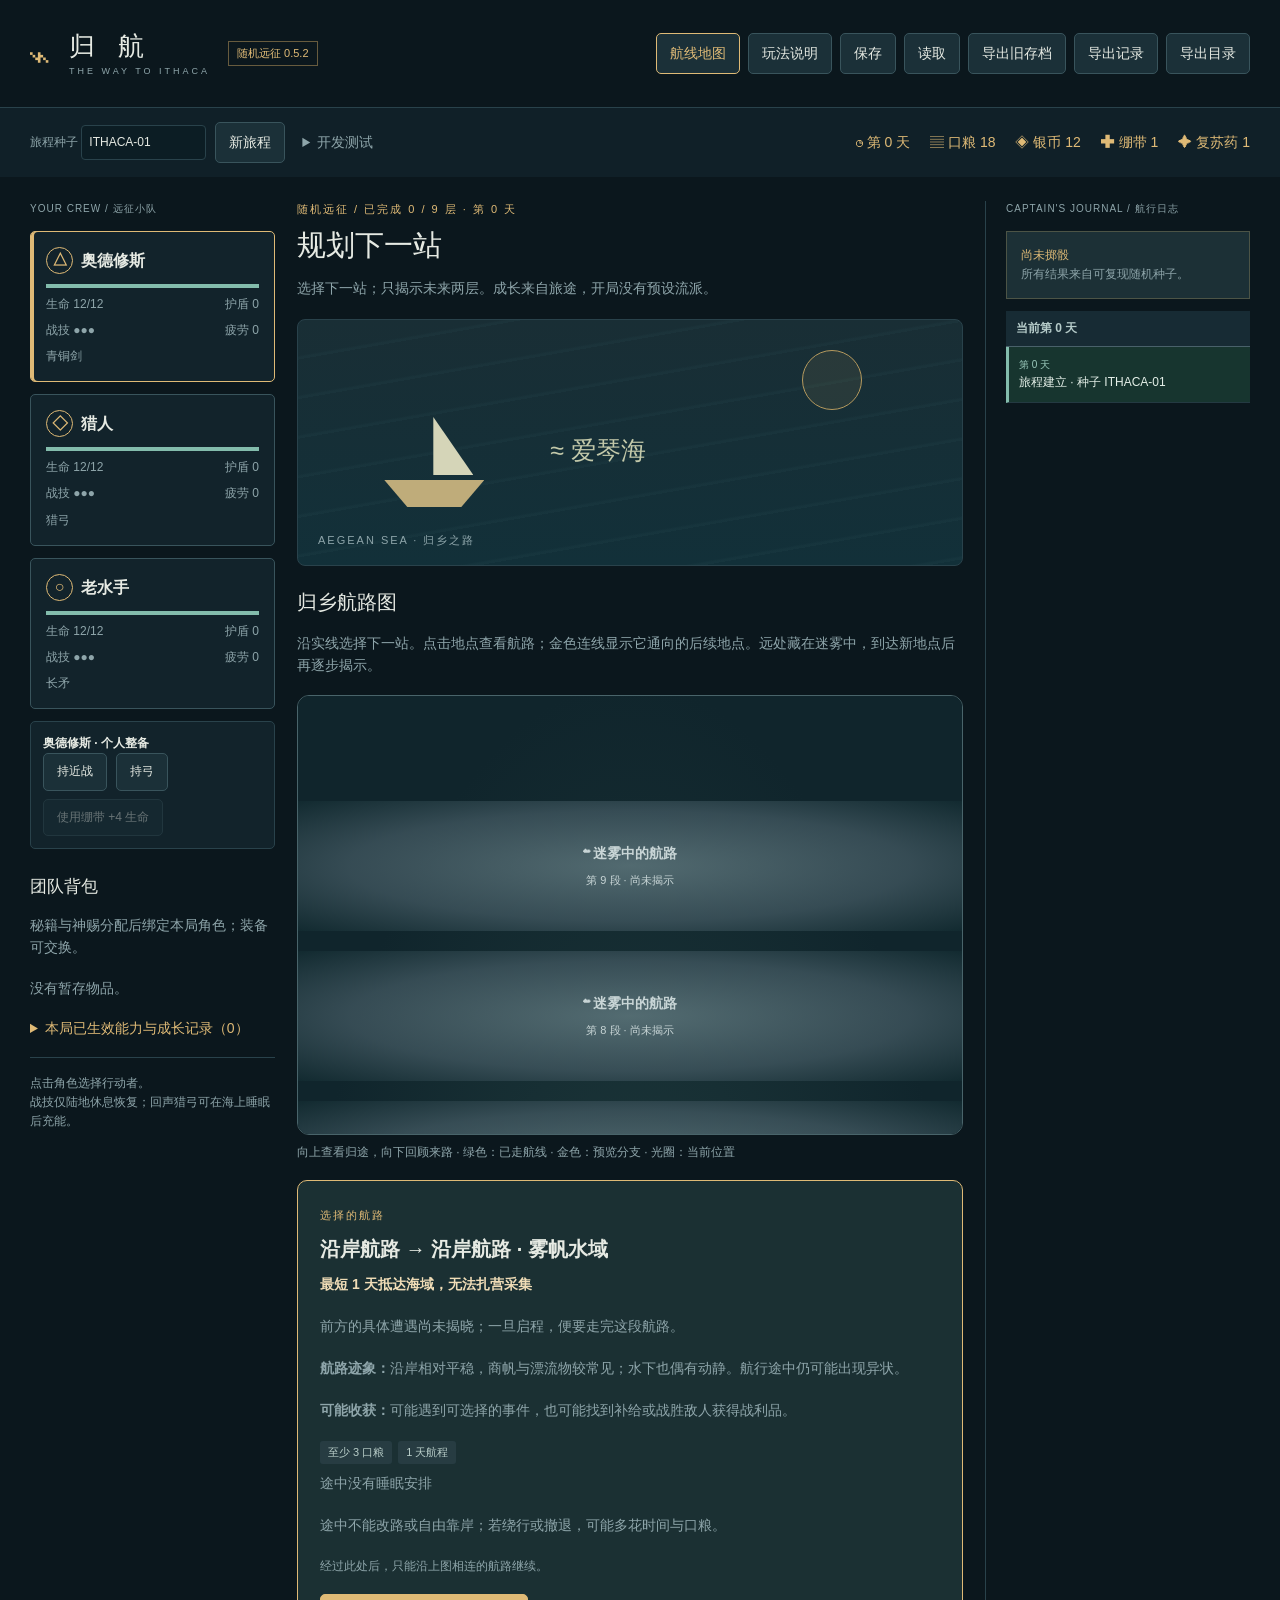
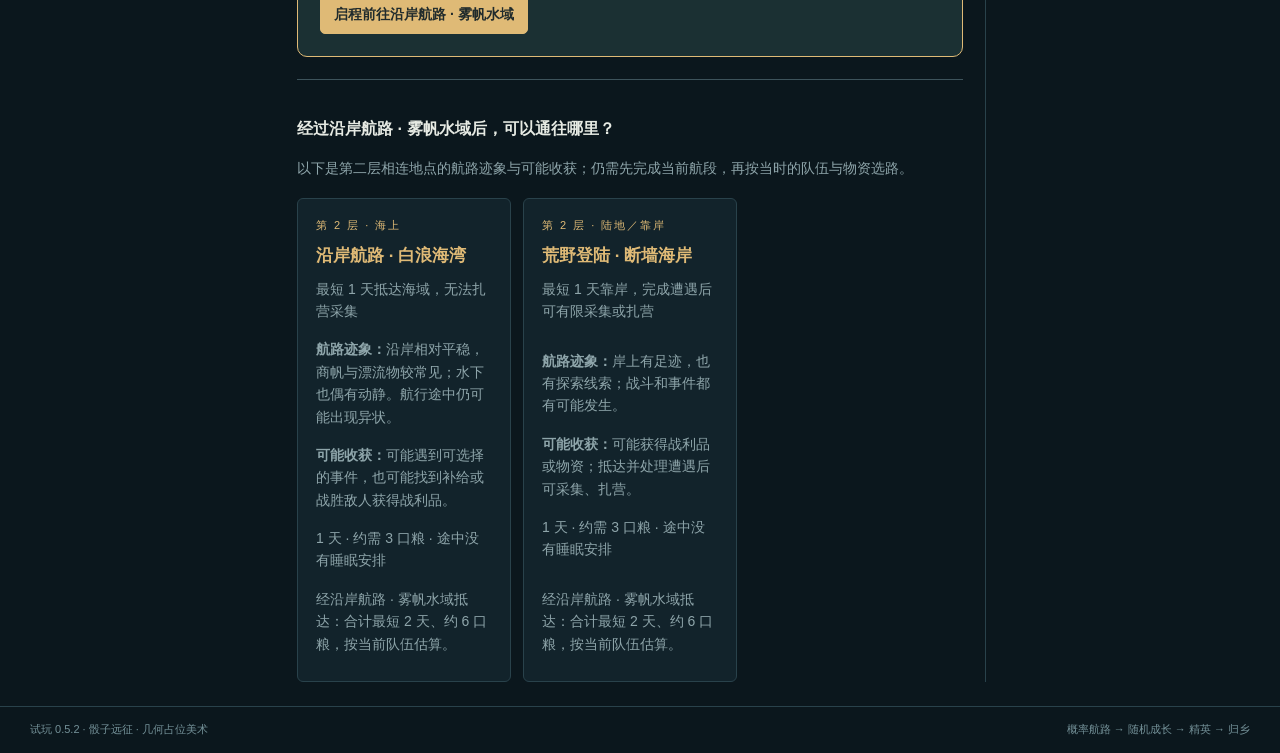
<file: index.html>
<!doctype html>
<html lang="zh-CN"><head><meta charset="utf-8"><meta name="viewport" content="width=device-width,initial-scale=1"><title>归航 · 骰子远征原型</title><style>

:root{color-scheme:dark;--bg:#0b171d;--panel:#12232b;--line:#29424b;--muted:#8ea5aa;--gold:#dfba76;--text:#e6eae3;--red:#d47c69;--teal:#83bcac}*{box-sizing:border-box}body{margin:0;background:var(--bg);color:var(--text);font:14px/1.6 "Microsoft YaHei",sans-serif}header{padding:20px 30px;border-bottom:1px solid var(--line);display:flex;justify-content:space-between;align-items:center}.brand{display:flex;align-items:center;gap:18px}.brand strong{font:26px Georgia,serif;letter-spacing:8px}.brand small{display:block;color:var(--muted);font-size:9px;letter-spacing:3px}.sigil{color:var(--gold);font-size:42px}.version{font-size:11px;color:var(--gold);border:1px solid #675b3e;padding:3px 8px}button,select,input{font:inherit}button{background:#1b3038;color:var(--text);border:1px solid #39545c;border-radius:5px;padding:8px 13px;cursor:pointer;transition:.15s}button:hover:not(:disabled){border-color:var(--gold);background:#293b3d;transform:translateY(-1px)}button:disabled{opacity:.4;cursor:not-allowed}button.primary{background:var(--gold);border-color:var(--gold);color:#202b2c;font-weight:bold}button.danger{border-color:#925e50;color:#f0ad98}nav{display:flex;gap:8px}input,select{background:#0c1d24;border:1px solid var(--line);color:var(--text);padding:7px;border-radius:4px}input{width:125px}.toolbar{display:flex;align-items:center;gap:9px;padding:14px 30px;flex-wrap:wrap;background:#102028}.toolbar label{color:var(--muted);font-size:12px}#resources{margin-left:auto;display:flex;gap:20px;color:var(--gold)}main{display:grid;grid-template-columns:245px minmax(430px,1fr) 265px;gap:22px;padding:24px 30px;max-width:1700px;margin:auto}aside,.center{min-width:0}.section-label{color:var(--muted);font-size:10px;letter-spacing:1px;margin-bottom:14px}.crew-card{width:100%;text-align:left;margin-bottom:12px;padding:15px;background:var(--panel);position:relative}.crew-card.selected{border-color:var(--gold);box-shadow:inset 3px 0 var(--gold)}.crew-card .name{font-size:16px;font-weight:bold}.portrait{display:inline-flex;width:27px;height:27px;align-items:center;justify-content:center;border:1px solid currentColor;border-radius:50%;margin-right:8px;color:var(--gold)}.stats{display:flex;justify-content:space-between;color:var(--muted);font-size:12px;margin-top:7px}.bar{height:4px;background:#314147;margin:10px 0 5px}.bar i{display:block;height:100%;background:var(--teal)}.bad{color:var(--red)}.good{color:var(--teal)}.note{font-size:12px;color:var(--muted);padding:16px 0;border-top:1px solid var(--line);margin-top:16px}.equipment{padding:12px;background:var(--panel);border:1px solid var(--line);border-radius:5px;font-size:12px}.equipment select{max-width:100%;margin:5px 0}.eyebrow{font-size:11px;letter-spacing:2px;color:var(--gold)}h1{font-family:Georgia,"Microsoft YaHei",serif;font-weight:normal;font-size:29px;margin:4px 0 6px}h2{font-size:20px;font-weight:normal;margin:4px 0 14px}p{color:var(--muted);margin:8px 0 18px}#scene{position:relative;min-height:230px;border:1px solid var(--line);border-radius:8px;overflow:hidden;background:linear-gradient(180deg,#192e35,#123039);margin:20px 0}.sea-art{height:245px;position:relative;background:repeating-linear-gradient(170deg,transparent 0 35px,#284b522d 37px 39px)}.sun{position:absolute;right:15%;top:30px;width:60px;height:60px;border-radius:50%;border:1px solid #b69a5e;background:#b99b591a}.ship{position:absolute;left:13%;bottom:58px;width:100px;height:27px;background:#bfac7a;clip-path:polygon(0 0,100% 0,77% 100%,23% 100%)}.sail{position:absolute;left:calc(13% + 49px);bottom:90px;width:40px;height:58px;background:#d5d5b8;clip-path:polygon(0 0,100% 100%,0 100%)}.sea-caption{position:absolute;bottom:15px;left:20px;font-size:11px;color:var(--muted);letter-spacing:2px}.route-grid{display:grid;grid-template-columns:repeat(3,1fr);gap:12px}.route-card{border:1px solid var(--line);background:var(--panel);padding:18px;border-radius:6px;display:flex;flex-direction:column;gap:8px}.route-card h3{margin:0;color:var(--gold);font-size:17px}.route-card p{font-size:12px;flex:1;margin:0 0 8px}.route-card .route-icon{font-size:26px;color:var(--teal)}.route-card button{width:100%}.pills{display:flex;gap:6px;flex-wrap:wrap}.pill{font-size:11px;padding:3px 8px;border-radius:3px;background:#273c42;color:#b9cec9}.battlefield{padding:18px;min-height:225px}.lanes{display:grid;gap:6px;grid-template-columns:repeat(5,1fr)}.land-lanes{grid-template-columns:repeat(4,1fr)}.lane{min-height:146px;border:1px dashed #43606a;border-radius:5px;padding:8px 5px;text-align:center;background:#12252c55}.lane-label{color:var(--muted);font-size:10px;margin-bottom:15px}.unit{display:block;padding:7px 4px;margin:6px auto;border:1px solid #b48b6d;background:#553f3544;color:#f1baa0;border-radius:4px;max-width:130px;font-size:12px}.unit.active{outline:2px solid var(--gold)}.unit.ally{border-color:#6b9f99;color:#aadbd0;background:#2e686444}.shape{display:block;font-size:24px;line-height:1.2}.intent{margin:12px 0 0;background:#302e2a;padding:10px;color:#e3bf83;border-left:3px solid var(--gold);font-size:12px}.action-grid{display:grid;grid-template-columns:repeat(3,1fr);gap:8px}.action-grid button{text-align:left;min-height:70px}.action-grid button small{display:block;color:var(--muted);font-size:11px;margin-top:4px}.action-head{display:flex;justify-content:space-between;align-items:center;margin:22px 0 10px}.target-select{display:flex;gap:10px;margin:10px 0;align-items:center;flex-wrap:wrap}.target-select label{font-size:12px;color:var(--muted)}.target-select input{width:auto}.end-turn{display:flex;justify-content:space-between;align-items:center;margin-top:15px;border-top:1px solid var(--line);padding-top:15px}.end-turn span{font-size:12px;color:var(--muted)}.journal{border-left:1px solid var(--line);padding-left:20px}#logs{height:620px;overflow:auto;scrollbar-width:thin}.log{font-size:12px;padding:10px 0;border-bottom:1px solid #243a42;color:#a9bdbe}.log time{display:block;color:#637f86;font-size:10px}.log.roll{color:#dfc48e}#lastRoll{padding:14px;background:#1c3036;border:1px solid #4c5446;margin-bottom:12px;font-size:12px;color:var(--gold);min-height:60px}.notice{border-left:3px solid var(--teal);padding:12px 16px;background:#17302f;margin:14px 0}.notice p{margin:4px 0}.stack{display:flex;gap:9px;flex-wrap:wrap}.progress{display:flex;gap:8px;margin-bottom:12px}.progress i{height:5px;flex:1;background:#33464b}.progress i.done{background:var(--gold)}footer{border-top:1px solid var(--line);padding:14px 30px;color:#749198;font-size:11px;display:flex;justify-content:space-between}dialog{max-width:660px;width:90%;max-height:85vh;background:var(--panel);color:var(--text);border:1px solid var(--gold);border-radius:9px;padding:28px}dialog::backdrop{background:#020b10bb}dialog li{margin:10px 0;color:#b8c9c8}#toast{position:fixed;bottom:30px;left:50%;transform:translateX(-50%);background:var(--gold);color:#14252b;padding:12px 24px;border-radius:5px;display:none;z-index:20}.muted{color:var(--muted)}.subline{font-size:12px}.map-label{position:absolute;left:38%;top:45%;font-size:25px;color:#c3c9aa}.reward{border:1px solid var(--gold);padding:18px;border-radius:6px;background:#333729}.reward select{margin:10px 0}.inventory-line{padding:7px 0;border-bottom:1px solid var(--line)}@media(max-width:1100px){main{grid-template-columns:220px 1fr}.journal{grid-column:1/-1;border-left:0;border-top:1px solid var(--line);padding:18px 0}#logs{height:200px}}@media(max-width:720px){header{padding:14px;flex-wrap:wrap;gap:10px}.toolbar{padding:12px}main{display:block;padding:14px}#crew{display:grid;grid-template-columns:repeat(3,1fr);gap:6px}.crew-card{padding:8px}.crew-card .name{font-size:12px}.portrait{display:none}.stats{font-size:10px;gap:2px;flex-wrap:wrap}.route-grid{grid-template-columns:1fr}.action-grid{grid-template-columns:repeat(2,1fr)}.journal{margin-top:20px}.version{display:none}#resources{margin:5px 0}footer span{display:none}.note{display:none}}

/* Journal: distinguish the active round and the last resolved action. */
.log-divider{position:sticky;top:0;padding:8px 10px;background:#172b34;color:#b5cbc9;font-size:12px;font-weight:bold;border-bottom:1px solid #49616a;z-index:1}
.log.current-round{background:#17352f;border-left:3px solid var(--teal);padding:10px;color:#e5f0e9}
.log.past-round{padding:10px;color:#91a5ab}
.log.latest-action{background:#3b3322;border-left:3px solid var(--gold);color:#fff0ca;padding:10px}
.log.latest-action time{color:#dfba76}.log.current-round time{color:#9bc9bc}
.resolution{position:fixed;right:18px;bottom:18px;width:min(460px,calc(100vw - 28px));z-index:25;border:2px solid var(--gold);border-radius:10px;background:#11242d;box-shadow:0 12px 48px #000a}
.resolution[hidden]{display:none}.resolution-head{display:flex;gap:8px;align-items:center;padding:12px;background:#263b3e;border-radius:8px 8px 0 0}.resolution-head>div{flex:1}.resolution-head small,.resolution-head strong{display:block}.resolution-head small{color:var(--gold)}.resolution-head strong{font-size:15px}.resolution-head button{padding:5px 9px}.resolution-body{padding:12px;max-height:44vh;overflow:auto}.check-card{padding:12px;margin-bottom:10px;border:1px solid #56897b;background:#183c34;border-radius:6px}.check-card>div{display:flex;gap:10px;justify-content:space-between}.check-card p{margin:6px 0;font-size:12px}.check-card .check-math{font-size:16px;color:#fff}.check-outcome{font-weight:bold;white-space:nowrap}.check-bad{background:#422b28;border-color:#c38873}.resolution-event{font-size:13px;border-left:3px solid var(--gold);padding-left:10px}.resolution-body details{font-size:12px;color:var(--muted)}.resolution-body summary{cursor:pointer}#toast{z-index:40}
@media(max-width:720px){.resolution{right:14px;bottom:12px}.resolution-body{max-height:34vh}}
.map-layer{margin:22px 0;border-left:3px solid var(--teal);padding-left:14px}.future-layer{border-color:#697f89;background:#12242c;padding:12px}.future-layer button{display:none}.map-layer .route-grid{grid-template-columns:repeat(auto-fit,minmax(210px,1fr))}.bag-item{padding:12px;margin:10px 0;background:#173039;border:1px solid #385561;border-radius:7px}.bag-item p{font-size:12px;line-height:1.6}.bag-item .pill{display:inline-block;margin-top:7px}.bag-item button{font-size:11px;padding:7px}.bag-item small{color:var(--muted)}.event-options{display:grid;gap:12px}.event-options button{text-align:left;padding:18px;line-height:1.6}.event-options small{display:block;color:var(--gold)}.dev-tests{position:relative}.dev-tests[open]{display:flex;flex-wrap:wrap;gap:6px}.dev-tests summary{cursor:pointer;padding:8px;color:var(--muted)}#inventory h2{font-size:17px;margin-top:24px}#inventory summary{cursor:pointer;color:var(--gold);line-height:1.7}.danger{border-color:#b37c62}button small{white-space:normal}.toolbar{flex-wrap:wrap}.route-card p{overflow-wrap:anywhere}
.route-chart{position:relative;overflow:hidden;margin:20px 0;background:radial-gradient(ellipse at center,#203c3e 0,#10252c 72%);border:1px solid #49646a;border-radius:12px}.chart-lines{position:absolute;inset:0;width:100%;height:100%;pointer-events:none}.chart-lines line{stroke-width:2;stroke:#50686d}.chart-lines .reachable-edge{stroke:#9eb6ab;stroke-width:3}.chart-lines .chosen-edge{stroke:var(--gold);stroke-width:4}.chart-lines .future-edge{stroke-dasharray:5 6}.chart-origin{position:absolute;left:50%;top:15px;transform:translateX(-50%);text-align:center;background:#142e34;padding:4px 14px;border-radius:10px;min-width:140px}.chart-origin b,.chart-origin small{display:block}.chart-origin small{color:var(--muted);font-size:11px}.chart-node{position:absolute;transform:translate(-50%,-22px);width:145px;text-align:center;z-index:2}.chart-node button,.node-symbol{display:block;margin:auto;width:46px;height:46px;padding:0;border-radius:50%;border:2px solid #657b7b;background:#183039;color:#b0c5bb;font-size:24px;line-height:42px}.chart-node b,.chart-node small{display:block;background:#142c31;margin:5px auto 0;width:fit-content;padding:2px 5px;border-radius:3px;font-size:12px}.chart-node small{color:var(--muted);font-size:10px}.chart-node.reachable button{border-color:var(--teal);cursor:pointer}.chart-node.previewed button{border-color:var(--gold);box-shadow:0 0 20px #dfba763b;color:var(--gold)}.chart-node.unreachable{opacity:.5}.map-fog{position:absolute;left:0;right:0;bottom:0;height:95px;display:flex;flex-direction:column;align-items:center;justify-content:center;background:linear-gradient(0deg,#82989770,#41595ee6 55%,#41595e00);color:#c1d1d2}.map-fog small{margin-top:7px;font-size:11px}.route-detail{padding:22px;border:1px solid var(--gold);border-radius:10px;background:#1b3033}.route-detail h3{font-size:20px;margin:8px 0}.arrival-detail{color:#f0ddb7;font-weight:bold}.route-detail p{line-height:1.7}@media(max-width:600px){.chart-node{width:95px}.chart-node b{font-size:11px}.chart-node small{font-size:9px}.route-detail{padding:14px}}

.encounter-story,.phase-banner{padding:18px 20px;margin:14px 0;border:1px solid var(--gold);border-left:4px solid var(--gold);border-radius:8px;background:#203536}.encounter-story p{font-size:16px;line-height:1.9}.phase-banner b{color:var(--gold)}.phase-banner p{margin:8px 0 0;line-height:1.7}.healing-hint{padding:10px 12px;background:#173b35;border-radius:6px;font-size:12px;color:#b9d8cb}

header{position:sticky;top:0;z-index:30}#routeMap{border-color:var(--gold);color:var(--gold)}.long-map-scroll{height:440px;overflow-y:auto;overscroll-behavior:contain;border:1px solid #49646a;border-radius:12px;scrollbar-color:#698480 #10252c}.long-map-scroll .route-chart{margin:0;border:0;border-radius:0}.long-map-scroll .chart-lines .travelled-edge{stroke:#6dd3a4;stroke-width:5}.visited-node .node-symbol{border-color:#6dd3a4;color:#6dd3a4}.current-node .node-symbol,.current-node button{box-shadow:0 0 0 6px #ddba7640;border-color:var(--gold);color:var(--gold)}.fog-layer{position:absolute;left:0;right:0;height:130px;display:flex;flex-direction:column;align-items:center;justify-content:center;background:radial-gradient(ellipse,#718a90aa,#3f555ecc 60%,#122a30);color:#c8d5d6}.fog-layer small{font-size:11px;margin-top:8px}.map-legend{font-size:12px;color:var(--muted)}#routeMapDialog{width:min(920px,95vw);max-height:94vh;padding:20px}#routeMapDialog .long-map-scroll{height:65vh;min-height:280px}.map-dialog-tools{display:flex;justify-content:flex-end;gap:10px;position:sticky;top:0;background:#11242d;padding-bottom:10px}#routeMapDialog::backdrop{background:#000b}@media(max-width:600px){header nav{flex-wrap:wrap}.long-map-scroll{height:380px}#routeMapDialog{padding:12px}}

.quality-1{border-color:#83939a}.quality-2{border-color:#69bb85;color:#80d79c}.quality-3{border-color:#6aa9e9;color:#92c8ff}.quality-4{border-color:#cd9af2;color:#e0b8ff}

.victory-summary{border:1px solid #c4a660;border-radius:12px;padding:20px;margin:18px 0;background:linear-gradient(135deg,#233e39,#162b31)}.victory-summary h2{color:#e8d59b}.following-routes{border-top:1px solid #3d535b;padding-top:18px;margin-top:22px}.route-forecast p{font-size:14px;line-height:1.6}

.intent{font-size:14px;line-height:1.8;border:1px solid #b68c50;border-left:5px solid #f0bd66;background:#322b24;padding:14px}.intent strong{font-size:17px;color:#ffe2aa}.intent small{display:block;color:#d1c0a5}

.battlefield .lanes{margin-top:16px}.intent:first-child{margin-top:0}

</style></head>
<body><header><div class="brand"><span class="sigil">⌁</span><div><strong>归 航</strong><small>THE WAY TO ITHACA</small></div><span class="version">随机远征 0.5.2</span></div><nav><button id="routeMap">航线地图</button><button id="help">玩法说明</button><button id="save">保存</button><button id="load">读取</button><button id="legacyExport">导出旧存档</button><button id="export">导出记录</button><button id="exportFolder" title="选择保存试玩记录的文件夹">导出目录</button></nav></header>
<div class="toolbar"><label>旅程种子 <input id="seed" value="ITHACA-01" maxlength="40"></label><button id="new">新旅程</button><details class="dev-tests"><summary>开发测试</summary><button id="seaTest">海战测试</button><button id="landTest">倒地与陆战测试</button><button id="buildTest">蓄势流派测试</button><button id="chainTest">连战测试</button><button id="recruitTest">补员测试</button></details><span id="resources"></span></div>
<main><aside><div class="section-label">YOUR CREW / 远征小队</div><div id="crew"></div><div id="equipment"></div><div id="inventory"></div><div class="note">点击角色选择行动者。<br>战技仅陆地休息恢复；回声猎弓可在海上睡眠后充能。</div></aside><section class="center"><div id="heading"></div><div id="scene"></div><div id="choices"></div><div id="actions"></div></section><aside class="journal"><div class="section-label">CAPTAIN'S JOURNAL / 航行日志</div><div id="lastRoll"></div><div id="logs"></div></aside></main>
<footer>试玩 0.5.2 · 骰子远征 · 几何占位美术 <span>概率航路 → 随机成长 → 精英 → 归乡</span></footer>
<section id="resolution" class="resolution" aria-label="本次动作与检定结果" aria-live="polite" hidden></section>
<dialog id="routeMapDialog"><div class="map-dialog-tools"><button id="mapCurrent">回到当前位置</button><button id="closeRouteMap">关闭地图</button></div><div id="routeMapContent"></div></dialog><dialog id="dialog"><div id="dialogContent"></div><button id="closeDialog">返回旅程</button></dialog><div id="toast" role="status"></div>
<script>
(function(root){'use strict';
const VERSION='0.2-html.4';
const ITEMS={quiver:{name:'精制箭袋',desc:'弓箭伤害 +1'},grip:{name:'平衡握柄',desc:'熟练武器命中 +1'},cloak:{name:'守护披风',desc:'普通与完美防御护盾 +2'},echo:{name:'回声猎弓',desc:'伤害 d6+2；消耗一次充能额外 +d6，海陆睡眠恢复'},insight:{name:'雅典娜的洞察',desc:'一次主动命中检定获得优势，用后消失'}};
Object.assign(ITEMS,{focus:{name:'蓄势之赐',type:'boon',desc:'本局常驻：消耗瞄准的主动攻击命中后额外 +1d6 伤害；暴击时该骰也翻倍。不占饰品位。'},sureShot:{name:'神射之赐',type:'boon',desc:'本局常驻：消耗瞄准的主动攻击获得命中优势；与贴身或远射劣势抵消。不占饰品位。'}});
const ROUTES={island:{name:'靠岸 · 无名荒岛',days:1,slots:[1],sleep:[],risk:0,dest:'island'},coast:{name:'两日沿岸航路',days:2,slots:[1,1],sleep:[1],risk:30,dest:'city'},ocean:{name:'四日外海航路',days:4,slots:[1,2,1,1],sleep:[1,3],risk:60,dest:'city'},ferry:{name:'沿岸接驳',days:1,slots:[1],sleep:[],risk:30,dest:'city'}};
Object.assign(ROUTES,{strait:{name:'后段 · 两日海峡',days:2,slots:[1,1],sleep:[1],risk:40,dest:'home'},deep:{name:'后段 · 三日深海',days:3,slots:[1,2,1],sleep:[1],risk:65,dest:'home'}});
const AREAS=['A 撤离点','B 海滩','C 林缘','D 林地'];
const clone=x=>JSON.parse(JSON.stringify(x));
function hash(t){let n=2166136261;for(const c of String(t)){n=Math.imul(n^c.charCodeAt(0),16777619)}return n>>>0||1}
function makeHero(id,name){return{id,name,hp:12,max:12,ac:12,sp:3,ap:0,shield:0,fatigue:0,watch:0,weapon:id===1?'bow':'melee',trinket:null,boons:[],echo:false,charge:0,dead:false,out:false,down:0,downAt:-1,downDays:0,pos:1,carry:null,attackUsed:false,defUsed:false,aim:false,aimUsed:false,reaction:true}}
class Game{
 constructor(seed='ITHACA-01',mode='journey'){this.s={version:VERSION,seed,mode,rng:{combat:hash(seed+'combat'),world:hash(seed+'world')},phase:'map',place:'start',day:0,food:18,gold:12,bandages:1,revives:1,party:[makeHero(0,'奥德修斯'),makeHero(1,'猎人'),makeHero(2,'老水手')],selected:0,target:'e0',route:null,battle:null,logs:[],commands:[],draws:[],collected:[],reward:null,pending:null,notice:'在岔路前检查队伍。路线一旦选定，必须完成航程才能再次靠岸。',island:{gathers:2,stays:0,cleared:false},city:{food:12,bandages:2,revives:2},insight:false,done:false,chain:0};this.log('旅程建立 · 种子 '+seed);if(mode==='build'){this.s.party[1].boons=['focus','sureShot'];this.s.collected.push('focus','sureShot');this.startBattle('sea','test',false,false,32);this.s.selected=1;this.log('流派测试：猎人拥有蓄势之赐与神射之赐。先瞄准，下回合再攻击；伤害与命中优势无需战技点。')}if(mode==='sea')this.startBattle('sea','test');if(mode==='land'){this.startBattle('land','test',false,true);let h=this.s.party[1];h.hp=0;h.pos=2;h.downDays=2;h.ap=0;h.reaction=false;this.s.battle.enemies[0].pos=3;this.plan();this.log('陆战场景：猎人已倒地，本战无法行动；战后可用复苏药救治，剩余 2 次跨日结算。')}if(mode==='chain'){this.s.party[1].echo=true;this.s.party[1].charge=1;this.startBattle('sea','chain')} }
 static restore(s){if(!s||![VERSION,'0.2-html.3','0.2-html.2','0.2-html.1','0.1-html.1'].includes(s.version)||!Array.isArray(s.party)||s.party.length!==3||!s.rng||!Array.isArray(s.logs))throw Error('存档格式或版本不匹配');const g=Object.create(Game.prototype);g.s=clone(s);g.s.version=VERSION;g.s.revives??=1;g.s.city.revives??=2;for(const h of g.s.party){h.boons??=[];h.aimUsed??=!!h.aim;if(!['0.2-html.3',VERSION].includes(s.version)&&h.hp===0&&!h.dead)h.downDays=2;else h.downDays??=0;if(s.version!==VERSION)h.carry=null;}if(g.s.phase==='city')g.s.notice='城邦可补给与休息，准备好后选择后段航线。';return g}
 log(msg,kind='info'){this.s.logs.push({day:this.s.day,round:this.s.battle?.round||0,msg,kind,group:this.s.battle?'battle-'+(this.s.journalRound||0):'day-'+this.s.day});}
 reportCheck(label,faces,selected,mod,target,outcome,effect=''){let total=selected+mod;this.log(label+' · '+outcome+'：'+faces.join(' / ')+'，取 '+selected+'，加值 '+mod+'，合计 '+total+'；'+target+(effect?'；'+effect:''),'check');this.s.logs[this.s.logs.length-1].check={label,faces,selected,mod,total,target,outcome,effect}}
 skillCheck(label,mod,target,stream='combat'){let die=this.roll(6,label,stream),total=die+mod;this.reportCheck(label,[die],die,mod,'合计 ≥ '+target,total>=target?'成功':'失败');return total}
 attackReport(label,faces,selected,mod,ac){let outcome=selected===1?'大失败':selected===20?'大成功':selected+mod>=ac?'命中':'未命中';this.reportCheck(label,faces,selected,mod,'防护 '+ac+'（合计 ≥ 防护命中）',outcome,selected===1?'自然 1：必定未命中':selected===20?'自然 20：必定命中，伤害骰加倍':'自然 1 必失；自然 20 暴击')}
 roll(n,label,stream='combat'){let a=this.s.rng[stream];a=(Math.imul(a,1664525)+1013904223)>>>0;this.s.rng[stream]=a;let v=Math.floor(a/4294967296*n)+1;this.s.draws.push({n,v,label,stream});this.log(`${label} · d${n} → ${v}`,'roll');return v}
 alive(h){return !h.dead&&h.hp>0&&!h.out}
 wound(h){if(h.dead||h.hp>0)return;if(!h.downDays)h.downDays=2;h.ap=0;h.shield=0;h.reaction=false;h.carry=null;this.log(`${h.name}倒地退出本场战斗：战后需 1 份复苏药；再经过 ${h.downDays} 次跨日结算将永久死亡。`,'bad')}
 reviveHero(id){if(!['map','island','city','voyage','scout','reward','home','testEnd','chainRest','aftermath'].includes(this.s.phase))throw Error('只能在战斗结束后救治');let h=this.s.party[id];if(!h||h.dead||h.hp>0)throw Error('请选择仍可救治的倒地角色');if(this.s.revives<1)throw Error('需要 1 份复苏药');this.s.revives--;h.hp=Math.max(1,Math.ceil(h.max*0.3));h.downDays=0;h.down=0;h.out=false;this.log(`${h.name}使用 1 份复苏药，恢复 ${h.hp}/${h.max} 生命（30%，向上取整）；战技不恢复。`,'good')}
 live(){return this.s.party.filter(h=>!h.dead)}
 actor(){return this.s.party[this.s.selected]}
 enemy(id){return this.s.battle?.enemies.find(e=>e.id===id&&e.hp>0)}
 distance(h,e){return this.s.battle.type==='sea'?e.dist:Math.abs(h.pos-e.pos)}
 weapon(h){return h.weapon==='bow'?{name:h.echo?'回声猎弓':h.id===1?'猎弓':'普通弓',hit:h.id===1?2:0,add:(h.echo||h.id===1?2:0)+(h.trinket==='quiver'?1:0)}:{name:['青铜剑','短刀','长矛'][h.id],hit:h.id===1?0:2,add:[2,0,1][h.id]}}
 disadvantage(h,e){return h.weapon==='bow'&&(this.distance(h,e)===3||this.s.battle.enemies.some(x=>x.hp>0&&this.distance(h,x)===0))}
 preview(h,e,opts={}){let w=this.weapon(h),mod=w.hit-h.fatigue+(h.aim?3:0)+(w.hit&&h.trinket==='grip'?1:0),dis=this.disadvantage(h,e),adv=!!opts.insight||h.aim&&h.boons.includes('sureShot');let count=0,total=dis!==adv?400:20;for(let i=1;i<=20;i++){if(total===20){if(i!==1&&(i===20||i+mod>=e.ac))count++}else for(let j=1;j<=20;j++){let k=dis?Math.min(i,j):Math.max(i,j);if(k!==1&&(k===20||k+mod>=e.ac))count++}}return{chance:count/total,mod,dis:dis&&!adv,adv:adv&&!dis,add:w.add,aimBonusDice:h.aim&&h.boons.includes('focus')?1:0,aimAdvantage:h.aim&&h.boons.includes('sureShot')}}
 payDay(label){this.s.day++;for(const h of this.live()){if(h.hp===0&&h.downDays>0){h.downDays--;if(h.downDays===0){h.dead=true;this.log(h.name+'救治期限耗尽，永久死亡。','bad')}else this.log(`${h.name}仍未救治：再经过 ${h.downDays} 次跨日结算将永久死亡。`,'bad')}}if(this.s.party[0].dead){this.fail('奥德修斯未及时救治，永久死亡，远征结束。');return false}let need=this.live().length,ok=this.s.food>=need;this.s.food=Math.max(0,this.s.food-need);this.log(`${label} · 第 ${this.s.day} 天，消耗 ${need} 份口粮${ok?'':'；缺粮，清醒队员 −2 生命，本日无法恢复'}`);this.s.fed=ok;if(!ok){for(const h of this.live().filter(h=>h.hp>0)){h.hp=Math.max(0,h.hp-2);if(h.hp===0)this.wound(h)}if(!this.live().some(h=>h.hp>0)){this.fail('全队因缺粮失去行动能力');return false}}return true}
 sleep(land,guard=-1){if(!this.s.fed){this.log('本日缺粮，睡眠无法提供恢复。');return}for(const h of this.live()){if(h.id===guard||h.hp===0)continue;h.hp=Math.min(h.max,h.hp+(land?2:1));if(land)h.sp=3;if(h.echo)h.charge=1;h.fatigue=land?0:Math.max(0,h.fatigue-1);h.watch=0}this.log(land?'陆地睡眠：清醒休息者 +2 生命，战技点与武器次数补满。':'海上睡眠：清醒队员 +1 生命，特殊武器充能；战技点不恢复。')}
 fail(msg){this.s.phase='failed';this.s.notice=msg;this.log(msg,'bad')}
 startRoute(key){if(['strait','deep'].includes(key)&&this.s.phase!=='city')throw Error('需要抵达城邦后启程');let r=ROUTES[key];if(!r)throw Error('路线不存在');if(this.s.food<r.days*this.live().length)throw Error('口粮不足以支付最低航程');this.s.done=false;this.s.route={key,day:0,slot:0,paid:false,fights:0,variant:null};this.s.phase='voyage';this.s.notice=`已承诺${r.name}，共 ${r.days} 日；途中不能切换航线。`;this.log(this.s.notice);if(key==='deep'&&!this.s.deepReward){this.s.deepReward=true;this.offerReward('voyage')}}
 advance(){let p=this.s.route,r=ROUTES[p.key];if(!p.paid){if(!this.payDay(r.name))return;p.paid=true;p.slot=0}if(p.slot>=r.slots[p.day]){p.day++;p.paid=false;p.slot=0;p.variant=null;if(p.day>=r.days){this.arrive();return}if(r.sleep.includes(p.day))this.sleep(false);else this.log('今晚仍在赶路，无法睡眠。');this.s.notice=`第 ${p.day} 段航行结束。${r.sleep.includes(p.day)?'已完成海上睡眠。':'本夜无法睡眠。'}准备开始下一日。`;return}if(p.key==='island'){this.startBattle('land','landing');return}let d=this.roll(100,'航路遭遇','world');let lootEnd=r.risk+(r.risk===60?15:10);this.reportCheck('航路遭遇',[d],d,0,`1～${r.risk}：海兽；${r.risk+1}～${lootEnd}：补给；${lootEnd+1}～100：平静`,d<=r.risk?'遭遇海兽':d<=lootEnd?'发现补给':'平静通过');if(d<=r.risk){if(p.variant===null){p.fights++;p.variant=['strait','deep'].includes(p.key)?(p.key==='deep'&&p.fights>1?38:32):(p.fights>1?26:20)}let lead=this.s.party.find(h=>this.alive(h)),check=this.skillCheck('察觉',(lead.id===0?2:0)-lead.fatigue,6,'world');if(check>=6){this.s.phase='scout';this.s.notice='提前发现海兽：距离 2，准备冲刺。可以绕开、偷袭或直接接战。'}else this.startBattle('sea','route',false,false,p.variant)}else{if(d<=r.risk+(r.risk===60?15:10)){this.s.food+=3;this.log('打捞漂流物，获得 3 份口粮。');this.s.notice='找到漂流补给，口粮 +3。'}else{this.log('平静航行，通过当前遭遇段。');this.s.notice='这一段海面平静，可以继续前进。'}p.slot++;p.variant=null}}
 arrive(){let r=ROUTES[this.s.route.key];if(r.dest==='home'){this.startBattle('sea','finale',false,false,44);this.s.notice='归乡海峡的守门巨兽拦住去路。击败它即可完成本版旅程；撤退后仍需重新挑战。';return}this.s.place=r.dest;this.s.phase=r.dest;this.s.notice=r.dest==='city'?'抵达城邦。补给与全队休息后，可选择后段航线继续归途。':'抵达荒岛。这里可以采集、扎营，也可能引来新的危险。';if(r.dest==='city'){this.s.done=true;this.s.gold+=this.s.route.key==='ocean'?6:this.s.route.key==='coast'?2:0;this.log('抵达城邦，完成本段旅程。');if(this.s.route.key==='ocean')this.offerReward('city')}this.s.route=null}
 offerReward(next){let pool=Object.keys(ITEMS).filter(x=>!this.s.collected.includes(x)),choices=[];while(pool.length&&choices.length<3){let i=this.roll(pool.length,'成长选项','world')-1;choices.push(pool.splice(i,1)[0])}if(!choices.length){this.s.phase=next;return}this.s.reward={choices,next};this.s.phase='reward'}
 camp(kind,guard){if(!this.payDay(kind==='gather'?'采集一天':'扎营一天'))return;let i=this.s.island;if(kind==='gather'){i.gathers--;let h=this.s.party[1];let v=this.skillCheck('采集',2-h.fatigue,6,'world');if(v>=6){this.s.food+=6;this.log('采集成功，获得 6 份口粮。')}else this.log('采集失败，没有获得口粮。')}for(const h of this.live()){if(kind==='rest'&&h.id===guard){h.watch++;if(h.watch>=2)h.fatigue=Math.min(2,h.fatigue+1)}else h.watch=0}let threshold=Math.max(0,Math.min(i.stays+1,4)-(kind==='rest'&&guard>=0?1:0));i.stays++;let d=this.roll(6,'野外危险','world');this.reportCheck('野外危险',[d],d,0,`骰面 ≤ ${threshold} 遇敌，其余平安`,d<=threshold?'遭遇敌人':'平安');if(d<=threshold){this.log('营地出现掠夺者！本次睡眠中断。','bad');this.startBattle('land','camp',false,true)}else{if(kind==='rest')this.sleep(true,guard);this.s.notice=kind==='rest'?'这一夜平安结束，恢复已结算。':'采集结束。继续停留会增加野外风险。'}}
 startBattle(type,context,surprise=false,single=false,hp=26){const sea={id:'e0',name:hp===44?'海峡守门巨兽':hp===38?'甲壳海兽':hp===32?'深水海兽':hp===20?'浅湾幼兽':'礁湾海兽',hp,max:hp,ac:hp===38?12:hp===44?11:hp===32?10:8,hit:hp>=38?3:hp===20?1:2,add:hp>=38?3:hp===20?1:2,dist:2,pos:3,kind:'beast',cursor:0,bites:0,lastRush:false};let enemies=type==='sea'?[sea]:[{id:'e0',name:'掠夺者',hp:14,max:14,ac:8,hit:2,add:1,pos:2,kind:'raider',cursor:0},...(!single?[{id:'e1',name:'投石手',hp:10,max:10,ac:8,hit:1,add:0,pos:3,kind:'slinger',cursor:1}]:[])];this.s.battle={type,context,enemies,round:surprise?0:1,surprise,moved:false};for(const h of this.s.party){h.out=false;h.pos=1;h.carry=null;h.shield=0;h.aimUsed=false;h.down=0;h.downAt=-1}this.s.phase='battle';this.s.target='e0';this.s.selected=this.s.party.find(h=>this.alive(h))?.id||0;this.beginRound();this.log(`进入${type==='sea'?'海':'陆'}战${surprise?' · 突袭阶段':''}`)}
 beginRound(){this.s.journalRound=(this.s.journalRound||0)+1;let b=this.s.battle;b.moved=false;for(const h of this.s.party){h.ap=this.alive(h)?b.surprise?2:3:0;h.attackUsed=false;h.defUsed=false;h.reaction=this.alive(h);h.aimUsed=false}for(const e of b.enemies)e.reaction=e.hp>0;this.plan()}
 plan(){let b=this.s.battle,active=this.s.party.filter(h=>this.alive(h));for(const e of b.enemies){if(e.hp<=0||!active.length)continue;let candidates=active;if(b.type==='land'&&e.kind==='raider'){let same=active.filter(h=>h.pos===e.pos);if(same.length)candidates=same}let t=[...candidates].sort((a,c)=>(a.id-e.cursor+3)%3-(c.id-e.cursor+3)%3)[0];if(b.type==='sea'&&e.dist>0)e.intent={type:e.lastRush?'move':'rush',target:t.id};else if(b.type==='land'&&this.distance(t,e)>(e.kind==='slinger'?2:0))e.intent={type:'move',target:t.id};else e.intent={type:[32,44].includes(e.max)&&(e.bites+1)%2===0?'sweep':'attack',target:t.id};}}
 hurt(h,n){let absorbed=Math.min(h.shield,n);h.shield-=absorbed;h.hp=Math.max(0,h.hp-(n-absorbed));this.log(`${h.name}：护盾抵挡 ${absorbed}，生命损失 ${n-absorbed}，剩余 ${h.hp}/${h.max}`);if(h.hp===0)this.wound(h)}
 enemyAttack(e,t,reaction=false,sweep=false,keep=false){let dis=e.kind==='slinger'&&this.distance(t,e)===0;let a=this.roll(20,e.name+(reaction?'借机':'')+'命中'),second=dis?this.roll(20,'贴身劣势'):null,v=second===null?a:Math.min(a,second),mod=e.hit-(e.cover?3:0),reduce=e.press?2:0;if(!keep){e.cover=false;e.press=false}this.attackReport(e.name+(reaction?'借机攻击':'攻击')+' → '+t.name,second===null?[a]:[a,second],v,mod,t.ac);if(v===1||v!==20&&v+mod<t.ac){this.log(`${e.name}未命中${t.name}（${v}${mod>=0?'+':''}${mod} 对 ${t.ac}）。`);return}let dmg=this.roll(6,e.name+'伤害')+(v===20?this.roll(6,'暴击额外伤害'):0)+(sweep?0:e.add);this.hurt(t,Math.max(0,dmg-reduce))}
 check(){let b=this.s.battle;if(this.s.party[0].dead){this.fail('奥德修斯死亡，远征结束。');return true}if(!this.s.party.some(h=>this.alive(h))){if(this.s.party.some(h=>h.out&&!h.dead&&h.hp>0)){this.finishBattle(false);return true}this.fail('全队失去行动能力，远征结束。');return true}if(b.enemies.every(e=>e.hp<=0)){this.finishBattle(true);return true}return false}
 finishBattle(win){let b=this.s.battle,ctx=b.context;for(const h of this.s.party){h.shield=0;h.carry=null;h.ap=0;h.down=0;h.out=false}this.log(win?'战斗胜利。':'已脱离战斗，未通过当前遭遇。',win?'good':'bad');for(const h of this.live().filter(h=>h.hp===0))this.log(`${h.name}等待战后救治：复苏药恢复 30% 生命，剩 ${h.downDays} 次跨日结算。`,'bad');this.s.battle=null;this.s.notice=win?'战斗结束，生命与消耗的资源不会自动补满。':'撤退增加了一天消耗；你仍处于原路线，继续前进会重新检定。';if(ctx==='test'){this.s.phase='testEnd';return}if(ctx==='chain'){if(win&&this.s.chain===0){this.s.chain=1;this.s.phase='chainRest'}else this.s.phase='testEnd';return}if(!win){this.s.phase='aftermath';this.s.retreatPending=ctx;this.s.notice='已脱离战斗。先救治倒地队员，再继续撤退结算；继续将经过 1 天并消耗口粮。';return}this.completeBattleExit(ctx,win)}
 completeBattleExit(ctx,win){if(ctx==='finale'){if(win){this.s.phase='home';this.s.done=true;this.s.route=null;this.s.notice='守门巨兽被击败，远征船驶入归乡港。本版两段旅程完成。';this.log(this.s.notice,'good')}else{let p=this.s.route,r=ROUTES[p.key];p.day=r.days-1;p.slot=r.slots[p.day];p.paid=true;this.s.phase='voyage';this.s.notice='已脱离守门巨兽，继续前进将再次挑战。'}return}if(ctx==='route'){if(win){this.s.gold+=2;this.s.route.slot++;this.s.route.variant=null}this.s.phase='voyage';if(win){this.s.firstReward=true;this.offerReward('voyage')}}else if(ctx==='landing'){if(win){this.s.gold+=2;this.s.island.cleared=true;this.s.route=null;this.s.place='island';this.s.phase='island';if(!this.s.firstReward){this.s.firstReward=true;this.offerReward('island')}}else this.s.phase='voyage'}else this.s.phase='island'}
 actionCost(action){return {attack:2,strong:3,cover:2,press:2,slow:2,aim:2,defend:2,shipBack:3,shipForward:3,safe:3,escape:3}[action]??1}
 reason(action,args={}){let h=this.actor(),b=this.s.battle;if(!b||this.s.phase!=='battle')return '不在战斗中';if(['rescue','carry','drop'].includes(action))return '倒地者退出本战，战后使用复苏药救治';if(!this.alive(h))return '该角色无法行动';let attack=['attack','strong','cover','press','slow'].includes(action),cost=this.actionCost(action);if(h.ap<cost)return `需要 ${cost} 点行动`;if(h.carry!==null&&!['defend','drop','moveBack','moveForward','retreat'].includes(action))return '搬运时无法进行此行动';if(attack){let e=this.enemy(args.target||this.s.target);if(!e)return '请选择存活敌人';if(h.aimUsed)return '本轮已瞄准，下回合才能主动攻击';if(h.attackUsed)return '本轮攻击机会已用尽';let d=this.distance(h,e);if(h.weapon==='melee'&&d!==0||h.weapon==='bow'&&d>3)return '目标不在武器射程内';if(['cover','slow'].includes(action)&&h.weapon!=='bow')return '需要弓';if(action==='press'&&h.weapon!=='melee')return '需要近战武器';if(action==='press'&&h.id!==0||action==='slow'&&h.id!==1)return '角色未掌握该战技';if(['strong','cover','press','slow'].includes(action)&&h.sp<1)return '战技点不足';if(args.echo&&(!h.echo||h.charge<1||h.weapon!=='bow'))return '特殊武器未充能';if(args.insight&&!this.s.insight)return '没有洞察神赐'}if(action==='aim'&&(h.aim||h.aimUsed||h.attackUsed))return h.aim?'已有瞄准，不能叠加':h.attackUsed?'本轮已攻击，不能再瞄准':'本轮已瞄准';if(action==='defend'&&h.defUsed)return '本轮已防御';if(['shipBack','shipForward','safe','escape'].includes(action)){if(b.type!=='sea')return '仅海战可用';if(b.moved)return '本轮全队机动已用';if(action==='safe'&&(h.id!==2||h.sp<1))return '需要老水手与 1 战技点';if(action==='escape'&&b.enemies.some(e=>e.hp>0&&e.dist<4))return '所有敌人须在距离 4'}if(['moveBack','moveForward','carry','drop','retreat'].includes(action)&&b.type!=='land')return '仅陆战可用';if(action==='moveBack'&&h.pos===0||action==='moveForward'&&h.pos===3)return '已到区域边界';if(action==='retreat'&&(h.pos!==0||b.enemies.some(e=>e.hp>0&&e.pos===0)))return '需到达没有敌人的 A 区';if(action==='drop'&&h.carry===null)return '没有搬运队友';if(['rescue','carry','heal'].includes(action)){let t=this.s.party[args.ally];if(!t||t.dead||t.out)return '请选择有效队友';if(b.type==='land'&&h.pos!==t.pos)return '需要在同一区域';if(['rescue','carry'].includes(action)&&(t.hp>0||this.s.party.some(x=>x.carry===t.id)))return '目标未倒地或已被搬运';if(action==='heal'&&(t.hp<=0||t.hp>=t.max||this.s.bandages<1))return '需要绷带与受伤且清醒的目标'}return ''}
 act(action,args={}){let err=this.reason(action,args);if(err)throw Error(err);let h=this.actor(),b=this.s.battle;let attacks=['attack','strong','cover','press','slow'];if(attacks.includes(action)){let e=this.enemy(args.target||this.s.target),p=this.preview(h,e,args),half=['cover','press','slow'].includes(action);h.ap-=this.actionCost(action);h.attackUsed=true;h.aim=false;if(['strong','cover','press','slow'].includes(action)){h.sp--;this.log(`${h.name}使用${{strong:'强力攻击',cover:'掩护射击',press:'压制打击',slow:'牵制射击'}[action]} · 消耗 1 战技点，剩余 ${h.sp}/3（陆地睡眠恢复）。`)}let echo=!!args.echo;if(echo)h.charge--;if(args.insight)this.s.insight=false;let a=this.roll(20,h.name+'命中'),second=p.dis||p.adv?this.roll(20,p.dis?'劣势':'优势'):null,v=second===null?a:p.dis?Math.min(a,second):Math.max(a,second);if(second!==null)this.log(`${h.name}${p.dis?'劣势':'优势'}命中：d20 [${a}, ${second}]，取${p.dis?'低':'高'}值 ${v}，加值 ${p.mod}，合计 ${v+p.mod} 对防护 ${e.ac}。`);else if((args.insight||p.aimAdvantage)&&this.disadvantage(h,e))this.log('命中优势与距离劣势抵消，本次只掷一颗命中骰。');this.attackReport(h.name+' → '+e.name,second===null?[a]:[a,second],v,p.mod,e.ac);if(v===1||v!==20&&v+p.mod<e.ac){this.log(`${h.name}未命中（${v}+${p.mod} 对 ${e.ac}）。`);return}if(p.aimBonusDice)this.log('蓄势之赐触发：伤害额外 +1d6，暴击时骰数翻倍。','good');let num=(1+(action==='strong'?1:0)+(echo?1:0)+p.aimBonusDice)*(v===20?2:1),sum=p.add;for(let i=0;i<num;i++)sum+=this.roll(6,h.name+(v===20?'暴击':'')+'伤害');if(half)sum=Math.floor(sum/2);e.hp=Math.max(0,e.hp-sum);this.log(`${h.name}命中${e.name}，造成 ${sum} 伤害${v===20?' · 暴击':''}。`,'good');if(action==='cover')e.cover=true;if(action==='press')e.press=true;if(action==='slow'){e.slow=true;e.slowUntil=b.round+1}this.check();return}
 if(action==='defend'){h.ap-=this.actionCost(action);h.defUsed=true;let v=this.roll(20,h.name+'防御判定'),dice=[],bonus=v!==1&&h.trinket==='cloak'?2:0;if(v!==1){dice.push(this.roll(6,h.name+'护盾骰'));if(v===20)dice.push(this.roll(6,h.name+'大成功额外护盾骰'))}let n=dice.reduce((a,x)=>a+x,0)+bonus;h.shield+=n;this.reportCheck(h.name+'防御',[v],v,0,'自然 1：0 护盾；2～19：1d6 护盾；自然 20：2d6 护盾',v===1?'大失败':v===20?'大成功':'成功',dice.length?`护盾骰 [${dice.join(' + ')}]${bonus?' + 装备 '+bonus:''} = ${n} 护盾；本轮结束清除`:'防御失误，无护盾');this.log(`${h.name}获得 ${n} 护盾。`)}
 if(action==='aim'){h.ap-=this.actionCost(action);h.aim=true;h.aimUsed=true;this.log(h.name+'瞄准：本轮不能主动攻击；自身下一次主动攻击命中 +3，跨回合与战斗保留、不可叠加；命中或未命中均消耗，借机攻击不消耗。')}
 if(action==='switch'){h.ap--;h.weapon=h.weapon==='bow'?'melee':'bow';this.log(h.name+'切换为'+this.weapon(h).name)}
 if(['shipBack','shipForward','safe','escape'].includes(action)){h.ap-=this.actionCost(action);b.moved=true;if(action==='escape'){let v=this.skillCheck('脱离检定',(h.id===2?2:0)-h.fatigue,6);if(v>=6)this.finishBattle(false);else this.log('脱离失败，战斗继续。');return}if(action==='safe'){h.sp--;this.log(`${h.name}使用稳舵脱离 · 消耗 1 战技点，剩余 ${h.sp}/3。`)}let back=action!=='shipForward';if(back&&action!=='safe')for(const e of b.enemies){if(e.hp>0&&e.dist===0&&e.reaction&&this.alive(h)){e.reaction=false;this.enemyAttack(e,h,true);if(this.check())return}}if(!this.alive(h)){this.log('操船者倒地，移动取消。');return}for(const e of b.enemies)e.dist=Math.max(0,Math.min(4,e.dist+(back?1:-1)));this.log(`${h.name}${back?'操船后撤':'操船前进'}一档${action==='safe'?'，避免借机攻击':''}。`)}
 if(['moveBack','moveForward'].includes(action)){h.ap-=h.carry!==null?2:1;for(const e of b.enemies){if(e.hp>0&&e.pos===h.pos&&e.kind!=='slinger'&&e.reaction&&this.alive(h)){e.reaction=false;this.enemyAttack(e,h,true);if(this.check())return}}if(!this.alive(h))return;h.pos+=action==='moveBack'?-1:1;if(h.carry!==null)this.s.party[h.carry].pos=h.pos;this.log(h.name+'移动至'+AREAS[h.pos])}
 if(action==='heal'){h.ap--;this.s.bandages--;let t=this.s.party[args.ally];t.hp=Math.min(t.max,t.hp+4);this.log(h.name+'用绷带治疗'+t.name)}
 if(action==='retreat'){h.ap--;h.out=true;this.log(h.name+'撤离战场。');this.check()}}
 endTurn(){let b=this.s.battle;if(b.surprise){for(const h of this.s.party)h.shield=0;b.surprise=false;b.round=1;this.beginRound();return}if(this.check())return;for(const e of b.enemies){if(e.hp<=0)continue;let intent=e.intent,t=this.s.party[intent.target];if(!this.alive(t)){this.log(e.name+'预告目标已失效，行动落空。');continue}if(['move','rush'].includes(intent.type)){let rushDie=intent.type==='rush'?this.roll(6,e.name+'冲刺'):null;let n=intent.type==='rush'?(rushDie===6?3:2):1;if(rushDie!==null)this.reportCheck(e.name+'冲刺',[rushDie],rushDie,0,'1～5：移动 2 档；6：移动 3 档，不会失败',rushDie===6?'大成功':'成功',e.slow?'受牵制：移动再减 1':'本轮只移动，不攻击');if(e.slow){n=Math.max(0,n-1);e.slow=false}e.lastRush=intent.type==='rush';if(b.type==='sea')e.dist=Math.max(0,e.dist-n);else {if(n>0){for(const h of this.s.party){if(this.alive(h)&&h.pos===e.pos&&h.weapon==='melee'&&h.reaction&&h.carry===null){h.reaction=false;let w=this.weapon(h),v=this.roll(20,h.name+'借机命中'),mod=w.hit-h.fatigue+(w.hit&&h.trinket==='grip'?1:0);this.attackReport(h.name+'借机攻击 → '+e.name,[v],v,mod,e.ac);if(v!==1&&(v===20||v+mod>=e.ac)){let dmg=this.roll(6,'借机伤害')+(v===20?this.roll(6,'借机暴击'):0)+w.add;e.hp=Math.max(0,e.hp-dmg);this.log(h.name+'借机造成 '+dmg+' 伤害')}if(this.check())return;if(e.hp<=0)break} }if(e.hp>0)e.pos+=Math.sign(t.pos-e.pos)}}this.log(e.name+`移动 ${n} 档，本轮不攻击。`)}else{e.lastRush=false;e.bites=(e.bites||0)+1;e.cursor=(t.id+1)%3;if(intent.type==='sweep'){if(e.dist===0){for(const h of this.s.party.filter(x=>this.alive(x))){this.enemyAttack(e,h,false,true,true);if(this.check())return}e.cover=false;e.press=false}else this.log('距离改变，扫击落空。')}else if(this.distance(t,e)<=(e.kind==='slinger'?2:0)){this.enemyAttack(e,t);if(this.check())return}else this.log(e.name+'目标超出射程，预告攻击落空。')}}for(const h of this.s.party)h.shield=0;for(const e of b.enemies){e.cover=false;e.press=false;if(e.slowUntil<=b.round)e.slow=false}b.round++;this.beginRound();this.log('第 '+b.round+' 回合开始。')}
 dispatch(cmd,args={}){this.s.commands.push({cmd,args:clone(args)});if(cmd==='revive'){this.reviveHero(args.ally);return}if(cmd==='continueRetreat'){if(this.s.phase!=='aftermath')throw Error('当前没有撤退结算');let ctx=this.s.retreatPending;delete this.s.retreatPending;if(!this.payDay('撤退与重新组织'))return;this.completeBattleExit(ctx,false);return}if(cmd==='select'){if(!this.s.party[args.id])throw Error('角色不存在');this.s.selected=args.id;return}if(cmd==='target'){this.s.target=args.id;return}if(cmd==='action'){this.act(args.action,args);return}if(cmd==='end'){if(this.s.phase!=='battle')throw Error('不在战斗中');this.endTurn();return}if(cmd==='route'){if(!['map','island','city'].includes(this.s.phase))throw Error('尚未抵达路线节点');if(this.s.phase==='island'&&args.key!=='ferry'||this.s.phase==='map'&&!['island','coast','ocean'].includes(args.key)||this.s.phase==='city'&&!['strait','deep'].includes(args.key))throw Error('此处没有这条路线');this.startRoute(args.key);return}if(cmd==='advance'){if(this.s.phase!=='voyage')throw Error('不在航行阶段');this.advance();return}if(cmd==='scout'){if(this.s.phase!=='scout')throw Error('当前没有侦察遭遇');if(args.choice==='bypass'){let h=this.s.party[2],v=this.skillCheck('绕行',(this.alive(h)?3:1)-(this.alive(h)?h.fatigue:0),6);if(v>=6){this.s.route.slot++;this.s.route.variant=null;this.s.phase='voyage';this.s.notice='绕开海兽，通过当前遭遇段，没有战利品。';return}}let surprise=false;if(args.choice==='ambush'){let h=this.actor();if(!this.alive(h))throw Error('该角色不能组织偷袭');surprise=this.skillCheck('偷袭',(h.id===1?2:0)-h.fatigue,5)>=5}this.startBattle('sea','route',surprise,false,this.s.route.variant);return}if(cmd==='reward'){let r=this.s.reward;if(this.s.phase!=='reward'||!r.choices.includes(args.item))throw Error('奖励不可用');let h=this.s.party[args.hero];if(!h||h.dead)throw Error('需要存活角色');let key=args.item;this.s.collected.push(key);if(ITEMS[key].type==='boon'){h.boons.push(key)}else if(key==='echo'){h.echo=true;h.charge=1}else if(key==='insight')this.s.insight=true;else {if(h.trinket)this.s.gold+=2;h.trinket=key}this.log(`${h.name}获得${ITEMS[key].name}。`,'good');this.s.phase=r.next;this.s.reward=null;return}if(cmd==='rest'||cmd==='gather'){if(this.s.phase!=='island')throw Error('需要抵达岛屿');if(cmd==='gather'&&(this.s.island.gathers<=0||!this.alive(this.s.party[1])))throw Error('采集机会耗尽或猎人无法行动');let g=Number(args.guard??-1);if(g>=0&&!this.alive(this.s.party[g]))throw Error('守夜者不能行动');this.camp(cmd==='rest'?'rest':'gather',g);return}if(cmd==='lodge'){if(this.s.phase!=='city'||this.s.gold<3)throw Error('需要城邦及 3 银币');this.s.gold-=3;if(this.payDay('城邦住宿'))this.sleep(true);return}if(cmd==='buy'){if(this.s.phase!=='city')throw Error('需要城邦');if(args.item==='food'){if(this.s.gold<2||this.s.city.food<3)throw Error('银币或库存不足');this.s.gold-=2;this.s.food+=3;this.s.city.food-=3;this.log('购买 3 份口粮。')}else if(args.item==='revive'){if(this.s.gold<6||this.s.city.revives<1)throw Error('银币或复苏药库存不足');this.s.gold-=6;this.s.city.revives--;this.s.revives++;this.log('购买 1 份复苏药。')}else{if(this.s.gold<3||this.s.city.bandages<1)throw Error('银币或库存不足');this.s.gold-=3;this.s.bandages++;this.s.city.bandages--;this.log('购买一份绷带。')}return}if(cmd==='sell'){let h=this.actor();if(this.s.phase!=='city'||!h.trinket)throw Error('没有可出售饰品');h.trinket=null;this.s.gold+=2;this.log('出售饰品，获得 2 银币。');return}if(cmd==='healOutside'){let h=this.actor();if(!['map','island','city','voyage','scout'].includes(this.s.phase)||!this.alive(h)||h.hp===h.max||this.s.bandages<1)throw Error('当前无法使用绷带');this.s.bandages--;h.hp=Math.min(h.max,h.hp+4);this.log(h.name+'使用绷带，恢复 4 生命。');return}if(cmd==='equip'){if(!['map','voyage','scout','island','city'].includes(this.s.phase))throw Error('战斗中换武器需要行动');this.actor().weapon=args.weapon;return}if(cmd==='transfer'){if(!['map','voyage','scout','island','city'].includes(this.s.phase))throw Error('只能战外分配');let h=this.actor(),t=this.s.party[args.to];if(!t||t.dead||h.dead)throw Error('角色无效');if(args.slot==='echo'){if(!h.echo||t.echo)throw Error('没有可转移的特殊武器');t.echo=true;t.charge=h.charge;h.echo=false;h.charge=0}else{let old=t.trinket;t.trinket=h.trinket;h.trinket=old}this.log('重新分配装备，使用次数保留。');return}if(cmd==='chain'){if(this.s.phase!=='chainRest')throw Error('没有后续测试战斗');if(!this.payDay('连战之间的海上过夜'))return;this.sleep(false);this.startBattle('sea','chain',false,false,32);return}throw Error('未知操作')}
}
const API={Game,ITEMS,ROUTES,AREAS,VERSION};if(typeof module!=='undefined')module.exports=API;root.Odyssey=API;
})(typeof globalThis!=='undefined'?globalThis:this);


</script><script>
(function(root){'use strict';
const GROWTH={
 blood:{name:'浴血攻击',type:'move',rarity:1,ap:2,sp:0,weapon:'melee',range:[0,0],attack:true,hp:2,dice:1,desc:'2 行动；近战、生命至少 3。支付 2 生命，攻击额外 +1d6；未命中也支付。'},
 longshot:{name:'远射',type:'move',rarity:1,ap:2,sp:0,weapon:'bow',range:[4,4],attack:true,half:true,desc:'2 行动；弓，距离必须为 4。劣势命中，伤害减半向下取整。'},
 charge:{name:'突进攻击',type:'move',rarity:2,ap:3,sp:1,weapon:'melee',range:[1,2],attack:true,land:true,desc:'3 行动 +1 战技；陆地近战。向 1～2 区外的目标突进并攻击，离开敌人会触发借机；倒地则中止。'},
 volley:{name:'连珠射击',type:'move',rarity:3,ap:3,sp:1,weapon:'bow',range:[0,3],attack:true,desc:'3 行动 +1 战技；弓。射击两个不同目标；仅第一发享受瞄准、回声和对应增幅。'},
 taunt:{name:'挑衅',type:'move',rarity:2,ap:2,sp:1,desc:'2 行动 +1 战技。将能打到自己的已预告单体攻击转向自己；不影响扫击。'},
 snipe:{name:'蓄势狙击',type:'move',rarity:3,ap:3,sp:1,weapon:'bow',range:[0,3],attack:true,dice:2,aim:true,desc:'3 行动 +1 战技；弓，需要已有瞄准。消耗瞄准攻击，额外 +2d6，可叠加蓄势之赐。'},
 focus:{name:'蓄势之赐',type:'boon',rarity:2,aimDice:1,desc:'消耗瞄准的攻击命中后额外 +1d6；额外骰参与暴击。'},
 sureShot:{name:'神射之赐',type:'boon',rarity:3,aimAdv:true,desc:'消耗瞄准的攻击获得优势，与距离劣势抵消。'},
 fortify:{name:'坚守之赐',type:'boon',rarity:1,retain:6,desc:'回合结束最多保留 6 护盾，战斗结束清空。'},
 counter:{name:'反击之赐',type:'boon',rarity:3,counter:true,desc:'距离 0 的攻击被护盾完全挡住后，持近战武器者消耗本轮反应进行普通近战反击。'},
 hunt:{name:'追猎之赐',type:'boon',rarity:1,slowDamage:2,desc:'命中受到牵制的敌人，固定伤害 +2（暴击不翻倍）。'},
 lucky:{name:'幸运之赐',type:'boon',rarity:2,reroll:true,desc:'每次主动攻击的伤害骰中，第一颗自然 1 自动重掷一次，接受新结果。'},
 tools:{name:'采集工具',type:'operation',rarity:1,gather:3,desc:'采集成功额外 +3 口粮，失败仍为 0。'},
 cookware:{name:'行军炊具',type:'operation',rarity:2,food:1,desc:'每次跨日口粮消耗减少 1，最低 1。'},
 merchant:{name:'海商凭证',type:'operation',rarity:2,discount:1,desc:'城邦商品减价 1 银币，最低 1；住宿与招募不打折。'},
 medicine:{name:'药师药箱',type:'operation',rarity:1,heal:2,desc:'绷带额外恢复 2 生命，不改变复苏药效果。'},
 bedding:{name:'防潮卧具',type:'operation',rarity:1,sleep:1,desc:'实际完成海上睡眠时，清醒休息者额外恢复 1 生命。'},
 ledger:{name:'战利品账册',type:'operation',rarity:3,gold:2,desc:'每场路线主要战斗首次胜利额外 +2 银币；扎营遭遇不提供收益。'}
};
const ENEMIES={
 ram:{name:'冲撞海兽',kind:'beast',hp:20,ac:8,hit:1,add:1,range:0},
 spike:{name:'射刺海兽',kind:'spike',hp:16,ac:8,hit:1,add:0,range:4},
 raider:{name:'掠夺者',kind:'raider',hp:14,ac:8,hit:2,add:1,range:0},
 slinger:{name:'投石手',kind:'slinger',hp:10,ac:8,hit:1,add:0,range:2}
};
const EVENTS={
 crate:{name:'漂流货箱',sea:true,risk:'偏安全 · 补给机会',choices:[['salvage','打捞：航海 d6＋专长−疲劳 ≥6；成功 +6 口粮、3 银币，失败 +2 口粮'],['leave','离开，不获得物资']]},
 reef:{name:'暗礁水道',sea:true,risk:'偏危险 · 航海检定',choices:[['detour','绕行：额外 1 日，消耗口粮，无睡眠'],['navigate','航海 d6＋专长−疲劳 ≥6；失败操船者损失 4 生命']]},
 fruit:{name:'野果林',risk:'偏安全 · 采集机会',choices:[['gather','额外 1 日采集：d6＋专长−疲劳 ≥6；成功 +6 口粮，失败 0'],['leave','离开，不消耗额外时间']]},
 shrine:{name:'受损神龛',risk:'偏安全 · 供奉换成长',choices:[['repair','支付 3 银币修复，获得成长三选一'],['leave','离开']]},
 trader:{name:'过路商船',sea:true,risk:'偏安全 · 一次交易',choices:[['purchase','支付 4 银币，获得未知随机成长'],['sell','出售 3 口粮，获得 2 银币'],['leave','离开']]},
 ruins:{name:'封闭遗迹',risk:'偏危险 · 可选陆战',choices:[['enter','进入已确认的陆地敌群，胜利获得成长三选一'],['leave','放弃探索']]},
 fisher:{name:'落难渔民',sea:true,risk:'偏安全 · 物资交换',choices:[['aid','支付 3 口粮援助，获得 6 银币'],['leave','离开']]},
 feast:{name:'祭典余宴',risk:'偏安全 · 治疗或口粮',choices:[['heal','清醒队员恢复 3 生命，不恢复战技或复活'],['pack','打包获得 6 口粮']]}
};
const EVENT_INTROS={crate:'船头前方漂着几只破损货箱，箱缝里露出口粮袋。要派人靠近打捞，还是继续赶路？',reef:'海水变浅，船底附近浮起白色浪花。前方的暗礁水道需要小心掌舵，也可以多花一天绕开。',fruit:'林中垂着成串野果，附近似乎没有人烟。花一天寻找可食用的果实，或许能补上口粮。',shrine:'一座破损的神龛立在岬角，祭台上落满碎石。修复它需要银币，也许会得到回应。',trader:'一艘挂着商旗的船示意靠拢。船主愿意交易，但不会提前透露那份神秘货物。',ruins:'山岩间露出一道封闭遗迹的入口，里面传来脚步声。队伍可以先查看威胁，再决定是否深入。',fisher:'几名渔民在破船旁挥手求援。他们急需口粮，并承诺用银币答谢。',feast:'城外的祭典刚刚散去，桌上还有剩余食物。队伍可以在此进食疗伤，或把食物装袋带走。'};
for(const [id,intro] of Object.entries(EVENT_INTROS))EVENTS[id].intro=intro;
const MAP={layers:9,weights:{battle:4,event:3,island:2,temple:1},names:{battle:'已确认敌群',event:'未知遭遇',island:'无名荒岛',temple:'海岸神庙',city:'城邦港口',elite:'精英据点',boss:'归乡海峡'}};
const RARITY={1:{name:'常见',weight:6,price:4},2:{name:'少见',weight:3,price:6},3:{name:'稀有',weight:1,price:8}};
const API={GROWTH,ENEMIES,EVENTS,MAP,RARITY};if(typeof module!=='undefined')module.exports=API;root.ExpeditionContent=API;
})(typeof globalThis!=='undefined'?globalThis:this);

</script><script>
(function(root){'use strict';
const C=typeof module!=='undefined'?require('./content.js'):root.ExpeditionContent;
Object.assign(C.RARITY,{1:{name:'普通',weight:60,price:4},2:{name:'精良',weight:30,price:6},3:{name:'稀有',weight:9,price:8},4:{name:'史诗',weight:1,price:12}});
C.LOOT_WEIGHTS={small:[70,25,5,0],normal:[45,35,18,2],elite:[10,35,45,10],boss:[0,20,50,30]};
Object.assign(C.GROWTH.taunt,{ap:1,desc:'1 行动＋1 战技，每人每轮一次。将本轮攻击或突进可及的敌方单体攻击转向自己，可接着防御；不影响扫击。'});
C.GROWTH.counter.desc='距离 0 的敌方攻击命中且护盾实际吸收至少 1 伤害，自身仍清醒并持近战时，消耗本轮反应反击；不要求全挡住。';
C.GROWTH.hunt.aimSlow=true;
C.GROWTH.hunt.desc='攻击已受牵制者伤害 +2。消耗瞄准的主动攻击命中后施加牵制，持续至下一轮末；新施加状态不加成本次伤害。';
Object.assign(C.GROWTH,{
 rupture:{name:'破甲打击',type:'move',rarity:2,ap:2,sp:1,weapon:'melee',attack:true,status:'exposed',desc:'2 行动＋1 战技；近战普通攻击，命中使敌人防护 −2，持续至下一轮末，不叠加。'},
 pin:{name:'绊足箭',type:'move',rarity:2,ap:2,sp:1,weapon:'bow',attack:true,half:true,status:'slow',desc:'2 行动＋1 战技；弓，半伤并施加牵制。任何学会者均可使用。'},
 feint:{name:'佯攻',type:'move',rarity:1,ap:2,sp:0,weapon:'melee',attack:true,half:true,status:'cover',desc:'2 行动；近战半伤，命中使敌人本轮下一次攻击命中 −3，不消耗战技。'},
 sacrifice:{name:'孤注一掷',type:'move',rarity:4,ap:3,sp:0,weapon:'melee',attack:true,hp:3,dice:2,desc:'3 行动；近战、生命至少 4。先支付 3 生命，攻击额外 +2d6；未命中仍支付。'},
 bloodlust:{name:'浴血之赐',type:'boon',rarity:2,bloodDice:1,desc:'支付生命的攻击命中后额外 +1d6，参与暴击；反应攻击不生效。'},
 execution:{name:'收割之赐',type:'boon',rarity:3,killHeal:2,desc:'主动攻击击杀敌人后，自身恢复 2 生命；不会超过生命上限。'},
 bulwark:{name:'壁垒之赐',type:'boon',rarity:2,defShield:2,desc:'主动防御非大失败时额外获得 2 护盾，可与披风和坚守配合。'},
 ambusher:{name:'先机之赐',type:'boon',rarity:2,openingHit:2,desc:'每场战斗自己的第一次主动攻击命中 +2，未命中也消耗；反应不消耗。'},
 heart:{name:'战意之赐',type:'boon',rarity:4,killSp:1,desc:'每场战斗首次由自己主动攻击击杀敌人，恢复 1 战技，最多恢复至 3。'},
 calm:{name:'静心之赐',type:'boon',rarity:1,aimShield:2,desc:'使用瞄准时获得 2 护盾；按普通护盾清理，可与坚守配合。'},
 vengeance:{name:'复仇之赐',type:'boon',rarity:3,revenge:2,desc:'受到敌方攻击的实际生命伤害后蓄积复仇：下一次主动攻击命中伤害 +2；不叠加，未命中也消耗，战后清除。'},
 breaker:{name:'裂隙之赐',type:'boon',rarity:2,exposedDamage:2,desc:'攻击被破甲的目标，命中伤害固定 +2；可让队友先破甲再输出。'},
 pantry:{name:'密封粮桶',type:'operation',rarity:1,victoryFood:1,desc:'路线主要战斗首次胜利额外获得 1 口粮；营地不生效。'},
 tents:{name:'修补帐篷',type:'operation',rarity:2,landHeal:1,desc:'实际完成陆地睡眠的清醒队员额外恢复 1 生命，守夜者不受益。'},
 salvageKit:{name:'打捞绞盘',type:'operation',rarity:2,salvageGold:2,desc:'漂流货箱成功打捞额外获得 2 银币；失败没有额外银币。'},
 offering:{name:'祭司信物',type:'operation',rarity:3,cleanseDiscount:2,desc:'支付银币解除诅咒或修复受损神龛时费用减少 2，最低 1；不会减免其他交易。'}
});
C.EQUIPMENT={
 spearCharm:{name:'尖锋护符',type:'equipment',rarity:1,meleeAdd:1,desc:'饰品；近战伤害固定 +1。'},
 sight:{name:'鹰眼指环',type:'equipment',rarity:2,aimHit:2,desc:'饰品；消耗瞄准的主动攻击额外命中 +2。'},
 guardSeal:{name:'青铜盾徽',type:'equipment',rarity:2,defShield:1,retain:2,desc:'饰品；非大失败防御额外 +1 护盾，每轮最多保留 2 护盾；保留上限与坚守相加。'},
 bloodStone:{name:'赤铁坠饰',type:'equipment',rarity:3,bloodAdd:2,desc:'饰品；支付生命的主动攻击命中后伤害固定 +2。'},
 hunterMark:{name:'猎踪徽记',type:'equipment',rarity:2,slowDamage:1,desc:'饰品；攻击受到牵制的目标，伤害固定 +1。'},
 aegis:{name:'埃吉斯碎片',type:'equipment',rarity:4,openingShield:4,desc:'饰品；每场战斗开始获得 4 护盾，非每回合；仍按护盾规则清理。'}
};
C.SUPPLIES={
 rationParcel:{name:'干粮包',type:'supply',rarity:1,food:4,desc:'领取立即获得 4 口粮，可重复。'},
 bandageParcel:{name:'洁净绷带',type:'supply',rarity:1,bandages:1,desc:'领取立即获得 1 绷带，可重复。'},
 silverPurse:{name:'商旅钱袋',type:'supply',rarity:2,gold:5,desc:'领取立即获得 5 银币，可重复。'},
 reviveParcel:{name:'复苏药匣',type:'supply',rarity:3,revives:1,desc:'领取立即获得 1 复苏药，可重复；不会自动复活队员。'}
};
Object.assign(C.ENEMIES,{
 shell:{name:'甲壳海兽',kind:'shell',hp:17,ac:11,hit:1,add:1,range:0,trait:'厚甲：防护较高，破甲与瞄准更有价值'},
 eel:{name:'电鳗',kind:'eel',hp:12,ac:8,hit:2,add:0,range:2,drain:true,trait:'电击：造成生命伤害时消耗目标 1 战技'},
 sentinel:{name:'持盾卫士',kind:'sentinel',hp:13,ac:11,hit:1,add:1,range:0,trait:'持盾：防护较高，常与远程敌人同行'},
 berserker:{name:'狂战掠夺者',kind:'berserker',hp:17,ac:7,hit:1,add:1,range:0,enrage:true,trait:'狂怒：生命不高于一半时攻击固定伤害额外 +2'}
});
// Encounters keep distinct answers to retreat: charge, ranged pressure, and slow armour.
for(const key of ['ram','raider','berserker']){C.ENEMIES[key].chargeAttack=true;C.ENEMIES[key].trait=(C.ENEMIES[key].trait||'')+' 突进攻击：移动 2～3 档，进入射程后同轮攻击；贴身后撤会追击 1 档并攻击。';}
C.ENEMIES.shell.range=2;C.ENEMIES.shell.trait+='；可向距离 0～2 喷吐碎石。';
Object.assign(C.GROWTH.longshot,{range:[0,4],half:false,farHalf:true,desc:'2 行动；弓，射程 0～4。0～3 为普通射击，距离 4 劣势且伤害减半；贴身仍可用但有劣势。'});
C.GROWTH.volley.desc='3 行动＋1 战技；射程 0～3。两箭可集中同一目标，也可分射；第一箭击杀后，指定同目标的第二箭不自动转移。仅第一箭消耗瞄准／回声，贴身有劣势。';
Object.assign(C.GROWTH,{
 bleedingArrow:{name:'倒钩射击',type:'move',rarity:1,ap:2,sp:0,attack:true,weapon:'bow',range:[0,3],half:true,bleed:2,desc:'2 行动，无需战技；弓，射程 0～3，贴身可用但劣势。半伤，命中施加 2 层流血：接下来两个敌方阶段各损失层数生命，上限 6 层。'},
 thunderArrow:{name:'雷鸣射击',type:'move',rarity:3,ap:3,sp:1,attack:true,weapon:'bow',range:[0,3],dice:1,lightning:true,desc:'3 行动＋1 战技；弓，射程 0～3，贴身仍可用但劣势。命中额外 +1d6；与主目标相隔至多 1 档的其他敌人各受 1d6 雷击。每个受击存活目标 d6≥5 麻痹：本轮命中 −3、移动 −1，不跳过整轮。'},
 barbed:{name:'荆棘之赐',type:'boon',rarity:1,bowBleed:1,desc:'每次主动弓箭命中施加 1 层流血，持续两个敌方阶段，上限 6；连珠两箭各可触发，反应与雷击溅射不触发。'},
 bloodScent:{name:'嗜血之赐',type:'boon',rarity:2,bleedDamage:2,desc:'命中已经流血的敌人，固定伤害 +2；本击新施加的流血不计。队友也可先施加流血。'},
 stormAim:{name:'雷云之赐',type:'boon',rarity:2,aimShock:1,desc:'消耗瞄准的主动攻击命中，必定麻痹目标至本轮末：命中 −3、移动 −1；不叠加、不跳过整轮。'},
 conductor:{name:'导雷之赐',type:'boon',rarity:2,shockDamage:2,desc:'主动攻击命中已麻痹的敌人，固定伤害 +2，自己获得 2 护盾；可由队友先麻痹。本击新施加的麻痹不计，溅射不触发。'}
});
// Structured event effects are shared by the rule engine and the choice descriptions.
const choice=(id,label,effect)=>({id,label,...effect});
const event=(name,intro,choices,extra={})=>({name,intro,risk:'未知遭遇 · 抉择',...extra,options:choices,choices:choices.map(c=>[c.id,c.label])});
C.EXTRA_EVENTS={
 healer:event('流浪医师','一位医师愿用药草换取旅费。',[choice('treat','支付 3 银币：全体清醒者恢复 4 生命',{costGold:3,heal:4}),choice('leave','继续赶路',{})]),
 arms:event('遗落兵器架','废弃营地里留着一架武器，搜寻也会消耗时间。',[choice('search','额外 1 天、耗粮且不睡眠：获得随机普通档战利品',{days:1,loot:'normal'}),choice('leave','直接离开',{})]),
 oracle:event('盲眼先知','先知听出了海神留下的印记，愿以祭仪指引归途。',[choice('cleanse','支付 3 银币：解除全部迷雾与迷航诅咒',{costGold:3,cleanse:true}),choice('gift','支付 5 银币：获得一次普通档战利品三选一',{costGold:5,loot:'normal',choose:true}),choice('leave','离开',{})]),
 altar:event('阿瑞斯祭坛','祭坛要求以自己的鲜血换取兵刃的启示。',[choice('blood','执行者支付 3 生命（至少 4）：战斗成长三选一',{costHp:3,loot:'elite',choose:true,combatOnly:true}),choice('leave','不献祭',{})]),
 cache:event('封存粮窖','石门后堆着干粮和药物，只能带走其中一批。',[choice('food','获得 6 口粮',{food:6}),choice('medicine','获得 2 绷带',{bandages:2})]),
 pilgrims:event('朝圣队伍','旅人请求借用口粮，并献出一路守护他们的符物。',[choice('trade','支付 4 口粮：获得随机普通档战利品',{costFood:4,loot:'normal'}),choice('leave','婉拒',{})]),
 poseidon:event('波塞冬的诅咒','海水倒映出三叉戟。海神要求祭品，否则将扰乱下一处分岔。',[choice('appease','支付 4 银币献祭，免受诅咒',{costGold:4,cleanse:true}),choice('endure','承受诅咒：前方地图遮蔽 2 段，下一处分岔随机选路',{fog:2,lost:1})],{incident:true,sea:true}),
 mist:event('骤起海雾','浓雾吞没了远方海岸，历史航线仍清晰记在日志里。',[choice('wait','额外 1 天、耗粮无睡眠：等待雾散',{days:1}),choice('sail','继续航行：遮蔽下一段前方地点，但仍可自行选路',{fog:1})],{incident:true,sea:true}),
 dolphins:event('海豚引航','海豚围绕船舷跃起，带来片刻安宁。',[choice('rest','全体清醒队员恢复 2 生命，不恢复战技',{heal:2}),choice('fish','顺势捕鱼：获得 3 口粮',{food:3})],{incident:true,sea:true}),
 wreck:event('漂来的遗物','一只密封匣随浪靠近，船员需要决定是否消耗物资打捞。',[choice('salvage','支付 2 口粮：获得随机小型档战利品',{costFood:2,loot:'small'}),choice('leave','让它漂走',{})],{incident:true,sea:true}),
 hermes:event('赫尔墨斯的交易','一名陌生旅人提出交换，他的货物也许值得冒险。',[choice('buy','支付 3 银币：普通档战利品三选一',{costGold:3,loot:'normal',choose:true}),choice('coin','接受旅费：获得 2 银币',{gold:2})],{incident:true}),
 rain:event('骤雨与漏水','船舱的药物即将受潮，船员只能优先抢救一批物资。',[choice('food','牺牲 2 口粮：保住药物（口粮不足不可选）',{costFood:2}),choice('medicine','损失最多 1 绷带，保住口粮',{loseBandage:1})],{incident:true,sea:true})
};
Object.assign(C.EVENTS,C.EXTRA_EVENTS);
if(typeof module!=='undefined')module.exports=C;root.ExpeditionContent=C;
})(typeof globalThis!=='undefined'?globalThis:this);

</script><script>
(function(root){'use strict';
const Core=typeof module!=='undefined'?require('./combat-core.js'):root.Odyssey;
const C=typeof module!=='undefined'?require('./content-pack.js'):root.ExpeditionContent;
const {GROWTH,ENEMIES,EVENTS,MAP,RARITY}=C;
const VERSION='0.5-expedition.2',SAVE_KEY='ithaca-expedition-v5';
const clone=x=>JSON.parse(JSON.stringify(x));
const ITEMS={...Core.ITEMS,...GROWTH,...C.EQUIPMENT,...C.SUPPLIES};
for(const k of ['quiver','grip','cloak','echo','insight'])ITEMS[k]={...ITEMS[k],type:'equipment',rarity:k==='echo'?3:k==='insight'?2:1};
const BASICS={attack:{ap:2,attack:true},strong:{ap:3,sp:1,attack:true,dice:1},cover:{ap:2,sp:1,weapon:'bow',attack:true,half:true,status:'cover'},press:{ap:2,sp:1,weapon:'melee',hero:0,attack:true,half:true,status:'press'},slow:{ap:2,sp:1,weapon:'bow',hero:1,attack:true,half:true,status:'slow'}};
function hash(t){let n=2166136261;for(const c of String(t))n=Math.imul(n^c.charCodeAt(0),16777619);return n>>>0||1}
class Game extends Core.Game{
 constructor(seed='ITHACA-01',mode='journey'){
  super(seed,mode);Object.assign(this.s,{version:VERSION,expedition:true,layer:0,map:[],bag:[],operations:[],growthLog:[],eventBag:[],lastEvent:null,event:null,currentNode:null,paidEncounters:[],emergencyUsed:false,recruitCount:0});
  this.s.rng={combat:hash(seed+'combat'),map:hash(seed+'map'),event:hash(seed+'event'),reward:hash(seed+'reward')};
  for(const h of this.s.party)h.moves=[];
  this.s.city={food:18,bandages:2,revives:2,goods:[],recruited:false};
  let logCount=this.s.logs.length;this.s.map=this.generateMap();this.s.logs.length=logCount;this.s.notice='选择下一站；只揭示未来两层。成长来自旅途，开局没有预设流派。';
  if(mode==='recruitTest'){let n=this.s.map[2].find(n=>n.type==='city');this.s.currentNode=n.id;this.s.layer=3;n.complete=true;this.s.phase='city';this.s.city=this.makeCity();this.s.gold=20;let h=this.s.party[1];h.hp=0;h.trinket='cloak';this.wound(h);this.payDay('开发场景：救治窗口一');this.payDay('开发场景：救治窗口二');this.s.notice='开发测试：猎人已永久死亡，披风回到背包。可花 8 银币招募替补；不会影响手动保存的旅程。';}

 }
 static restore(s){
  if(!s||![VERSION,'0.5-expedition.1'].includes(s.version)||!s.expedition||!Array.isArray(s.map)||s.map.length!==9||!Array.isArray(s.party)||s.party.length!==3||!s.rng||!['map','event','reward','combat'].every(k=>Number.isInteger(s.rng[k])))throw Error('这不是当前随机远征存档；旧存档仍可导出留存。');
  let g=Object.create(Game.prototype);g.s=clone(s);if(s.version==='0.3-expedition.1'){let rng=g.s.rng.map,logs=g.s.logs.length,draws=g.s.draws.length;g.connectMap(g.s.map);g.s.rng.map=rng;g.s.logs.length=logs;g.s.draws.length=draws;g.s.version=VERSION;}g.s.version=VERSION;return g;
 }
 roll(n,label,stream='combat'){return super.roll(n,label,stream==='world'?'event':stream)}
 pickWeighted(keys,weight,stream){let total=keys.reduce((s,k)=>s+weight(k),0),r=this.roll(total,'随机内容',stream);return keys.find(k=>(r-=weight(k))<=0)}
 generateMap(){let layers=[];for(let level=1;level<=MAP.layers;level++){
   let types;if(level===9)types=['boss'];else if(level===8)types=['elite','elite'];else if([1,4,7].includes(level))types=Array(this.roll(2,'候选数量','map')+1).fill('battle');
   else{types=[3,6].includes(level)?['city']:[];let n=this.roll(2,'候选数量','map')+1;while(types.length<n){let pool=Object.keys(MAP.weights).filter(k=>!types.includes(k));types.push(this.pickWeighted(pool,k=>MAP.weights[k],'map'))}}
   const nodes=types.map((type,i)=>{let sea=this.roll(2,'海陆地形','map')===1,days=type==='elite'?(i===0?1:3):type==='battle'&&sea?this.roll(2,'航程','map'):1;
    if(i===0)days=1;let node={id:`L${level}-${i}`,level,type,sea,days,sleep:days===2||days===3?[1]:[],name:MAP.names[type],complete:false};
    if(['city','island','temple','boss'].includes(type))node.sea=type==='boss';
    if(type==='event'){node.eventId=this.nextEvent();node.sea=!!EVENTS[node.eventId].sea;node.risk=EVENTS[node.eventId].risk}
    if(['battle','elite','boss'].includes(type)||node.eventId==='ruins')node.enemies=this.enemySet(level,node.sea,type==='elite',type==='boss');
    if(type==='elite'&&days===3)node.extraEnemies=this.enemySet(level,true,false,false);
    return node;});layers.push(nodes);
  }this.connectMap(layers);return layers}
 connectMap(layers){
  // A monotone spine keeps all nodes reachable without crossing every branch.
  for(let row=0;row<layers.length;row++)for(let i=0;i<layers[row].length;i++){
   let n=layers[row][i];n.next=[];n.lane=i;n.name=({city:['白帆城邦','石港城邦','灯塔城邦'],island:['橄榄荒岛','月湾荒岛','松林荒岛'],temple:['海岸神庙','断柱神庙','山岬神庙'],event:n.sea?['漂流海域','礁石水道','薄雾海湾']:['林间岔路','旧日海岸','荒野山岬'],battle:n.sea?['波纹海域','暗潮海湾','碎礁外海']:['林缘小径','石坡海岸','荒丘古道'],elite:n.sea?['深水海峡','远海险滩']:['荒崖古道','山岬遗址'],boss:['归乡海峡']}[n.type]||['未知地点'])[i%3];
   if(row===layers.length-1)continue;let next=layers[row+1],anchor=Math.round(i*(next.length-1)/Math.max(1,layers[row].length-1));n.next.push(next[anchor].id);
   if(next.length>1&&this.roll(2,'航线分支','map')===1){let neighbor=anchor===0?1:anchor===next.length-1?anchor-1:anchor+(this.roll(2,'分支方向','map')===1?-1:1);n.next.push(next[neighbor].id)}
  }
  // Cover any middle destination not reached by the spine.
  for(let row=1;row<layers.length;row++)for(let i=0;i<layers[row].length;i++)if(!layers[row-1].some(n=>n.next.includes(layers[row][i].id))){let parent=layers[row-1][Math.round(i*(layers[row-1].length-1)/Math.max(1,layers[row].length-1))];parent.next.push(layers[row][i].id)}
  // Every accessible fork has a one-day exit, including after food exhaustion.
  for(let row=0;row<layers.length-1;row++)for(let n of layers[row])if(!n.next.some(id=>layers[row+1].find(x=>x.id===id).days===1)){n.next.push(layers[row+1].find(x=>x.days===1).id)}
 }
 routeInfo(n){let shore=['city','island','temple'].includes(n.type)||!n.sea;return{name:n.days>1?'外海航路':n.sea?'沿岸航路':'靠岸航路',arrival:shore?`最短 ${n.days} 天抵达${n.name}并靠岸`:`最短 ${n.days} 天抵达${n.name}；这里不能扎营，需沿后续航路寻找岸地`,clue:n.type==='city'?'远处可见灯塔与商船，港内有旅馆和集市。':n.type==='island'?'岸上有树林与淡水迹象，可以尝试采集、扎营。':n.type==='temple'?'海岬上露出石柱，或许仍有人留下祭品。':n.type==='elite'?(n.sea?'深水中传来沉闷回响，船身随浪震动。':'古道上散落巨大的足印，四周异常寂静。'):n.type==='boss'?'故乡就在海峡另一端，水面下浮现庞大阴影。':n.type==='event'?'沿途景象尚不清楚，可能发现补给，也可能需要绕行。':n.sea?'水面出现不寻常的波纹，远处偶尔有背鳍掠过。':'岸边留着凌乱足迹，林间似乎有动静。',sleep:n.sleep.length?`第 ${n.sleep.join('、')} 天可以在船上睡眠；不能恢复战技`:'途中没有睡眠安排',food:n.days*this.foodNeed()}}
 accessibleIds(){return this.s.layer===0?this.s.map[0].map(n=>n.id):(this.currentNode()?.next||[])}
 nextEvent(){if(!this.s.eventBag.length){let pool=Object.keys(EVENTS).filter(k=>!EVENTS[k].incident),bag=[];while(pool.length)bag.push(pool.splice(this.roll(pool.length,'事件袋','event')-1,1)[0]);if(bag[0]===this.s.lastEvent)[bag[0],bag[1]]=[bag[1],bag[0]];this.s.eventBag=bag}let id=this.s.eventBag.shift();this.s.lastEvent=id;return id}
 enemySet(level,sea,elite=false,boss=false){if(boss)return [{id:'e0',name:'海峡守门巨兽',kind:'beast',hp:44,max:44,ac:11,hit:3,add:3,range:0,dist:2,pos:3,cursor:0,bites:0,boss:true,chargeAttack:true,lastRush:false}];let keys=sea?[this.roll(2,'敌群','map')===1?'ram':'spike']:level>=4&&!elite?['raider','slinger']:[this.roll(2,'敌群','map')===1?'raider':'slinger'];return keys.map((k,i)=>{let t=ENEMIES[k],stage=level>=7?2:level>=4?1:0,hp=t.hp+stage*4+(elite?8:0);return {...t,id:'e'+i,hp,max:hp,ac:t.ac+stage+(elite?1:0),hit:t.hit+(stage?1:0)+(elite?1:0),add:t.add+(stage===2?1:0)+(elite?1:0),pos:i?3:2,dist:2,cursor:i,bites:0,lastRush:false,name:(elite?'精英 · ':'')+t.name}})}
 visibleMap(){return clone(this.s.map.slice(this.s.layer,this.s.layer+2)).map(layer=>layer.map(n=>{delete n.eventId;delete n.enemies;delete n.extraEnemies;return n}))}
 fullMap(){return this.s.map.map((row,i)=>i<this.s.layer+2?clone(row).map(n=>{delete n.eventId;delete n.enemies;delete n.extraEnemies;return n}):[{id:'fog-'+(i+1),level:i+1,hidden:true}])}
 currentNode(){return this.s.currentNode?this.s.map.flat().find(n=>n.id===this.s.currentNode):null}
 op(field){return (this.s.operations||[]).reduce((v,k)=>v+(GROWTH[k][field]||0),0)}
 boon(h,field){return (h.boons||[]).reduce((v,k)=>v+(GROWTH[k]?.[field]||0),0)}
 foodNeed(){return Math.max(1,this.live().length-this.op('food'))}
 price(n){return Math.max(1,n-this.op('discount'))}
 nodeReason(id){if(!['map','island','city'].includes(this.s.phase))return '必须先完成当前遭遇';let n=this.s.map[this.s.layer]?.find(n=>n.id===id);if(!n)return '这里只能选择下一层节点';if(!this.accessibleIds().includes(id))return '当前地点没有通往这里的航路';if(this.s.food<n.days*this.foodNeed())return '口粮不足以完成已知航程';return ''}
 startRoute(id){let err=this.nodeReason(id);if(err)throw Error(err);let n=this.s.map[this.s.layer].find(n=>n.id===id);this.s.currentNode=id;this.s.route={node:id,day:0,extraDone:false,retry:null};this.s.phase='voyage';this.s.event=null;this.s.notice=`已承诺前往${n.name}：${n.days} 日。不能中途换线或靠岸。`;this.log(this.s.notice)}
 advance(){if(this.s.phase!=='voyage'||!this.s.route)throw Error('不在航行阶段');let p=this.s.route,n=this.currentNode();if(p.retry){const retry=p.retry;p.retry=null;this.encounter(retry,true);return}if(p.day<n.days){if(!this.payDay(n.name+'航程'))return;p.day++;this.s.notice=`${n.name}：已航行 ${p.day}/${n.days} 日。`;if(n.sleep.includes(p.day)){this.sleep(false);this.s.notice+='已完成海上睡眠，战技不恢复。'}else this.log('这一段没有睡眠安排。');if(n.extraEnemies&&p.day===2&&!p.extraDone){this.encounter('extra');return}if(p.day<n.days)return}this.arrive()}
 arrive(){const n=this.currentNode();if(['battle','elite','boss'].includes(n.type)){this.encounter('main');return}if(n.type==='event'){this.s.event={id:n.eventId,choices:clone(EVENTS[n.eventId].choices)};this.s.phase='event';this.s.notice=EVENTS[n.eventId].intro;this.log('抵达'+n.name+'：'+this.s.notice);return}this.completeNode(n.type==='city'?'city':n.type==='island'?'island':'map');if(n.type==='city')this.s.city=this.makeCity();if(n.type==='island')this.s.island={gathers:2,stays:0,cleared:true};if(n.type==='temple')this.offerReward('map','神庙赐福')}
 completeNode(phase='map'){let n=this.currentNode();if(n&&!n.complete){n.complete=true;this.s.layer=n.level}this.s.route=null;this.s.phase=phase;this.s.emergencyUsed=false;this.s.notice=phase==='city'?'城邦安全。可用团队资金补给、住宿或补员，然后选择下一站。':phase==='island'?'可采集或扎营；停留风险会累积，也可直接启程。':`已完成第 ${this.s.layer} 层，选择下一站。`}
 encounter(part,retry=false){let n=this.currentNode(),enemies=part==='extra'?n.extraEnemies:n.enemies,sea=part==='extra'||n.sea;this.s.pendingEncounter={part,enemies:clone(enemies),sea};if(retry&&n.type!=='boss'){let v=this.roll(6,'重新通过遭遇检定','event');this.reportCheck('重新通过遭遇',[v],v,0,'1～4 再次遇敌，5～6 绕过；绕过不获得战利品',v>=5?'平静通过':'遭遇敌人');if(v>=5){this.resolveEncounter(part,false);return}}
  let h=this.s.party.find(h=>this.alive(h)),noticed=n.type!=='boss'&&this.skillCheck('察觉',(h.id===0?2:0)-h.fatigue,6,'event')>=6;
  this.s.pendingEncounter.closeAmbush=sea&&!noticed&&n.type!=='boss';this.s.phase=noticed?'scout':'encounter';this.s.notice=n.type==='boss'?'故乡的海峡近在眼前。一道巨大的阴影浮出水面，挡住归路。队伍必须迎战。':noticed?(sea?'察觉成功：水面突然激起逆着浪向扩散的波纹。奥德修斯一行发现水下的危险，尚未惊动它，可以决定如何应对。':'察觉成功：岸边的足迹还很新，林间传来金属碰撞声。队伍提前发现潜伏的威胁，可以决定如何应对。'):(sea?'察觉失败：船员没能及时分辨异常的水流。巨影已贴上船舷！海敌将从距离 0 开战，弓箭受贴身劣势，后撤可能触发借机攻击；已来不及绕行或组织偷袭。':'察觉失败：队伍沿小径前进时，敌人突然从遮蔽物后现身。已来不及绕行或组织偷袭，必须准备迎战。');this.log(this.s.notice,noticed?'good':'bad');
 }

 launchEncounter(surprise){let p=this.s.pendingEncounter;this.startBattle(p.sea?'sea':'land','expedition',surprise,true);this.s.battle.enemies=clone(p.enemies);if(p.closeAmbush)for(const e of this.s.battle.enemies)e.dist=0;this.s.battle.part=p.part;this.s.target='e0';this.beginRound();this.log(surprise?'偷袭成功：进入突袭阶段，每人 2 点行动；结束后进入普通第 1 回合，每人 3 点行动。':'进入普通战斗：海陆规则一致，每人 3 点行动。')}
 resolveEncounter(part,win){let n=this.currentNode(),key=n.id+':'+part,next=part==='extra'?'voyage':'map';if(part==='extra'){this.s.route.extraDone=true;this.s.phase='voyage'}else if(n.type==='boss'){this.completeNode('home');this.s.done=true;this.s.notice='守门巨兽倒下，奥德修斯终于看见故乡。'}else this.completeNode();if(!win||this.s.paidEncounters.includes(key))return;this.s.paidEncounters.push(key);this.s.gold+=3+this.op('gold');this.s.food+=3;this.log(`首次胜利补给：+${3+this.op('gold')} 银币、+3 口粮。`,'good');if(n.type==='boss')return;if(part==='main'&&(n.type==='elite'||n.eventId==='ruins'))this.offerReward(next,'第 '+n.level+' 层胜利');else this.directReward(next,'第 '+n.level+' 层战利品')}
 completeBattleExit(ctx,win){if(ctx==='expedition'){if(win)this.resolveEncounter(this.s.lastBattlePart||'main',true);else{this.s.route.retry=this.s.lastBattlePart||'main';this.s.phase='voyage';this.s.notice='仍在已承诺航线；继续前进重新检定，不再收取原航程费用。'}return}if(ctx==='camp'){this.s.phase='island';return}return super.completeBattleExit(ctx,win)}
 finishBattle(win){this.s.lastBattlePart=this.s.battle.part;super.finishBattle(win)}
 rewardChoices(count){let pool=Object.keys(GROWTH).filter(k=>!this.s.collected.includes(k)),result=[];while(pool.length&&result.length<count){let k=this.pickWeighted(pool,k=>RARITY[GROWTH[k].rarity].weight,'reward');result.push(k);pool.splice(pool.indexOf(k),1)}return result}
 offerReward(next,source='旅途馈赠'){let choices=this.rewardChoices(3);if(!choices.length){this.s.gold+=4;this.s.phase=next;this.log('成长池已耗尽，改为 +4 银币。','good');return}this.s.reward={choices,next,source};this.s.phase='reward';this.s.notice='从三份随机成长中选择一份，可先暂存后分配。'}
 directReward(next,source){let k=this.rewardChoices(1)[0];this.s.phase=next;if(k)this.receive(k,source);else{this.s.gold+=4;this.log('成长池已耗尽，改为 +4 银币。','good')}}
 receive(key,source){let item=ITEMS[key];if(!item)throw Error('未知物品');if(GROWTH[key]&&this.s.collected.includes(key))throw Error('本局已经获得这项成长');if(GROWTH[key])this.s.collected.push(key);this.s.growthLog.push({key,source,day:this.s.day,owner:item.type==='operation'?'团队':'暂存'});if(item.type==='operation')this.s.operations.push(key);else this.s.bag.push({key,source,charge:key==='echo'?1:undefined});this.log(`获得${item.name} · ${source}。${item.type==='operation'?'团队现在生效：':'已放入团队背包，可选择角色分配：'}${item.desc}`,'good');this.s.notice=`获得${item.name}。${item.type==='operation'?'团队现在生效。':'在团队背包中选择分配对象，或暂存。'}`}
 assign(index,hero){if(this.s.phase==='battle'||this.s.phase==='failed')throw Error('战后才能分配');let entry=this.s.bag[index],h=this.s.party[hero];if(!entry||!h||h.dead)throw Error('物品或角色无效');let item=ITEMS[entry.key];if(item.type==='move')h.moves.push(entry.key);else if(item.type==='boon')h.boons.push(entry.key);else if(entry.key==='echo'){if(h.echo)throw Error('已经装备回声猎弓');h.echo=true;h.charge=entry.charge??1}else if(entry.key==='insight'){if(this.s.insight)throw Error('已有待使用的洞察');this.s.insight=true}else{if(h.trinket)this.s.bag.push({key:h.trinket,source:'更换装备'});h.trinket=entry.key}this.s.bag.splice(index,1);let record=this.s.growthLog.findLast(x=>x.key===entry.key&&x.owner==='暂存');if(record)record.owner=h.name;this.log(`${h.name}现在获得${item.name}：${item.desc}`,'good')}
 makeCity(){let pool=Object.keys(ITEMS).filter(k=>!GROWTH[k]||!this.s.collected.includes(k)),goods=[];while(pool.length&&goods.length<3){let key=this.pickWeighted(pool,k=>RARITY[ITEMS[k].rarity].weight,'reward');goods.push({key,sold:false});pool.splice(pool.indexOf(key),1)}return{food:18,bandages:2,revives:2,goods,recruited:false}}
 payDay(label){this.s.day++;for(const h of this.live()){if(h.hp===0&&h.downDays>0){h.downDays--;if(!h.downDays){h.dead=true;if(h.trinket)this.s.bag.push({key:h.trinket,source:h.name+'遗留装备'});if(h.echo)this.s.bag.push({key:'echo',charge:h.charge,source:h.name+'遗留装备'});h.trinket=null;h.echo=false;h.charge=0;this.log(h.name+'永久死亡；可转移装备已回收到团队背包。','bad')}else this.log(h.name+'仍未救治：剩余 '+h.downDays+' 次跨日。','bad')}}if(this.s.party[0].dead){this.fail('奥德修斯永久死亡，远征失败。');return false}let need=this.foodNeed(),ok=this.s.food>=need;this.s.food=Math.max(0,this.s.food-need);this.s.fed=ok;this.log(`${label} · 第 ${this.s.day} 天，消耗 ${need} 口粮${ok?'':'；缺粮：清醒队员 −2 生命，不能睡眠恢复'}`);if(!ok)for(const h of this.live().filter(h=>h.hp>0)){h.hp=Math.max(0,h.hp-2);if(!h.hp)this.wound(h)}if(!this.live().some(h=>h.hp>0)){this.fail('全队失去行动能力，远征失败。');return false}return true}
 sleep(land,guard=-1){super.sleep(land,guard);if(!land&&this.s.fed&&this.op('sleep')){for(const h of this.live().filter(h=>h.hp>0&&h.id!==guard))h.hp=Math.min(h.max,h.hp+this.op('sleep'));this.log('防潮卧具：清醒休息者额外 +1 生命。','good')}}
 camp(kind,guard,hero=this.s.selected){let actor=this.s.party[hero];if(kind==='gather'&&(!actor||!this.alive(actor)||this.s.island.gathers<=0))throw Error('选择清醒采集者且需要剩余采集点');if(!this.payDay(kind==='gather'?'采集一天':'扎营一天'))return;let island=this.s.island;if(kind==='gather'){island.gathers--;if(this.alive(actor)&&this.skillCheck('采集',(actor.id===1?2:0)-actor.fatigue,6,'event')>=6){let food=6+this.op('gather');this.s.food+=food;this.log('采集成功，获得 '+food+' 口粮。','good')}else this.log('采集失败，没有口粮。')}for(const h of this.live()){if(kind==='rest'&&h.id===guard){h.watch++;if(h.watch>=2)h.fatigue=Math.min(2,h.fatigue+1)}else h.watch=0}let threshold=Math.max(0,Math.min(island.stays+1,4)-(kind==='rest'&&guard>=0?1:0));island.stays++;let die=this.roll(6,'营地危险','event');this.reportCheck('营地危险',[die],die,0,'骰面 ≤ '+threshold+' 遇敌，其余平安',die<=threshold?'遭遇敌人':'平安');if(die<=threshold){this.startBattle('land','camp',false,true);this.s.battle.enemies=this.enemySet(Math.max(1,this.s.layer),false,false,false);this.beginRound();this.log('睡眠被打断；本岛首场营地胜利可领取小型战利品，后续不重复发放。','bad')}else if(kind==='rest')this.sleep(true,guard)}
 eventReason(choice,hero=this.s.selected){let event=this.s.event;if(this.s.phase!=='event'||!event||!EVENTS[event.id].choices.some(x=>x[0]===choice))return '选项不可用';let h=this.s.party[hero];if(['salvage','navigate','gather'].includes(choice)&&(!h||!this.alive(h)))return '需要清醒队员执行';let gold={repair:3,purchase:4}[choice]||0,food=['sell','aid'].includes(choice)?3:0;if(this.s.gold<gold)return '银币不足';if(this.s.food<food)return '口粮不足';return ''}
 chooseEvent(choice,hero=this.s.selected){let err=this.eventReason(choice,hero);if(err)throw Error(err);let h=this.s.party[hero],id=this.s.event.id;this.s.event=null;if(choice==='enter'){this.encounter('main');return}if(['detour','gather'].includes(choice)&&!this.payDay(choice==='detour'?'暗礁绕行（额外一天）':'野果林采集（额外一天）'))return;
  if(choice==='salvage'){let ok=this.skillCheck('打捞航海',(h.id===2?2:0)-h.fatigue,6,'event')>=6;this.s.food+=ok?6:2;if(ok)this.s.gold+=3;this.log(ok?'打捞成功：+6 口粮、+3 银币。':'打捞失败：只获得 2 口粮。',ok?'good':'info')}
  if(choice==='navigate'&&this.skillCheck('穿越暗礁',(h.id===2?2:0)-h.fatigue,6,'event')<6){this.hurt(h,4);if(!this.live().some(h=>h.hp>0)){this.fail('全队失去行动能力');return}}
  if(choice==='gather'){let ok=this.alive(h)&&this.skillCheck('野果采集',(h.id===1?2:0)-h.fatigue,6,'event')>=6,food=ok?6+this.op('gather'):0;this.s.food+=food;this.log('野果采集获得 '+food+' 口粮。')}
  if(choice==='repair')this.s.gold-=3;if(choice==='purchase')this.s.gold-=4;if(choice==='sell'){this.s.food-=3;this.s.gold+=2}if(choice==='aid'){this.s.food-=3;this.s.gold+=6}if(choice==='heal')for(const t of this.live().filter(t=>t.hp>0))t.hp=Math.min(t.max,t.hp+3);if(choice==='pack')this.s.food+=6;
  this.log(EVENTS[id].name+'：'+EVENTS[id].choices.find(x=>x[0]===choice)[1]);this.completeNode();if(choice==='repair')this.offerReward('map',EVENTS[id].name);if(choice==='purchase')this.directReward('map',EVENTS[id].name);
 }
 actionCost(action){return (GROWTH[action]?.type==='move'?GROWTH[action].ap:undefined)??super.actionCost(action)}
 reason(action,args={}){let h=this.actor(),b=this.s.battle,d=GROWTH[action]?.type==='move'?GROWTH[action]:BASICS[action];if(!d){if(action==='heal'){if(!b||this.s.phase!=='battle')return '只能在战斗中使用此行动';if(!this.alive(h))return '行动者无法行动';if(h.ap<1)return '需要 1 点行动';if(this.s.bandages<1)return '团队没有绷带';let t=this.s.party[args.ally??h.id];if(!t||!this.alive(t))return '治疗目标倒地或不在战场，需战后复苏';if(b.type==='land'&&h.pos!==t.pos)return '治疗者与目标必须在同一区域';if(t.hp>=t.max)return t.name+'生命已满，请选择受伤目标';return ''}if(!['aim','defend','switch','shipBack','shipForward','safe','escape','moveBack','moveForward','heal','retreat'].includes(action))return '未知动作';return super.reason(action,args)}if(!b||this.s.phase!=='battle')return '不在战斗中';if(!this.alive(h))return '角色无法行动';if(d.type==='move'&&!h.moves.includes(action))return '尚未学会该招式';if(h.ap<d.ap)return `需要 ${d.ap} 点行动`;if(h.sp<(d.sp||0))return '战技点不足（陆地睡眠恢复）';if(d.hero!==undefined&&h.id!==d.hero)return '角色未掌握该战技';if(d.weapon&&h.weapon!==d.weapon)return d.weapon==='bow'?'需要弓':'需要近战武器';if(d.land&&b.type!=='land')return '只能在陆地使用';if(d.hp&&h.hp<=d.hp)return '需要至少 '+(d.hp+1)+' 生命';if(d.aim&&!h.aim)return '需要已有瞄准';let e=this.enemy(args.target||this.s.target);if(!e)return '请选择存活敌人';if(action==='taunt'){if(h.tauntUsed)return '本轮已经挑衅';if(!['attack','charge','lunge'].includes(e.intent?.type))return '目标没有预告单体攻击';if(this.distance(h,e)>this.enemyRange(e)+(e.intent.type==='charge'?2:e.intent.type==='lunge'?1:0))return '自己超出敌人本轮攻击／突进可及范围';return ''}if(h.attackUsed)return '本轮攻击机会已用尽';if(h.aimUsed)return '本轮已瞄准，下回合才能攻击';let range=d.range||(h.weapon==='bow'?[0,3]:[0,0]),dist=this.distance(h,e);if(dist<range[0]||dist>range[1])return '目标不在招式射程内';if(action==='volley'){let second=this.enemy(args.second||e.id);if(!second||this.distance(h,second)>3)return '第二箭目标须在 0～3 距离内（可以是同一敌人）'}if(args.echo&&(!h.echo||h.charge<1||h.weapon!=='bow'))return '回声猎弓没有充能';if(args.insight&&!this.s.insight)return '没有洞察';return ''}
 disadvantage(h,e){return h.weapon==='bow'&&(this.distance(h,e)>=3||this.s.battle.enemies.some(x=>x.hp>0&&this.distance(h,x)===0))}
 strike(h,e,d={},opts={}){let reactive=!!opts.reactive,aim=!reactive&&!opts.followup&&h.aim,w=this.weapon(h),mod=w.hit-h.fatigue+(aim?3:0)+(w.hit&&h.trinket==='grip'?1:0),adv=!!opts.insight||!!(aim&&this.boon(h,'aimAdv')),dis=this.disadvantage(h,e);if(!reactive&&!opts.followup)h.aim=false;if(opts.echo)h.charge--;if(opts.insight)this.s.insight=false;
  let a=this.roll(20,h.name+(reactive?'反应':'')+'命中'),second=dis!==adv?this.roll(20,dis?'劣势':'优势'):null,v=second===null?a:dis?Math.min(a,second):Math.max(a,second);let ac=e.ac-(e.exposed?2:0);this.attackReport(h.name+' → '+e.name,second===null?[a]:[a,second],v,mod,ac);if(v===1||v!==20&&v+mod<ac)return false;
  let num=(1+(d.dice||0)+(aim?this.boon(h,'aimDice'):0)+(opts.echo?1:0))*(v===20?2:1),damage=w.add+(e.slow?this.boon(h,'slowDamage'):0),rerolled=!!opts.rerollState?.used;
  for(let i=0;i<num;i++){let die=this.roll(6,h.name+'伤害');if(die===1&&!reactive&&!rerolled&&this.boon(h,'reroll')){rerolled=true;if(opts.rerollState)opts.rerollState.used=true;die=this.roll(6,'幸运之赐重掷（接受新结果）');this.log('幸运之赐：第一颗自然 1 已重掷一次。','good')}damage+=die}if(d.half)damage=Math.floor(damage/2);e.hp=Math.max(0,e.hp-damage);if(d.status){e[d.status]=true;if(d.status==='slow')e.slowUntil=this.s.battle.round+1;if(d.status==='exposed')e.exposedUntil=this.s.battle.round+1}this.log(`${h.name}${reactive?'反应':''}命中${e.name}：${damage} 伤害${v===20?' · 大成功暴击':''}${aim&&this.boon(h,'aimDice')?' · 蓄势之赐':''}。`,'good');return true;
 }
 act(action,args={}){if(action==='heal')args={...args,ally:args.ally??this.s.selected};let err=this.reason(action,args);if(err)throw Error(err);let h=this.actor(),d=GROWTH[action]?.type==='move'?GROWTH[action]:BASICS[action];if(!d){let target=action==='heal'?this.s.party[args.ally]:null;super.act(action,args);if(this.s.phase==='battle'&&['shipBack','shipForward','safe','moveBack','moveForward'].includes(action))this.updateSeaPursuit();if(target&&target.hp>0&&this.op('heal')){target.hp=Math.min(target.max,target.hp+this.op('heal'));this.log('药师药箱：额外恢复 2 生命。','good')}return}let e=this.enemy(args.target||this.s.target);h.ap-=d.ap;h.sp-=d.sp||0;this.log(`${h.name}使用${ITEMS[action]?.name||{attack:'普通攻击',strong:'强力攻击',cover:'掩护射击',press:'压制打击',slow:'牵制射击'}[action]}：${d.ap} 行动${d.sp?'、'+d.sp+' 战技':''}。`);if(action==='taunt'){h.tauntUsed=true;e.intent.target=h.id;this.log(e.name+'本轮单体攻击改为瞄准'+h.name);return}h.attackUsed=true;if(d.hp){h.hp-=d.hp;this.log('支付 '+d.hp+' 生命，未命中也不返还。')}if(action==='charge'){while(h.pos!==e.pos){for(const other of this.s.battle.enemies){if(other.hp>0&&other.pos===h.pos&&this.enemyRange(other)===0&&other.reaction){other.reaction=false;this.enemyAttack(other,h,true);if(this.check())return;if(!this.alive(h))return}}h.pos+=Math.sign(e.pos-h.pos);this.log(h.name+'突进至'+Core.AREAS[h.pos])}}let rerollState={used:false};this.strike(h,e,d,{...args,rerollState});if(action==='volley'){let second=this.enemy(args.second||e.id);if(second)this.strike(h,second,d,{followup:true,rerollState})}this.check()}
 enemyRange(e){return e.range??(e.kind==='slinger'?2:0)}
 plan(){let b=this.s.battle,active=this.s.party.filter(h=>this.alive(h));for(const e of b.enemies){if(e.hp<=0||!active.length)continue;let candidates=active;if(b.type==='land'&&this.enemyRange(e)===0){let same=active.filter(h=>h.pos===e.pos);if(same.length)candidates=same}let t=[...candidates].sort((a,c)=>(a.id-e.cursor+3)%3-(c.id-e.cursor+3)%3)[0];if(this.distance(t,e)>this.enemyRange(e))e.intent={type:e.chargeAttack?'charge':b.type==='sea'&&!e.lastRush?'rush':'move',target:t.id};else e.intent={type:(e.boss||(!this.s.expedition&&[32,44].includes(e.max)))&&(e.bites+1)%2===0?'sweep':'attack',target:t.id}}}
 enemyAttack(e,t,reaction=false,sweep=false,keep=false){let dist=this.distance(t,e),dis=e.kind==='slinger'&&dist===0||e.kind==='spike'&&(dist===0||dist===4),a=this.roll(20,e.name+(reaction?'借机':'')+'命中'),second=dis?this.roll(20,'敌人距离劣势'):null,v=second===null?a:Math.min(a,second),mod=e.hit-(e.cover?3:0)-(e.shock?3:0),reduce=e.press?2:0;if(!keep){e.cover=false;e.press=false}this.attackReport(e.name+' → '+t.name,second===null?[a]:[a,second],v,mod,t.ac);if(v===1||v!==20&&v+mod<t.ac)return;let damage=Math.max(0,this.roll(6,e.name+'伤害')+(v===20?this.roll(6,'暴击额外伤害'):0)+(sweep?0:e.add)-reduce),blocked=damage>0&&t.shield>0;this.hurt(t,damage);if(blocked&&dist===0&&t.weapon==='melee'&&t.reaction&&this.alive(t)&&this.boon(t,'counter')){t.reaction=false;this.log('反击之赐：消耗本轮反应，不消耗瞄准。','good');this.strike(t,e,{}, {reactive:true})}}
 updateSeaPursuit(){let b=this.s.battle;if(!b)return;for(const e of b.enemies){let t=this.s.party[e.intent?.target];if(e.hp>0&&t&&this.alive(t)&&(b.type==='sea'||e.chargeAttack)&&['attack','sweep'].includes(e.intent?.type)&&this.distance(t,e)>this.enemyRange(e)){e.intent={type:e.chargeAttack?'lunge':'pursue',target:e.intent.target};this.log(e.name+(e.chargeAttack?'改为追击攻击：接近 1 档，够得着原目标便立即攻击。':'发现船已离开攻击范围，改为追船接近 1 档，本轮不攻击。'))}}}
 endTurn(){if(this.s.phase!=='battle')throw Error('不在战斗中');this.updateSeaPursuit();let b=this.s.battle;const clearShields=()=>{for(const h of this.s.party)h.shield=this.alive(h)?Math.min(h.shield,this.boon(h,'retain')):0};if(b.surprise){clearShields();b.surprise=false;b.round=1;this.beginRound();this.log('突袭阶段结束，进入普通第 1 回合：每人 3 点行动。','good');return}if(this.check())return;for(const e of b.enemies){if(e.hp<=0)continue;let intent=e.intent,t=this.s.party[intent.target];if(!this.alive(t)){this.log(e.name+'预告目标已失效，行动落空。');continue}if(['move','rush','pursue','charge','lunge'].includes(intent.type)){let strikes=['charge','lunge'].includes(intent.type),die=['rush','charge'].includes(intent.type)?this.roll(6,e.name+'冲刺'):null,n=die===null?1:die===6?3:2;if(die!==null)this.reportCheck(e.name+'冲刺',[die],die,0,'1～5 移动 2；6 大成功移动 3，不会失败',die===6?'大成功':'成功',strikes?'移动后若进入射程，立即攻击预告目标':'本轮不攻击');n=Math.max(0,n-(e.slow?1:0)-(e.shock?1:0));e.lastRush=intent.type==='rush';if(b.type==='sea')e.dist=Math.max(0,e.dist-n);else for(let step=0;step<n&&e.pos!==t.pos&&e.hp>0;step++){for(const h of this.s.party){if(this.alive(h)&&h.pos===e.pos&&h.weapon==='melee'&&h.reaction){h.reaction=false;this.strike(h,e,{}, {reactive:true});if(this.check())return;if(e.hp<=0)break}}if(e.hp>0)e.pos+=Math.sign(t.pos-e.pos)}this.log(e.name+'最多接近 '+n+' 档'+(strikes?'，准备攻击原定目标。':'，本轮不攻击。'));if(strikes&&e.hp>0&&this.alive(t)&&this.distance(t,e)<=this.enemyRange(e)){e.bites=(e.bites||0)+1;e.cursor=(t.id+1)%3;this.enemyAttack(e,t);if(this.check())return}else if(strikes)this.log(e.name+'突进后仍未进入射程，本轮无法攻击。')}else{e.lastRush=false;e.bites=(e.bites||0)+1;e.cursor=(t.id+1)%3;if(intent.type==='sweep'){if(e.dist===0){for(const h of this.s.party.filter(h=>this.alive(h))){this.enemyAttack(e,h,false,true,true);if(this.check())return;if(e.hp<=0)break}}else this.log('距离改变，扫击落空。')}else if(this.distance(t,e)<=this.enemyRange(e)){this.enemyAttack(e,t);if(this.check())return}else this.log(e.name+'目标超出射程，预告攻击落空。')}}clearShields();for(const e of b.enemies){e.cover=false;e.press=false;if(e.slowUntil<=b.round)e.slow=false;if(e.exposedUntil<=b.round)e.exposed=false;e.shock=false}b.round++;this.beginRound();this.log('第 '+b.round+' 回合开始。')}
 dispatch(cmd,args={}){
  const own=['route','advance','scout','reward','assign','event','emergency','buy','recruit','gather','rest','healOutside','revive','equip','transfer','beginEncounter'];
  if(!own.includes(cmd))return super.dispatch(cmd,args);
  this.s.commands.push({cmd,args:clone(args)});
  if(cmd==='equip'||cmd==='transfer'){if(['battle','failed','home'].includes(this.s.phase))throw Error('需要战外整备');let h=this.actor();if(h.dead)throw Error('角色已永久死亡');if(cmd==='equip'){if(!['bow','melee'].includes(args.weapon))throw Error('武器无效');h.weapon=args.weapon;return}let t=this.s.party[args.to];if(!t||t.dead||t===h)throw Error('分配对象无效');if(args.slot==='echo'){if(!h.echo||t.echo)throw Error('没有可转移的特殊武器');t.echo=true;t.charge=h.charge;h.echo=false;h.charge=0}else if(args.slot==='trinket'){[h.trinket,t.trinket]=[t.trinket,h.trinket]}else throw Error('只有装备可以转移');this.log('重新分配装备，充能次数保留。');return}
  if(cmd==='route')return this.startRoute(args.id||args.key);
  if(cmd==='advance')return this.advance();
  if(cmd==='beginEncounter'){if(this.s.phase!=='encounter')throw Error('当前没有待迎战的遭遇');this.launchEncounter(false);return}
  if(cmd==='scout'){if(this.s.phase!=='scout')throw Error('当前没有侦察遭遇');if(!['bypass','ambush','fight'].includes(args.choice))throw Error('选项无效');if(args.choice==='bypass'){let sailor=this.s.party[2],mod=this.alive(sailor)?3-sailor.fatigue:1;if(this.skillCheck('绕行',mod,6,'event')>=6){this.resolveEncounter(this.s.pendingEncounter.part,false);return}}let surprise=false;if(args.choice==='ambush'){let h=this.actor();if(!this.alive(h))throw Error('需要清醒角色');surprise=this.skillCheck('偷袭',(h.id===1?2:0)-h.fatigue,5,'event')>=5}this.launchEncounter(surprise);return}
  if(cmd==='reward'){let r=this.s.reward;if(this.s.phase!=='reward'||!r?.choices.includes(args.item))throw Error('奖励不可用');this.receive(args.item,r.source);this.s.phase=r.next;this.s.reward=null;if(args.hero!==undefined&&!['operation','supply'].includes(ITEMS[args.item].type))this.assign(this.s.bag.length-1,Number(args.hero));return}
  if(cmd==='assign')return this.assign(Number(args.index),Number(args.hero));
  if(cmd==='event')return this.chooseEvent(args.choice,args.hero??this.s.selected);
  if(cmd==='emergency'){if(!['map','city','island'].includes(this.s.phase)||this.s.emergencyUsed||this.s.food>=this.foodNeed())throw Error('每个节点仅在不足一日口粮时可紧急求生一次');this.s.emergencyUsed=true;if(!this.payDay('紧急求生：一天、缺粮伤害、无睡眠'))return;this.s.food+=this.foodNeed();this.log('紧急求生完成，获得剩余队伍一日口粮。','good');return}
  if(cmd==='buy'){if(this.s.phase!=='city')throw Error('需要城邦');let s=this.s,c=s.city,key=args.item;if(['food','bandage','revive'].includes(key)){let def={food:['food',3,2,'food'],bandage:['bandages',1,3,'bandages'],revive:['revives',1,6,'revives']}[key],cost=this.price(def[2]);if(c[def[0]]<def[1]||s.gold<cost)throw Error('库存或银币不足');c[def[0]]-=def[1];s[def[3]]+=def[1];s.gold-=cost;this.log('团队购买 '+def[1]+' '+{food:'口粮',bandage:'绷带',revive:'复苏药'}[key]+'，花费 '+cost+' 银币。');return}let good=c.goods[args.index];if(!good||good.sold)throw Error('商品已售罄');if(GROWTH[good.key]&&s.collected.includes(good.key))throw Error('已经获得此成长');let cost=this.price(RARITY[ITEMS[good.key].rarity].price);if(s.gold<cost)throw Error('银币不足');s.gold-=cost;good.sold=true;this.receive(good.key,'城邦市场');return}
  if(cmd==='recruit'){let s=this.s,h=s.party[args.hero];if(s.phase!=='city'||s.city.recruited||s.gold<8||!h?.dead||h.id===0)throw Error('需要城邦、8 银币和永久死亡的非主角空位；每城仅一次');let template=new Core.Game('recruit').s.party[h.id];template.moves=[];template.name=h.id===1?'新任猎人':'新任水手';s.party[h.id]=template;s.gold-=8;s.city.recruited=true;s.recruitCount++;this.log(template.name+'加入队伍：满生命与基础战技，没有继承已学招式或神赐。','good');return}
  if(cmd==='rest'||cmd==='gather'){if(this.s.phase!=='island')throw Error('需要荒岛');let guard=Number(args.guard??-1);if(guard!==-1&&(!this.s.party[guard]||!this.alive(this.s.party[guard])))throw Error('守夜者无法行动');return this.camp(cmd==='rest'?'rest':'gather',guard,args.hero??this.s.selected)}
  if(cmd==='healOutside'){let h=this.actor();if(this.s.phase==='battle'||this.s.phase==='failed'||!this.alive(h)||h.hp>=h.max||this.s.bandages<1)throw Error('需要战外、绷带与清醒受伤者');this.s.bandages--;let amount=4+this.op('heal');h.hp=Math.min(h.max,h.hp+amount);this.log(h.name+'使用绷带恢复 '+amount+' 生命。');return}
  if(cmd==='revive'){if(['event','encounter'].includes(this.s.phase)){let previous=this.s.phase;this.s.phase='map';try{return super.reviveHero(args.ally)}finally{this.s.phase=previous}}return super.reviveHero(args.ally)}
 }
}
const API={Game,ITEMS,AREAS:Core.AREAS,ROUTES:{},VERSION,SAVE_KEY,...C};if(typeof module!=='undefined')module.exports=require('./expansion.js')(API);root.Odyssey=API;
})(typeof globalThis!=='undefined'?globalThis:this);

</script><script>
(function(root,factory){if(typeof module!=='undefined')module.exports=factory;else root.Odyssey=factory(root.Odyssey)})(typeof globalThis!=='undefined'?globalThis:this,function(Base){'use strict';
const {ITEMS,GROWTH,EVENTS,ENEMIES,RARITY,LOOT_WEIGHTS}=Base;
const clone=x=>JSON.parse(JSON.stringify(x));
const PASSAGES={coast:{name:'沿岸航路',battle:30,event:45,cache:25,incident:20},open:{name:'外海险路',battle:60,event:25,cache:15,incident:25},land:{name:'荒野登陆',battle:40,event:35,cache:25,incident:0}};
class Game extends Base.Game{
 constructor(seed,mode){super(seed,mode);Object.assign(this.s,{curses:{fog:0,lost:0},incidentBag:[],lastIncident:null,firstCombatReward:false,lootHistory:[],effects:{},campPaid:[],eventHistory:[],lastVictory:null});}
 roll(n,label,stream='combat'){let count=this.s.logs.length,value=super.roll(n,label,stream);if(['随机内容','品质内抽取','途中事件袋'].includes(label))this.s.logs.length=count;return value;}
 static restore(s){let old=Base.Game.restore(s);Object.setPrototypeOf(old,Game.prototype);old.s.lastVictory??=null;return old;}
 generateMap(){let map=super.generateMap();for(const row of map)for(const n of row){if(['city','elite','boss'].includes(n.type))continue;const profile=n.sea?(n.days===2?'open':'coast'):'land';n.type='passage';n.profile=profile;let landmarks=n.sea?['雾帆水域','白浪海湾','青铜岬角']:['橄榄树林','石阶古道','断墙海岸'];n.name=PASSAGES[profile].name+' · '+landmarks[(n.level+n.lane-1)%landmarks.length];n.outcome=this.pickWeighted(['battle','event','cache'],k=>PASSAGES[profile][k],'map');delete n.eventId;delete n.risk;delete n.enemies;if(n.outcome==='battle')n.enemies=this.enemySet(n.level,n.sea);if(n.outcome==='event'){n.eventId=this.drawPassageEvent(n.sea);if(n.eventId==='ruins')n.enemies=this.enemySet(n.level,false);}}
  return map;}
 drawPassageEvent(sea){this.s.passageEventBags??={sea:[],land:[]};let key=sea?'sea':'land',bag=this.s.passageEventBags[key];if(!bag.length){let pool=Object.keys(EVENTS).filter(k=>!EVENTS[k].incident&&!!EVENTS[k].sea===sea);while(pool.length)bag.push(pool.splice(this.roll(pool.length,'地点事件袋','event')-1,1)[0]);if(bag[0]===this.s.lastPassageEvent&&bag.length>1)[bag[0],bag[1]]=[bag[1],bag[0]];}let id=bag.shift();this.s.lastPassageEvent=id;return id;}
 passage(){let n=this.currentNode();return n?.type==='passage'?n:null;}
 landArrival(){let n=this.passage();if(!n||n.sea||!n.complete)return;if(this.s.island?.node!==n.id)this.s.island={node:n.id,gathers:2,stays:0,cleared:true};if(this.s.phase==='map'){this.s.phase='island';this.s.notice+=' 岸上可以有限采集或扎营，继续启程也可以。';}else if(this.s.phase==='reward'&&this.s.reward?.next==='map')this.s.reward.next='island';}
 arrive(){let n=this.currentNode(),route=this.s.route;if(route&&!route.incidentChecked){route.incidentChecked=true;let chance=n.type==='city'||n.type==='boss'||n.type==='passage'&&!n.sea?0:n.type==='passage'?PASSAGES[n.profile].incident:35;if(chance&&this.roll(100,'途中事件机会','event')<=chance){let id=this.nextIncident();this.s.event={id,incident:true,choices:clone(EVENTS[id].choices)};this.s.phase='event';this.s.notice=EVENTS[id].intro;this.log('航行中出现异状：'+this.s.notice);return;}}
  if(n.type!=='passage')return super.arrive();
  if(n.outcome==='battle'){this.log('抵达'+n.name+'：发现需要应对的威胁。');this.encounter('main');return;}
  if(n.outcome==='event'){this.s.event={id:n.eventId,choices:clone(EVENTS[n.eventId].choices)};this.s.phase='event';this.s.notice=EVENTS[n.eventId].intro;this.log('抵达'+n.name+'：'+this.s.notice);return;}
  this.completeNode();let gold=this.s.gold,food=this.s.food;this.s.food+=3;this.log('航路发现补给：+3 口粮，并获得一份小型战利品。','good');let before=this.s.lootHistory.length;this.directReward(this.s.phase,'航路发现','small');this.s.lastVictory={source:'航路发现',gold:this.s.gold-gold,food:this.s.food-food,items:this.s.lootHistory.slice(before).map(x=>x.key),choicesPending:false,note:'无需战斗的发现；物品和补给已到账。'};this.landArrival();}
 resolveEncounter(part,win){super.resolveEncounter(part,win);if(part==='main')this.landArrival();}
 completeNode(phase='map'){super.completeNode(phase);this.landArrival();}
 assign(index,hero){let key=this.s.bag[index]?.key;super.assign(index,hero);this.s.notice=this.s.party[hero].name+'已获得'+ITEMS[key].name+'：'+ITEMS[key].desc;}
 effect(key,value=0){this.s.effects??={};let e=this.s.effects[key]??={count:0,value:0};e.count++;e.value+=value;}
 boon(h,field){return super.boon(h,field)+(ITEMS[h.trinket]?.[field]||0);}
 weapon(h){let w=super.weapon(h);w.add+=h.weapon==='melee'?(ITEMS[h.trinket]?.meleeAdd||0):0;return w;}
 beginRound(){super.beginRound();for(const h of this.s.party)h.tauntUsed=false;}
 startBattle(...args){super.startBattle(...args);for(const h of this.s.party){h.openingUsed=false;h.killSpUsed=false;h.vengeance=false;if(this.alive(h)){let shield=this.boon(h,'openingShield');h.shield+=shield;if(shield){this.log(h.name+' · 埃吉斯碎片：开战获得 '+shield+' 护盾。','good');this.effect('埃吉斯碎片',shield);}}}}
 preview(h,e,opts={}){let w=this.weapon(h),mod=w.hit-h.fatigue+(h.aim?3+this.boon(h,'aimHit'):0)+(w.hit&&h.trinket==='grip'?1:0)+(!h.openingUsed?this.boon(h,'openingHit'):0),ac=e.ac-(e.exposed?2:0),dis=this.disadvantage(h,e),adv=!!opts.insight||!!(h.aim&&this.boon(h,'aimAdv')),count=0,total=dis!==adv?400:20;for(let i=1;i<=20;i++)for(let j=1;j<=(total===20?1:20);j++){let v=total===20?i:dis?Math.min(i,j):Math.max(i,j);if(v!==1&&(v===20||v+mod>=ac))count++;}return{chance:count/total,mod,ac,dis:dis&&!adv,adv:adv&&!dis,add:w.add,aimBonusDice:h.aim?this.boon(h,'aimDice'):0,aimAdvantage:!!(h.aim&&this.boon(h,'aimAdv'))};}
 strike(h,e,d={},opts={}){
  const reactive=!!opts.reactive,prepared=!reactive&&!opts.followup,aim=prepared&&h.aim,w=this.weapon(h),ac=e.ac-(e.exposed?2:0),opening=!reactive&&!h.openingUsed?this.boon(h,'openingHit'):0;
  const mod=w.hit-h.fatigue+(aim?3+this.boon(h,'aimHit'):0)+(w.hit&&h.trinket==='grip'?1:0)+opening,adv=!!opts.insight||!!(aim&&this.boon(h,'aimAdv')),dis=this.disadvantage(h,e),revenge=prepared&&h.vengeance?this.boon(h,'revenge'):0;
  if(prepared){h.aim=false;h.vengeance=false;}if(!reactive)h.openingUsed=true;if(opts.echo)h.charge--;if(opts.insight)this.s.insight=false;
  if(opening){this.log('先机之赐：本场首次主动攻击命中 +'+opening);this.effect('先机之赐',opening);}
  let a=this.roll(20,h.name+(reactive?'反应':'')+'命中'),second=dis!==adv?this.roll(20,dis?'劣势':'优势'):null,v=second===null?a:dis?Math.min(a,second):Math.max(a,second);
  this.attackReport(h.name+' → '+e.name,second===null?[a]:[a,second],v,mod,ac);if(v===1||v!==20&&v+mod<ac)return false;
  let components=[['武器',1],['招式',d.dice||0],['蓄势之赐',aim?this.boon(h,'aimDice'):0],['浴血之赐',!reactive&&d.hp?this.boon(h,'bloodDice'):0],['回声充能',opts.echo?1:0]],sum=w.add,rerolled=!!opts.rerollState?.used;
  for(const [label,n] of components){let subtotal=0;for(let i=0;i<n*(v===20?2:1);i++){let die=this.roll(6,h.name+' · '+label);if(die===1&&!reactive&&!rerolled&&this.boon(h,'reroll')){rerolled=true;if(opts.rerollState)opts.rerollState.used=true;die=this.roll(6,'幸运之赐重掷');this.log('幸运之赐：1 → '+die+'，接受新结果。','good');this.effect('幸运之赐',die-1);}subtotal+=die;}sum+=subtotal;if(n&&label!=='武器'&&label!=='招式'){this.log(label+'：额外骰合计 '+subtotal+'（半伤招式仍会整体减半）。','good');this.effect(label,subtotal);}}
  const bonuses=[['追猎／猎踪',e.slow?this.boon(h,'slowDamage'):0],['裂隙之赐',e.exposed?this.boon(h,'exposedDamage'):0],['赤铁坠饰',!reactive&&d.hp?this.boon(h,'bloodAdd'):0],['复仇之赐',revenge],['嗜血之赐',e.bleed>0?this.boon(h,'bleedDamage'):0],['导雷之赐',!reactive&&e.shock?this.boon(h,'shockDamage'):0]];
  for(const [name,n] of bonuses)if(n){sum+=n;this.log(name+'：固定伤害 +'+n+'。','good');this.effect(name,n);}
  if(!reactive&&e.shock&&this.boon(h,'shockDamage')){h.shield+=2;this.log('导雷之赐：获得 2 护盾。','good');}if(d.half||d.farHalf&&this.distance(h,e)===4)sum=Math.floor(sum/2);e.hp=Math.max(0,e.hp-sum);this.log(h.name+'命中'+e.name+'：'+sum+' 伤害'+(v===20?' · 暴击':''),'good');
  if(!reactive&&e.hp>0){let stacks=(d.bleed||0)+(h.weapon==='bow'?this.boon(h,'bowBleed'):0);if(stacks){e.bleed=Math.min(6,(e.bleed||0)+stacks);e.bleedTicks=2;this.log(e.name+'流血 '+e.bleed+' 层：接下来两个敌方阶段各失去 '+e.bleed+' 生命。','good');this.effect('流血施加',stacks);}if(aim&&this.boon(h,'aimShock')){e.shock=true;this.log('雷云之赐：'+e.name+'麻痹，本轮命中 −3、移动 −1。','good');}}
  if(!reactive&&d.lightning){const enemies=this.s.battle.enemies.filter(x=>x.id===e.id||x.hp>0&&Math.abs((this.s.battle.type==='sea'?x.dist:x.pos)-(this.s.battle.type==='sea'?e.dist:e.pos))<=1);for(const x of enemies){if(x.id!==e.id){let splash=this.roll(6,'雷鸣溅射 → '+x.name);x.hp=Math.max(0,x.hp-splash);this.log(x.name+'受到 '+splash+' 雷击溅射（不触发武器增幅）。','good');}if(x.hp>0){let die=this.skillCheck(x.name+'麻痹检定',0,5);if(die>=5)x.shock=true;}}}
  if(d.status){e[d.status]=true;if(d.status==='slow')e.slowUntil=this.s.battle.round+1;if(d.status==='exposed')e.exposedUntil=this.s.battle.round+1;}
  if(aim&&this.boon(h,'aimSlow')&&e.hp>0){e.slow=true;e.slowUntil=this.s.battle.round+1;this.log('追猎之赐：瞄准攻击命中后施加牵制，本击不追加新状态的追猎伤害。','good');this.effect('追猎施加牵制');}
  if(e.hp===0&&!reactive){let heal=Math.min(h.max-h.hp,this.boon(h,'killHeal'));if(heal){h.hp+=heal;this.log('收割之赐：击杀恢复 '+heal+' 生命。','good');this.effect('收割之赐',heal);}if(!h.killSpUsed&&this.boon(h,'killSp')){h.killSpUsed=true;let gain=Math.min(3-h.sp,this.boon(h,'killSp'));h.sp+=gain;this.log('战意之赐：本场首次击杀恢复 '+gain+' 战技。','good');this.effect('战意之赐',gain);}}
  return true;
 }
 act(action,args={}){let h=this.actor(),shieldBefore=h.shield;super.act(action,args);if(action==='aim'&&this.s.phase==='battle'){let n=this.boon(h,'aimShield');if(n){h.shield+=n;this.log('静心之赐：瞄准获得 '+n+' 护盾。','good');this.effect('静心之赐',n);}}if(action==='defend'&&h.shield>shieldBefore){let n=this.boon(h,'defShield');if(n){h.shield+=n;this.log('防御增幅：额外 '+n+' 护盾。','good');this.effect('防御增幅',n);}}}
 endTurn(){if(this.s.phase!=='battle')throw Error('不在战斗中');if(!this.s.battle.surprise){for(const e of this.s.battle.enemies){if(e.hp>0&&e.bleed>0&&e.bleedTicks>0){let loss=Math.min(e.hp,e.bleed);e.hp-=loss;e.bleedTicks--;this.log(e.name+'流血：失去 '+loss+' 生命，剩余 '+e.bleedTicks+' 次。','good');this.effect('流血伤害',loss);if(!e.bleedTicks)e.bleed=0;}}if(this.check())return;}super.endTurn();}
 enemyAttack(e,t,...args){let hp=t.hp,add=e.add;if(e.enrage&&e.hp<=e.max/2){e.add+=2;this.log(e.name+'狂怒：本次固定伤害 +2。');}super.enemyAttack(e,t,...args);e.add=add;if(t.hp<hp&&this.alive(t)){if(this.boon(t,'revenge')){t.vengeance=true;this.log(t.name+' · 复仇已准备：下一次主动攻击命中伤害 +2。');}if(e.drain){let n=Math.min(1,t.sp);t.sp-=n;this.log(e.name+'电击：'+t.name+'失去 '+n+' 战技。','bad');}}}
 finishBattle(win){let b=this.s.battle,start=this.s.lootHistory?.length||0,gold=this.s.gold,food=this.s.food;for(const h of this.s.party)h.vengeance=false;super.finishBattle(win);if(win&&['expedition','camp'].includes(b.context)){let items=(this.s.lootHistory||[]).slice(start).map(x=>x.key);this.s.lastVictory={source:b.context==='camp'?'营地战斗胜利':'路线战斗胜利',gold:this.s.gold-gold,food:this.s.food-food,items,choicesPending:this.s.phase==='reward',note:b.context==='camp'&&!items.length?'本岛营地战利品已领取；此次胜利解除了眼前威胁，不再重复发奖。':this.s.phase==='reward'?'基础补给已到账；请从下方候选中选择本次成长。':'战利品与补给已到账。秘籍、神赐与装备可在背包分配。'};}}
 enemySet(level,sea,elite=false,boss=false){if(boss)return super.enemySet(level,sea,elite,boss);let pool=sea?['ram','spike','shell','eel']:['raider','slinger','sentinel','berserker'],count=!elite&&level>=2&&this.roll(100,'敌群规模','map')<=45?2:1,keys=[];while(keys.length<count){let k=pool.splice(this.roll(pool.length,'敌群模板','map')-1,1)[0];keys.push(k);}return keys.map((k,i)=>{let t=ENEMIES[k],stage=level>=7?2:level>=4?1:0,hp=t.hp+stage*4+(elite?8:0);if(count===2)hp=Math.max(6,Math.floor(hp*.65));return{...t,id:'e'+i,hp,max:hp,ac:t.ac+stage+(elite?1:0),hit:t.hit+(stage?1:0)+(elite?1:0),add:Math.max(0,t.add+(stage===2?1:0)+(elite?1:0)-(count===2?1:0)),pos:i?3:2,dist:i?3:2,cursor:i,bites:0,lastRush:false,name:(elite?'精英 · ':'')+t.name};});}
 rewardChoices(count,tier='normal',combatOnly=false){let pool=Object.keys(ITEMS).filter(k=>ITEMS[k].rarity&&(!GROWTH[k]||!this.s.collected.includes(k))&&(!combatOnly||['move','boon'].includes(ITEMS[k].type))),out=[];while(pool.length&&out.length<count){let qualities=[1,2,3,4].filter(q=>LOOT_WEIGHTS[tier][q-1]>0&&pool.some(k=>ITEMS[k].rarity===q));if(!qualities.length)break;let q=this.pickWeighted(qualities,q=>LOOT_WEIGHTS[tier][q-1],'reward'),eligible=pool.filter(k=>ITEMS[k].rarity===q),key=eligible[this.roll(eligible.length,'品质内抽取','reward')-1];out.push(key);pool.splice(pool.indexOf(key),1);}return out;}
 offerReward(next,source='旅途馈赠',tier='normal',combatOnly=false){let choices=this.rewardChoices(3,tier,combatOnly);if(!choices.length){this.s.gold+=4;this.s.phase=next;return;}this.s.reward={choices,next,source,tier};this.s.phase='reward';this.s.notice=source+'：从三份战利品中选择一份。品质与候选已固定，存读档不会重抽。';}
 directReward(next,source,tier='normal'){let key=this.rewardChoices(1,tier)[0];this.s.phase=next;if(key)this.receive(key,source);else this.s.gold+=4;}
 receive(key,source){let item=ITEMS[key];if(!item)throw Error('未知战利品');if(item.type==='supply'){for(const field of ['food','gold','bandages','revives'])this.s[field]+=item[field]||0;this.s.growthLog.push({key,source,day:this.s.day,owner:'团队补给'});this.log('获得'+item.name+'：'+item.desc,'good');this.s.notice='获得'+item.name+'，已计入团队补给。';}else super.receive(key,source);this.log('战利品品质：'+RARITY[item.rarity].name+' · '+item.name,'good');this.s.lootHistory??=[];this.s.lootHistory.push({key,quality:item.rarity,source,layer:this.s.layer,day:this.s.day});}
 resolveEncounter(part,win){let n=this.currentNode(),key=n.id+':'+part,next=part==='extra'?'voyage':'map',type=n.type,level=n.level;if(part==='extra'){this.s.route.extraDone=true;this.s.phase='voyage';}else{this.completeNode(type==='boss'?'home':'map');if(type==='boss')this.s.done=true;}if(!win||this.s.paidEncounters.includes(key))return;this.s.paidEncounters.push(key);this.s.gold+=3+this.op('gold');this.s.food+=3+this.op('victoryFood');this.log('首次胜利补给：'+(3+this.op('gold'))+' 银币、'+(3+this.op('victoryFood'))+' 口粮。','good');if(type==='boss'){let choices=this.rewardChoices(1,'boss');if(choices.length)this.receive(choices[0],'归乡首领纪念战利品');this.s.phase='home';this.s.notice='归乡成功！首领战利品仅作为本局纪念记录，不继承至下局。';return;}if(!this.s.firstCombatReward){this.s.firstCombatReward=true;this.offerReward(next,'首次战斗成长',part==='main'&&(type==='elite'||n.eventId==='ruins')?'elite':'normal',true);}else if(part==='main'&&(type==='elite'||n.eventId==='ruins'))this.offerReward(next,'第 '+level+' 层胜利','elite');else this.directReward(next,'第 '+level+' 层战利品','normal');}
 completeBattleExit(ctx,win){if(ctx!=='camp')return super.completeBattleExit(ctx,win);this.s.phase='island';let key=this.s.currentNode;this.s.campPaid??=[];if(win&&!this.s.campPaid.includes(key)){this.s.campPaid.push(key);this.directReward('island','本岛首次营地胜利','small');}else if(win)this.log('本岛营地奖励已经领取，不再重复掉落。');}
 sleep(land,guard=-1){super.sleep(land,guard);if(land&&this.s.fed&&this.op('landHeal'))for(const h of this.live().filter(h=>h.hp>0&&h.id!==guard)){let n=Math.min(h.max-h.hp,this.op('landHeal'));h.hp+=n;if(n){this.log('修补帐篷：'+h.name+'额外恢复 '+n+' 生命。','good');this.effect('修补帐篷',n);}}}
 costGold(option){return option.costGold?Math.max(1,option.costGold-(option.cleanse?this.op('cleanseDiscount'):0)):0;}
 eventReason(choice,hero=this.s.selected){let event=EVENTS[this.s.event?.id];if(this.s.phase==='event'&&this.s.event?.id==='shrine'&&choice==='repair')return this.s.gold<Math.max(1,3-this.op('cleanseDiscount'))?'银币不足':'';if(!event?.options)return super.eventReason(choice,hero);if(this.s.phase!=='event')return '当前不在事件';let o=event.options.find(x=>x.id===choice),h=this.s.party[hero];if(!o)return '选项不可用';if(this.s.gold<this.costGold(o))return '银币不足';if(this.s.food<(o.costFood||0))return '口粮不足';if(o.costHp&&(!h||!this.alive(h)||h.hp<=o.costHp))return '执行者需至少 '+(o.costHp+1)+' 生命';return '';}
 chooseEvent(choice,hero=this.s.selected){let event=EVENTS[this.s.event?.id];if(this.s.phase==='event'&&this.s.event?.id==='shrine'&&choice==='repair'){let err=this.eventReason(choice,hero);if(err)throw Error(err);let cost=Math.max(1,3-this.op('cleanseDiscount'));this.s.gold-=cost;this.s.event=null;this.log('修复神龛：支付 '+cost+' 银币。');this.completeNode();this.offerReward('map','受损神龛');return;}if(!event?.options){let id=this.s.event?.id,before=this.s.gold;super.chooseEvent(choice,hero);if(id==='crate'&&choice==='salvage'&&this.s.gold>before&&this.op('salvageGold')){this.s.gold+=this.op('salvageGold');this.log('打捞绞盘：额外获得 2 银币。','good');}return;}let err=this.eventReason(choice,hero);if(err)throw Error(err);let o=event.options.find(x=>x.id===choice),resume=this.s.event.incident?'voyage':'map',h=this.s.party[hero];this.s.eventHistory.push({id:this.s.event.id,choice,day:this.s.day});this.s.event=null;this.s.gold-=this.costGold(o);this.s.food-=o.costFood||0;if(o.costHp)h.hp-=o.costHp;this.log(event.name+'：'+this.eventLabel(o));if(o.days&&!this.payDay(event.name+'（额外一天、无睡眠）'))return;for(const f of ['food','gold','bandages','revives'])this.s[f]+=o[f]||0;this.s.bandages=Math.max(0,this.s.bandages-(o.loseBandage||0));if(o.heal)for(const t of this.live().filter(t=>t.hp>0))t.hp=Math.min(t.max,t.hp+o.heal);if(o.cleanse)this.s.curses={fog:0,lost:0};if(o.fog)this.s.curses.fog=Math.max(this.s.curses.fog,o.fog);if(o.lost)this.s.curses.lost=Math.max(this.s.curses.lost,o.lost);if(resume==='map')this.completeNode();else{this.s.phase='voyage';this.s.notice='途中事件已处理，继续当前承诺航段，不重复扣除已航行天数。';}if(o.loot){if(o.choose)this.offerReward(resume,event.name,o.loot,!!o.combatOnly);else this.directReward(resume,event.name,o.loot);}}
 eventLabel(o){return o.costGold?o.label.replace('支付 '+o.costGold+' 银币','支付 '+this.costGold(o)+' 银币'):o.label;}
 nextIncident(){if(!this.s.incidentBag.length){let pool=Object.keys(EVENTS).filter(k=>EVENTS[k].incident),bag=[];while(pool.length)bag.push(pool.splice(this.roll(pool.length,'途中事件袋','event')-1,1)[0]);if(bag[0]===this.s.lastIncident)[bag[0],bag[1]]=[bag[1],bag[0]];this.s.incidentBag=bag;}let id=this.s.incidentBag.shift();this.s.lastIncident=id;return id;}
 fogged(n){return !!this.s.curses?.fog&&n.level>this.s.layer&&!n.complete&&n.id!==this.s.currentNode;}
 mask(n){return this.fogged(n)?{...n,name:'迷雾中的地点',type:'event',fogged:true}:n;}
 visibleMap(){return super.visibleMap().map(row=>row.map(n=>this.mask((delete n.outcome,delete n.origin,n))))}
 fullMap(){return super.fullMap().map(row=>row.map(n=>n.hidden?n:this.mask((delete n.outcome,delete n.origin,n))))}
 routeInfo(n){if(n.fogged||this.fogged(n))return{name:'雾中航路',arrival:'最短 '+n.days+' 天；目的地与靠岸条件暂不可辨',clue:'海雾遮住地标，仍能根据航海日志判断时间与口粮。',sleep:n.sleep.length?'第 '+n.sleep.join('、')+' 天海上睡眠':'途中无睡眠',food:n.days*this.foodNeed(),risk:'地标与危险线索被海雾遮住。',reward:'收益方向暂不可辨。'};let info=super.routeInfo(n);if(n.type==='passage'){let p=PASSAGES[n.profile];info.name=p.name;info.arrival=`最短 ${n.days} 天${n.sea?'抵达海域，无法扎营采集':'靠岸，完成遭遇后可有限采集或扎营'}`;info.clue='前方的具体遭遇尚未揭晓；一旦启程，便要走完这段航路。';const signs={coast:'沿岸相对平稳，商帆与漂流物较常见；水下也偶有动静。航行途中仍可能出现异状。',open:'深水有频繁敌踪，漂流补给较少；长航程中还可能遇到异状。',land:'岸上有足迹，也有探索线索；战斗和事件都有可能发生。'};info.risk=signs[n.profile];info.reward=n.profile==='open'?'若战胜敌人可获得战利品；这条航路较少直接发现补给。':n.profile==='land'?'可能获得战利品或物资；抵达并处理遭遇后可采集、扎营。':'可能遇到可选择的事件，也可能找到补给或战胜敌人获得战利品。';return info;}let directions={city:['安全进港：航程与港口均不会随机遇敌。','确定提供交易、住宿与有限补员。'],island:['荒岛情况未知；采集与扎营的停留风险逐次增加。','可尝试采集口粮、扎营恢复战技；首次营地胜利有小型战利品。'],temple:['神庙附近的环境尚不清楚。','抵达后获得普通档战利品三选一，并可付费净化诅咒。'],event:['遭遇内容未知，可能需要检定、物资或额外时间。','可能发现补给、治疗或成长机会；不是收益保证。'],elite:['风险较高；异常足印与回响暗示强大威胁，航程中也可能出现异状。','若战胜拦路威胁，可获精英档战利品三选一及基础补给。'],boss:['归途受到巨大阴影阻挡，必须面对最终挑战。','战胜后归乡，获得本局纪念战利品。'],battle:[n.sea?'水下有活动迹象，可能需要应对接近、冲撞或远程威胁。':'岸边有足迹，可能需要调整站位或应对远程威胁。','若战胜拦路威胁，可获普通档战利品与基础补给；首胜为战斗成长三选一。']};[info.risk,info.reward]=directions[n.type]||directions.event;return info;}
 startRoute(id){if(this.s.curses?.lost&&!this.randomRouteResolving)throw Error('迷航中，请使用随海流启程，由相连且口粮足够的航路随机决定');super.startRoute(id);this.s.lastVictory=null;if(this.s.curses?.fog)this.s.curses.fog--;}
 dispatch(cmd,args={}){if(cmd==='reward'&&this.s.lastVictory?.choicesPending){let gold=this.s.gold,food=this.s.food,result=super.dispatch(cmd,args);this.s.lastVictory.items.push(args.item);this.s.lastVictory.gold+=this.s.gold-gold;this.s.lastVictory.food+=this.s.food-food;this.s.lastVictory.choicesPending=false;this.s.lastVictory.note='奖励已领取。可在背包分配秘籍、神赐与装备；团队物品及补给立即生效。';this.landArrival();return result;}if(cmd==='endExpedition'){if(!['map','city','island'].includes(this.s.phase)||this.s.food>=this.foodNeed()||!this.s.emergencyUsed)throw Error('仅在紧急求生已用且口粮耗尽时可结束');this.s.commands.push({cmd,args:{}});this.fail('队伍补给耗尽，主动结束本次远征。');return;}if(cmd==='drift'){if(!['map','city','island'].includes(this.s.phase)||!this.s.curses.lost)throw Error('当前没有待结算的迷航');let choices=this.s.map[this.s.layer].filter(n=>!this.nodeReason(n.id));if(!choices.length)throw Error('没有口粮足够的相连航路，请先补给或紧急求生');this.s.commands.push({cmd,args:{}});let n=choices[this.roll(choices.length,'迷航选路','event')-1];this.s.curses.lost--;this.randomRouteResolving=true;try{this.startRoute(n.id);}finally{this.randomRouteResolving=false;}this.log('迷航结算：海流将船带向一条 '+n.days+' 日航路；原有连线未改变。');return;}if(cmd==='cleanse'){let cost=Math.max(1,4-this.op('cleanseDiscount'));if(!['city','map'].includes(this.s.phase)||!(this.s.phase==='city'||this.currentNode()?.type==='temple')||!this.s.curses.fog&&!this.s.curses.lost||this.s.gold<cost)throw Error('需在城邦或神庙，携带足够银币且身上有诅咒');this.s.commands.push({cmd,args:{}});this.s.gold-=cost;this.s.curses={fog:0,lost:0};this.log('净化祭仪：消耗 '+cost+' 银币，解除迷雾与迷航。','good');return;}let result=super.dispatch(cmd,args);if(cmd==='event'||cmd==='reward')this.landArrival();return result;}
}
return {...Base,Game};
});

</script><script>
'use strict';
// Directory access is granted by the browser, then remembered for this origin.
const RecordExport=(()=>{
 let directory=null;
 function database(){return new Promise((resolve,reject)=>{let r=indexedDB.open('ithaca-export',1);r.onupgradeneeded=()=>r.result.createObjectStore('preferences');r.onsuccess=()=>resolve(r.result);r.onerror=()=>reject(r.error)})}
 async function remember(handle){let db=await database();try{await new Promise((resolve,reject)=>{let tx=db.transaction('preferences','readwrite');tx.objectStore('preferences').put(handle,'directory');tx.oncomplete=resolve;tx.onerror=()=>reject(tx.error)})}finally{db.close()}}
 async function restore(){try{let db=await database();try{directory=await new Promise((resolve,reject)=>{let r=db.transaction('preferences').objectStore('preferences').get('directory');r.onsuccess=()=>resolve(r.result||null);r.onerror=()=>reject(r.error)})}finally{db.close()}}catch{directory=null}}
 const ready=restore();
 async function choose(){if(!window.showDirectoryPicker)throw Error('当前浏览器不支持记住导出目录。请使用 Chrome 或 Edge；也可以使用浏览器下载。');const handle=await window.showDirectoryPicker({id:'ithaca-test-records',mode:'readwrite'});await ready;directory=handle;try{await remember(handle)}catch{return `已选择“${handle.name}”，但浏览器无法记住它，下次打开需重新选择。`}return `以后优先导出到“${handle.name}”。`}
 async function save(contents){
  const name='归航-测试记录-'+Date.now()+'-'+Math.random().toString(16).slice(2,8)+'.json';
  // Ask immediately on first use to retain the export button's user gesture.
  if(!directory&&window.showDirectoryPicker)await choose();else await ready;
  if(directory){let permission=await directory.queryPermission({mode:'readwrite'});if(permission!=='granted')permission=await directory.requestPermission({mode:'readwrite'});if(permission!=='granted')throw Error('未获得写入权限，请点击“导出目录”重新选择测试记录文件夹。');const file=await directory.getFileHandle(name,{create:true}),writer=await file.createWritable();await writer.write(contents);await writer.close();return `已导出到“${directory.name}”：${name}`}
  const url=URL.createObjectURL(new Blob([contents],{type:'application/json'})),a=document.createElement('a');a.href=url;a.download=name;a.click();setTimeout(()=>URL.revokeObjectURL(url),1000);return '已交给浏览器下载。此浏览器无法指定目录，请保留下载的记录文件，反馈时可一并发送给开发者。';
 }
 return{choose,save};
})();

</script><script>
'use strict';
let feedbackTitle='',feedbackHidden=false,feedbackCollapsed=false;
function beginFeedback(cmd,args){
 feedbackHidden=false;feedbackCollapsed=false;
 const names={drift:'迷航选路',cleanse:'解除诅咒',event:'事件抉择',assign:'分配成长',endExpedition:'结束远征',attack:'普通攻击',strong:'强力攻击',cover:'掩护射击',slow:'牵制射击',press:'压制打击',defend:'自我防御',aim:'瞄准',shipBack:'操船后撤',shipForward:'操船前进',safe:'稳舵脱离',escape:'脱离检定',revive:'战后救治',continueRetreat:'撤退结算',rescue:'旧版救援',heal:'治疗',switch:'切换武器',moveBack:'移动',moveForward:'移动',advance:'航行遭遇',scout:'遭遇抉择',gather:'采集',rest:'扎营',lodge:'全队休息',reward:'获得奖励',route:'选择航线',buy:'团队补给',end:'敌方回合结算'};
 feedbackTitle=names[cmd==='action'?args.action:cmd]||'本次操作';
}
function renderFeedback(){
 const el=document.querySelector('#resolution');
 if(feedbackHidden||latestLogEnd<=latestLogStart){el.hidden=true;return}
 const batch=game.s.logs.slice(latestLogStart,latestLogEnd),checks=batch.filter(x=>x.check),rolls=batch.filter(x=>x.kind==='roll');
 el.hidden=false;
 const outcomes=checks.map(x=>x.check.outcome).filter((x,i,a)=>a.indexOf(x)===i).join(' / ');
 el.innerHTML=`<div class="resolution-head"><div><small>本次结算</small><strong>${esc(feedbackTitle)}${outcomes?' · '+esc(outcomes):''}</strong></div><button id="toggleFeedback">${feedbackCollapsed?'展开':'收起'}</button><button id="closeFeedback" aria-label="关闭本次结算">×</button></div>${feedbackCollapsed?'':`<div class="resolution-body">${batch.filter(x=>x.kind!=='roll'&&!/第 \d+ 回合开始/.test(x.msg)).map(x=>{if(!x.check)return `<p class="resolution-event">${esc(x.msg)}</p>`;const c=x.check,bad=['大失败','失败','未命中','遭遇敌人','遭遇海兽'].includes(c.outcome);return `<article class="check-card ${bad?'check-bad':'check-good'}"><div><b>${esc(c.label)}</b><span class="check-outcome">${esc(c.outcome)}</span></div><p>规则：${esc(c.target)}</p><p class="check-math">骰面 [${c.faces.join('，')}] → 采用 ${c.selected}${c.mod?' '+(c.mod>0?'+':'−')+' '+Math.abs(c.mod):''} = <b>${c.total}</b></p>${c.effect?`<p>${esc(c.effect)}</p>`:''}</article>`}).join('')}${rolls.length?`<details><summary>原始骰面（${rolls.length} 条）</summary>${rolls.map(x=>`<p>${esc(x.msg)}</p>`).join('')}</details>`:''}</div>`}`;
}
document.addEventListener('click',e=>{const b=e.target.closest('button');if(b?.id==='toggleFeedback'){feedbackCollapsed=!feedbackCollapsed;renderFeedback()}if(b?.id==='closeFeedback'){feedbackHidden=true;renderFeedback()}});

</script><script>
'use strict';
const {Game,ITEMS,ROUTES,AREAS,VERSION,SAVE_KEY,GROWTH,EVENTS,RARITY}=Odyssey;
let game=new Game(),ally=0,useEcho=false,useInsight=false;
const $=s=>document.querySelector(s),esc=s=>String(s).replace(/[&<>"']/g,c=>({'&':'&amp;','<':'&lt;','>':'&gt;','"':'&quot;',"'":'&#39;'}[c]));
function toast(msg){$('#toast').textContent=msg;$('#toast').style.display='block';clearTimeout(toast.timer);toast.timer=setTimeout(()=>$('#toast').style.display='none',4000)}
function button(text,cmd,args={},cls='',disabled=false,title=''){return `<button class="${cls}" data-cmd="${cmd}" data-args="${esc(JSON.stringify(args))}" ${disabled?'disabled':''} title="${esc(title)}">${text}</button>`}
function confirmChange(message,proceed){const dialog=$('#dialog');$('#dialogContent').innerHTML='<h2>确认切换进度</h2><p>'+esc(message)+'</p><button id=confirmProgress>继续</button>';$('#confirmProgress').onclick=()=>{dialog.close();proceed()};dialog.showModal()}
let latestLogStart=0,latestLogEnd=0;
function run(cmd,args){try{let start=game.s.logs.length,selectedBefore=game.s.selected;game.dispatch(cmd,args);if(cmd==='select'||selectedBefore!==game.s.selected)ally=game.s.selected;if(game.s.logs.length>start){latestLogStart=start;latestLogEnd=game.s.logs.length;beginFeedback(cmd,args);}useEcho=false;useInsight=false;render()}catch(e){toast(e.message)}}
function newGame(mode,confirmed=false){if(game.s.commands.length&&!confirmed){confirmChange('开始新旅程会替换当前页面进度。已手动保存的存档仍会保留。',()=>newGame(mode,true));return;}game=new Game($('#seed').value.trim()||'ITHACA-01',mode);latestLogStart=latestLogEnd=0;ally=0;useEcho=false;useInsight=false;render()}
function save(){try{localStorage.setItem(SAVE_KEY,JSON.stringify(game.s));toast('已保存当前进度，包括随机状态。')}catch(e){toast('浏览器无法保存；可导出记录用于排查，本版尚不支持导入恢复。')}}
function load(confirmed=false){try{let raw=localStorage.getItem(SAVE_KEY);if(!raw)return toast('尚无存档');if(!confirmed){confirmChange('读取存档将替换当前页面进度。',()=>load(true));return;}game=Game.restore(JSON.parse(raw));latestLogStart=latestLogEnd=0;$('#seed').value=game.s.seed;render();toast('存档已恢复。')}catch(e){toast('读取失败：'+e.message)}}
async function exportLog(){const contents=JSON.stringify({format:VERSION,savedAt:new Date().toISOString(),state:game.s},null,2);try{toast(await RecordExport.save(contents))}catch(e){toast(e.name==='AbortError'?'已取消导出，记录仍保留在当前游戏中。':'导出失败：'+e.message)}}
function renderCrew(){let s=game.s;$('#crew').innerHTML=s.party.map(h=>`<button class="crew-card ${s.selected===h.id?'selected':''}" data-cmd="select" data-args='{"id":${h.id}}'><div class="name"><span class="portrait">${['△','◇','○'][h.id]}</span>${h.name}</div><div class="bar"><i style="width:${h.hp/h.max*100}%"></i></div><div class="stats"><span class="${h.hp<=3?'bad':''}">生命 ${h.hp}/${h.max}</span><span>护盾 ${h.shield}</span></div><div class="stats"><span>战技 ${'●'.repeat(h.sp)}${'○'.repeat(3-h.sp)}</span><span>${s.phase==='battle'?'行动 '+h.ap+'/'+(s.battle.surprise?2:3):'疲劳 '+h.fatigue}</span></div><div class="stats"><span>${game.weapon(h).name}</span><span>${h.echo?'充能 '+h.charge+'/1':''}</span></div>${h.trinket?`<div class="subline good">${ITEMS[h.trinket].name}</div>`:''}${h.boons.length?`<div class="subline good">常驻：${h.boons.map(k=>ITEMS[k].name).join('、')}</div>`:''}${h.dead?'<div class="bad">已死亡</div>':h.out?'<div class="good">已撤离</div>':h.hp===0?`<div class="bad">倒地 · 退出本战 · 再跨日 ${h.downDays} 次将永久死亡</div>`:''}${h.carry!==null?'<div class="bad">正在搬运队友</div>':''}</button>`).join('');let h=game.actor(),outside=!['battle','failed','home'].includes(s.phase);$('#equipment').innerHTML=outside?`<div class="equipment"><b>${h.name} · 个人整备</b><div class="stack">${button('持近战','equip',{weapon:'melee'},'',h.dead)}${button('持弓','equip',{weapon:'bow'},'',h.dead)}</div><div style="margin-top:8px">${button('使用绷带 +'+(4+game.op('heal'))+' 生命','healOutside',{},'',h.dead||h.hp===0||h.hp===h.max||s.bandages<1)}</div>${h.echo||h.trinket?`<div class="inventory-line">分配给 <select id="transferTo">${s.party.filter(x=>x.id!==h.id&&!x.dead).map(x=>`<option value="${x.id}">${x.name}</option>`).join('')}</select><div class="stack">${h.echo?'<button data-transfer="echo">转交回声猎弓</button>':''}${h.trinket?'<button data-transfer="trinket">交换饰品</button>':''}</div></div>`:''}${s.insight?'<div class="good">携带：雅典娜的洞察</div>':''}</div>`:''}
function scenic(label){return `<div class="sea-art"><div class="sun"></div><div class="sail"></div><div class="ship"></div><div class="map-label">${label}</div><div class="sea-caption">AEGEAN SEA · 归乡之路</div></div>`}
let secondTarget=null;
function intentText(e){let b=game.s.battle;if(!e.intent)return '';let t=game.s.party[e.intent.target];return ['charge','lunge'].includes(e.intent.type)?`突进攻击 → ${t?.name||'目标失效'}：接近 ${e.intent.type==='charge'?'2～3':'1'} 档${e.slow?'，牵制 −1':''}${e.shock?'，麻痹 −1':''}，进入射程立即攻击 · 命中 +${e.hit}${e.cover?' −3':''}${e.shock?' −3':''}，伤害 d6+${e.add+(e.enrage&&e.hp<=e.max/2?2:0)}${e.press?' −2':''}`:e.intent.type==='rush'?`冲刺：接近 2～3 档${e.slow?'，牵制 −1':''}，不攻击`:e.intent.type==='pursue'?`追船：接近 1 档${e.slow?'，牵制 −1':''}，本轮不攻击`:e.intent.type==='move'?`接近${e.slow?'（牵制中）':''}：不攻击`:e.intent.type==='sweep'?`扫击全队 · 命中 +${e.hit}${e.cover?' −3':''}，伤害 d6${e.press?' −2':''}`:`攻击 ${t?.name||'目标失效'} · 命中 +${e.hit}${e.cover?' −3':''}${e.shock?' −3（麻痹）':''}，伤害 d6${(e.add+(e.enrage&&e.hp<=e.max/2?2:0))?'+'+(e.add+(e.enrage&&e.hp<=e.max/2?2:0)):''}${e.press?' −2':''}`}
function renderBattle(){let s=game.s,b=s.battle,h=game.actor(),enemies=b.enemies.filter(e=>e.hp>0),sea=b.type==='sea';$('#heading').innerHTML=`<div class="eyebrow">${sea?'SEA ENCOUNTER / 海上遭遇':'LAND ENCOUNTER / 陆地遭遇'}</div><h1>${b.surprise?'突袭阶段':'第 '+b.round+' 回合'} · ${sea?'掌舵，或迎战':'站位与撤离'}</h1>${b.surprise?'<div class="phase-banner"><b>偷袭成功 · 突袭阶段</b><p>每人只有 2 点行动，敌人暂不主动行动。结束突袭后，海陆均进入每人 3 点行动的普通回合。</p></div>':'<div class="phase-banner"><b>普通战斗阶段 · 每人 3 点行动</b><p>海战与陆战行动点一致。移动、换武器和治疗会消耗剩余行动。</p></div>'}<p>先选择角色和目标，再行动。${sea?'操船消耗 3 点行动；先后顺序会改变射击距离。':'离开敌人所在区域会引发借机攻击；每人分别移动。'}</p>`;
 let lanes=sea?[0,1,2,3,4]:[0,1,2,3];$('#scene').innerHTML=`<div class="battlefield">${enemies.map(e=>`<div class="intent"><strong>${b.surprise?'突袭期间不行动 · 后续威胁':'敌方下一步行动'} · ${e.name}</strong><br> · 防护 ${e.ac-(e.exposed?2:0)}${e.exposed?'（破甲 −2）':''} → ${intentText(e)}${e.trait?'<small> · '+esc(e.trait)+'</small>':''}${e.reaction?' · 可借机攻击':''}${e.bleed?' · 流血 '+e.bleed+' 层／剩 '+e.bleedTicks+' 次':''}${e.shock?' · 麻痹：本轮命中 −3／移动 −1':''}</div>`).join('')}<div class="lanes ${sea?'':'land-lanes'}">${lanes.map(n=>`<div class="lane"><div class="lane-label">${sea?['0 接触','1 近距','2 中距','3 远距','4 脱离'][n]:AREAS[n]}</div>${sea&&n===0?'<div class="unit ally"><span class="shape">▰</span>远征船</div>':''}${!sea?s.party.filter(x=>!x.dead&&!x.out&&x.pos===n).map(x=>`<button class="unit ally ${h.id===x.id?'active':''}" data-cmd="select" data-args='{"id":${x.id}}'><span class="shape">${x.hp===0?'▽':'△'}</span>${x.name}${x.hp===0?' · 倒地':''}</button>`).join(''):''}${enemies.filter(e=>(sea?e.dist:e.pos)===n).map(e=>`<button class="unit ${s.target===e.id?'active':''}" data-cmd="target" data-args='{"id":"${e.id}"}'><span class="shape">${e.kind==='beast'?'◆':'■'}</span>${e.name}<br>${e.hp}/${e.max}</button>`).join('')}</div>`).join('')}</div></div>`;
 $('#choices').innerHTML='';let target=game.enemy(s.target);if(!target&&enemies.length){s.target=enemies[0].id;target=enemies[0]}if(!s.party.some(x=>x.id===ally&&game.alive(x)))ally=h.id;let p=target?game.preview(h,target,{insight:useInsight}):null;const defs=[['attack','普通攻击','2 行动 · 一次攻击机会'],['strong','强力攻击','3 行动 +1 战技 · 额外 +d6'],['aim','瞄准','2 行动 · 本轮不能攻击；下次主动攻击命中 +3，保留至使用，不叠加'],['defend','自我防御','2 行动 · 普通 1d6／大成功 2d6／大失败 0 护盾'],['switch','切换武器','1 行动 · '+(h.weapon==='bow'?'改用近战':'改用弓箭')],['cover','掩护射击','2 行动 +1 战技 · 半伤，敌命中 −3'],...(h.id===0?[['press','压制打击','2 行动 +1 战技 · 半伤，敌伤害 −2']]:h.id===1?[['slow','牵制射击','2 行动 +1 战技 · 半伤，移动 −1']]:sea?[['safe','稳舵脱离','3 行动 +1 战技 · 无借机后撤']]:[]),...(sea?[['shipBack','操船后撤','3 行动 · 贴船时触发借机'],['shipForward','操船前进','3 行动 · 接近一档'],['escape','尝试脱离','3 行动 · 距离 4，检定 ≥6']]:[['moveBack','向撤离点移动',`${h.carry!==null?2:1} 行动 · 向左一片区域`],['moveForward','向林地移动',`${h.carry!==null?2:1} 行动 · 向右一片区域`],['retreat','离开战场','1 行动 · 在无敌人的 A 区']]),['heal','绷带治疗','1 行动 +1 绷带 · 恢复 '+(4+game.op('heal'))+' 生命（可治疗自己）']];
 if(!enemies.some(e=>e.id===secondTarget))secondTarget=null;let options={target:s.target,ally,echo:useEcho,insight:useInsight,second:secondTarget||s.target};$('#actions').innerHTML=`<div class="action-head"><h2>${h.name}的行动</h2>${h.aim?'<span class="pill">已瞄准：下次主动攻击 +3 命中 · 保留至使用</span>':''}<span class="pill">剩余 ${h.ap}/${b.surprise?2:3} 行动 · 战技 ${h.sp}/3 ${h.aimUsed?'· 本轮已瞄准，不能攻击':h.attackUsed?'· 已攻击':''}</span></div><div class="target-select"><label>攻击目标 <select id="enemyTarget">${enemies.map(e=>`<option value="${e.id}" ${e.id===s.target?'selected':''}>${e.name} · ${e.hp} 生命</option>`).join('')}</select></label><label>连珠第二箭 <select id="secondTarget"><option value="">跟随主目标（集中射击）</option>${enemies.map(e=>`<option value="${e.id}" ${secondTarget===e.id?'selected':''}>${e.name}</option>`).join('')}</select></label><label>绷带治疗目标 <select id="allyTarget">${s.party.filter(x=>game.alive(x)).map(x=>`<option value="${x.id}" ${x.id===ally?'selected':''}>${x.name} · ${x.hp}/${x.max} 生命${x.id===h.id?'（自己）':''}</option>`).join('')}</select></label></div>${p?`<div class="notice subline">${game.weapon(h).name} → ${target.name}：命中需 d20 ${p.mod>=0?'+':'−'} ${Math.abs(p.mod)} ≥ ${p.ac??target.ac}（自然 1 必失，20 暴击）；基础攻击命中 <b>${(p.chance*100).toFixed(1)}%</b>${p.dis?' · 劣势：'+(game.distance(h,target)===3?'远距离或贴身威胁':'敌人贴身')+'，掷两次 d20 取较低值':''}${p.adv?' · 优势：掷两次 d20 取较高值':''}${p.aimAdvantage?' · 神射之赐已准备':''}${p.aimBonusDice?' · 蓄势之赐：命中后伤害额外 +1d6':''}${useInsight&&game.disadvantage(h,target)?' · 洞察优势与距离劣势抵消，只掷一次':''}；普通命中伤害 ${1+p.add}～${6+p.add}。自然 20 暴击。射程与行动限制以下方按钮为准。</div>`:''}<div class="target-select">${h.echo&&h.weapon==='bow'?`<label><input id="echoToggle" type="checkbox" ${useEcho?'checked':''} ${h.charge<1?'disabled':''}> 本次攻击消耗回声充能 +d6（${h.charge}/1）</label>`:''}${s.insight?`<label><input id="insightToggle" type="checkbox" ${useInsight?'checked':''}> 消耗洞察，获得命中优势</label>`:''}</div><p class="healing-hint">团队绷带 ${s.bandages} 份 · 治疗对象：${s.party[ally]?.name||'请选择'}。切换行动角色会默认治疗自己；治疗队友请在上方指定，陆战需要同区。</p><h3>基础动作与职业战技</h3><div class="action-grid">${defs.map(([a,label,detail])=>{let err=game.reason(a,options);return button(`${label}<small>${err||detail}</small>`,'action',{action:a,...options},'',!!err,err||detail)}).join('')}</div><h3>旅途学会的招式 · 全部可用</h3><div class="action-grid">${h.moves.map(k=>{let err=game.reason(k,options);return button(ITEMS[k].name+`<small>${err?'不可用：'+esc(err)+'<br>':''}${esc(ITEMS[k].desc)}</small>`,'action',{action:k,...options},'',!!err,(err?err+'；':'')+ITEMS[k].desc)}).join('')||'<p class="muted">还未学习秘籍。在旅途中获得并分配后显示于此。</p>'}</div><div class="end-turn"><span>攻击／瞄准／防御各 2 行动，不能同轮兼得 · 本角色回合结束最多保留 ${game.boon(h,'retain')} 护盾 · 操船本轮${b.moved?'已用':'可用'}</span>${button(b.surprise?'结束突袭':'结束我方回合','end',{},'primary')}</div>`}
function renderRoutes(){let s=game.s,keys=s.phase==='city'?['strait','deep']:s.phase==='island'?['ferry']:['island','coast','ocean'];let desc={strait:'2 个偏安全遭遇段，深水海兽会扫击全队。一次海上睡眠；终点须击败守门巨兽。',deep:'4 个偏危险遭遇段，第 2 日连续遭遇；可能遇到高防护甲壳海兽。一次海上睡眠；终点须击败守门巨兽。进入航线获得一件额外成长奖励。',island:'登陆后可能战斗。可以采集与扎营，恢复战技；停留会吸引危险。',coast:'2 个偏安全遭遇段，途中一次海上睡眠。战技不会恢复。',ocean:'5 个偏危险遭遇段，第 2 日连续遭遇。两次海上睡眠。抵达奖励更高。',ferry:'一日到达城邦，途中一个偏安全遭遇段，没有自动睡眠。'};return `<div class="route-grid">${keys.map((k,i)=>{let r=ROUTES[k],cost=r.days*game.live().length;return `<article class="route-card"><div class="route-icon">${['⌂','≈','◇'][i]}</div><h3>${r.name}</h3><div class="pills"><span class="pill">${r.days} 日</span><span class="pill">至少 ${cost} 份口粮</span></div><p>${desc[k]}</p>${button(s.food<cost?'口粮不足':'选择此路线','route',{key:k},i===1?'primary':'',s.food<cost)}</article>`}).join('')}</div>`}
function recoveryPanel(){let s=game.s,injured=s.party.filter(h=>!h.dead&&h.hp===0);if(!injured.length||s.phase==='failed')return '';return `<div class="notice"><b>战后救治 · 复苏药 ${s.revives} 份</b><p>1 份恢复 30% 最大生命（向上取整），不恢复战技；普通睡眠和绷带不能复活。期限按跨日次数结算，点击整备按钮不会消耗时间。</p>${injured.map(h=>`<p class="bad">${h.name}：再经过 ${h.downDays} 次跨日结算将永久死亡。</p>${button('救治 '+h.name+' · 恢复 '+Math.ceil(h.max*0.3)+' 生命','revive',{ally:h.id},'primary',s.revives<1,s.revives<1?'需要复苏药，可在城邦购买':'消耗 1 份复苏药')}`).join('')}</div>`}
function renderWorld(){let s=game.s,phase=s.phase;$('#actions').innerHTML='';$('#scene').innerHTML=scenic(phase==='city'?'▥ 城邦灯塔':phase==='island'?'△ 无名荒岛':'≈ 爱琴海');let title={map:'归乡之前，先选一条路',voyage:'已启航 · 无法中途换线',scout:'雾中的先机',island:'无名荒岛 · 停留也是选择',city:'城邦补给 · 准备后段航程',home:'抵达归乡港 · 试玩完成',reward:'旅途馈赠 · 选择你的成长',failed:'远征止步于此',testEnd:'测试场景结束',chainRest:'第一场结束 · 海上过夜',aftermath:'战后整备 · 撤退待结算'}[phase]||phase;$('#heading').innerHTML=`<div class="eyebrow">ODYSSEY / ${s.mode==='journey'?'远征旅程':'独立测试'}</div><h1>${title}</h1><p>${esc(s.notice)}</p>`;let html='';if(phase==='map')html=renderRoutes()+`<div class="notice"><b>开始前</b><p>初始 18 份口粮可供三人 6 天。选择角色可整备起手武器。每次航路战斗胜利后获得一次成长奖励（奖励池耗尽为止）。</p></div>`;
 if(phase==='voyage'){let p=s.route,r=ROUTES[p.key];html=`<div class="progress">${Array.from({length:r.days},(_,i)=>`<i class="${i<p.day?'done':''}"></i>`).join('')}</div><h2>${r.name}</h2><div class="pills"><span class="pill">进度 ${p.day}/${r.days} 日</span><span class="pill">当前日遭遇 ${p.slot}/${r.slots[p.day]}</span><span class="pill">${p.paid?'本日口粮已结算':'下一步开始新的一日'}</span></div><p>只有抵达节点才能重新选路。睡眠由航程安排，不能中途上岸。</p>${button(p.paid&&p.slot>=r.slots[p.day]?'结束本日航行':'继续前进 / 遭遇检定','advance',{},'primary')}`}
 if(phase==='scout')html=`<div class="notice">选择角色来组织偷袭。偷袭：d6 +${game.actor().id===1?2:0} − 疲劳 ${game.actor().fatigue} ≥ 5；成功获得突袭阶段，失败正常接战。绕行：d6 +${game.alive(s.party[2])?3:1} − 疲劳 ${game.alive(s.party[2])?s.party[2].fatigue:0} ≥ 6；失败进入战斗。</div><div class="stack">${button('尝试绕开','scout',{choice:'bypass'})}${button('主动偷袭','scout',{choice:'ambush'},'primary')}${button('直接迎战','scout',{choice:'fight'})}</div>`;
 if(phase==='island'){let threshold=Math.min(s.island.stays+1,4);html=`<div class="pills"><span class="pill">剩余采集点 ${s.island.gathers}/2</span><span class="pill">下一次停留危险 ${(threshold/6*100).toFixed(0)}%</span></div><p>每天消耗 ${game.live().length} 份口粮。采集：d6 +2 − 猎人疲劳 ${s.party[1].fatigue} ≥ 6，成功 +6 份，失败 +0。野外危险：d6 骰面 ≤ 危险阈值时遇敌。扎营恢复战技，但可能被打断。</p><div class="target-select"><label>扎营守夜者 <select id="guard"><option value="-1">无人守夜</option>${s.party.filter(h=>game.alive(h)).map(h=>`<option value="${h.id}">${h.name}（自身不恢复）</option>`).join('')}</select></label></div><div class="stack">${button('采集一天','gather',{},'',s.island.gathers<=0||!game.alive(s.party[1]))}<button id="campButton" class="primary">扎营睡眠一天</button></div><div class="note">守夜使危险阈值降低 1。连续第二夜守夜起增加疲劳。城邦住宿不需要守夜。</div>${renderRoutes()}`}
 if(phase==='city')html=`<div class="notice"><b>前段完成 · 可以继续启程</b><p>历时 ${s.day} 天，${game.live().length} 人存活，剩余 ${s.food} 份口粮。后段敌人更强，终点有守门巨兽。建议先全队休息、补足口粮，再在下方选择路线。战技点不足不会禁止启程，但只能依靠剩余资源和基础动作应战。</p><div class="stack"><button id="cityRestart" class="primary">重新开始旅程</button><button id="finishExport">导出本次旅程记录</button></div></div><h2>团队补给与休息</h2><p>以下操作面向全队，使用共享银币与口粮，无需选择或切换角色。</p><div class="route-grid"><article class="route-card"><h3>补给市场</h3><p>2 银币换 3 份口粮<br>剩余库存 ${s.city.food} 份</p>${button('团队购买口粮 +3','buy',{item:'food'},'',s.gold<2||s.city.food<3)}</article><article class="route-card"><h3>医药摊位</h3><p>3 银币换 1 份绷带<br>剩余库存 ${s.city.bandages} 份</p>${button('团队购买绷带 +1','buy',{item:'bandage'},'',s.gold<3||s.city.bandages<1)}<p>6 银币换 1 份复苏药 · 库存 ${s.city.revives}<br>战后救治倒地队员，恢复 30% 生命</p>${button('团队购买复苏药 +1','buy',{item:'revive'},'',s.gold<6||s.city.revives<1)}</article><article class="route-card"><h3>港口旅宿</h3><p>全队合计 3 银币 + ${game.live().length} 份口粮，经过 1 天<br>清醒队员生命 +2、战技与武器次数补满，无需守夜。缺粮时无法恢复</p>${button('全队旅馆休息一天','lodge',{},'primary',s.gold<3)}</article></div><h2>个人装备交易</h2><p>当前选择：${game.actor().name}。仅下方出售操作取决于所选角色。</p><div class="stack" style="margin-top:14px">${button('出售当前角色饰品 · +2 银币','sell',{},'',!game.actor().trinket)}</div>`;
 if(phase==='city')html+='<h2>继续归途 · 选择后段航线</h2>'+renderRoutes();
 if(phase==='home')html=`<div class="notice"><b>两段远征完成</b><p>历时 ${s.day} 天，${game.live().length} 人存活，剩余口粮 ${s.food}。下一轮可以换一条航线或保留更多战技点，比较结果。</p><button id="finishExport">导出旅程记录</button><button id="cityRestart">重新开始旅程</button></div>`;
 if(phase==='reward')html=`<p>将能力分配给一名角色。常驻神赐本局持续、不占饰品位，可组合生效。饰品位已满时，旧饰品折算为 2 银币。特殊武器的充能跟随物品。</p><div class="route-grid">${s.reward.choices.map(k=>`<article class="route-card reward"><h3>${ITEMS[k].name}</h3><p>${ITEMS[k].desc}</p><select id="reward-${k}">${s.party.filter(h=>!h.dead).map(h=>`<option value="${h.id}">${h.name}</option>`).join('')}</select><button data-reward="${k}" class="primary">领取并分配</button></article>`).join('')}</div>`;
 if(phase==='aftermath')html=`<div class="notice">倒地队员已随队撤出，本版不再进行战内救援或搬运。可以先使用复苏药。继续后经过 1 天，口粮与救治期限一起结算。</div>${button('完成撤退 · 经过一天','continueRetreat',{},'primary')}`;
 if(phase==='chainRest')html=`<div class="notice">下一步消耗一天口粮，进行海上睡眠：清醒队员生命 +1，回声猎弓充能，战技点保持不变。随后面对 32 生命、拥有全队扫击的深水海兽。</div>${button('海上过夜并进入第二场','chain',{},'primary')}`;
 if(['failed','testEnd'].includes(phase))html=`<div class="notice"><b>${phase==='failed'?'试着改变装备、行动顺序或路线。':'本次规则测试结束。'}</b><p>你可以保存或导出完整操作、骰面与资源记录。独立测试不会修改之前手动保存的旅程。</p><button id="finishExport">导出测试记录</button></div>`;$('#choices').innerHTML=recoveryPanel()+html}
function render(){let s=game.s;$('#resources').innerHTML=`<span>◷ 第 ${s.day} 天</span><span>▤ 口粮 ${s.food}</span><span>◈ 银币 ${s.gold}</span><span>✚ 绷带 ${s.bandages}</span><span>✦ 复苏药 ${s.revives}</span>`;renderCrew();if(s.phase==='battle')renderBattle();else renderWorld();renderFeedback();let group=s.battle?'battle-'+(s.journalRound||0):'day-'+s.day;let logs=s.logs.map((x,i)=>({...x,index:i})).slice(-150).reverse();let previous=null;$('#logs').innerHTML=logs.map(x=>{let key=x.group||('legacy-'+x.day+'-'+x.round),current=key===group,recent=x.index>=latestLogStart&&x.index<latestLogEnd;let heading=key!==previous?`<div class="log-divider">${current?'当前':''}${x.round?'回合 '+x.round:'第 '+x.day+' 天'}${!current?' · 历史记录':''}</div>`:'';previous=key;return heading+`<div class="log ${x.kind} ${current?'current-round':'past-round'} ${recent?'latest-action':''}"><time>第 ${x.day} 天${x.round?' · 回合 '+x.round:''}${recent?' · 刚刚结算':''}</time>${esc(x.msg)}</div>`}).join('');if(latestLogEnd===s.logs.length&&latestLogEnd>0)$('#logs').scrollTop=0;let last=s.logs.filter(x=>x.kind==='roll').at(-1);$('#lastRoll').innerHTML=last?`最近一次掷骰<br><strong>${esc(last.msg)}</strong>`:'尚未掷骰<br><span class="muted">所有结果来自可复现随机种子。</span>'}
document.addEventListener('click',e=>{let b=e.target.closest('button');if(!b||b.disabled)return;if(b.dataset.cmd)run(b.dataset.cmd,JSON.parse(b.dataset.args||'{}'));if(b.dataset.reward)run('reward',{item:b.dataset.reward,hero:Number($('#reward-'+b.dataset.reward).value)});if(b.dataset.transfer)run('transfer',{slot:b.dataset.transfer,to:Number($('#transferTo').value)});if(b.id==='campButton')run('rest',{guard:Number($('#guard').value)});if(b.id==='finishExport')exportLog();if(b.id==='cityRestart')newGame('journey')});
document.addEventListener('change',e=>{if(e.target.id==='enemyTarget')run('target',{id:e.target.value});if(e.target.id==='allyTarget'){ally=Number(e.target.value);render()}if(e.target.id==='echoToggle'){useEcho=e.target.checked;render()}if(e.target.id==='insightToggle'){useInsight=e.target.checked;render()}});
$('#new').onclick=()=>newGame('journey');$('#buildTest').onclick=()=>newGame('build');$('#seaTest').onclick=()=>newGame('sea');$('#landTest').onclick=()=>newGame('land');$('#chainTest').onclick=()=>newGame('chain');$('#save').onclick=save;$('#load').onclick=()=>load();$('#export').onclick=exportLog;$('#exportFolder').onclick=async()=>{try{toast(await RecordExport.choose())}catch(e){toast(e.name==='AbortError'?'未更改导出目录。':e.message)}};
$('#help').onclick=()=>{$('#dialogContent').innerHTML=`<div class="eyebrow">FIELD GUIDE / 试玩说明</div><h1>带着队伍，走完一段归途</h1><ol><li>在左侧选择角色，战外可免费选择武器、分配背包奖励。选择路线后不能随时换路或上岸。</li><li>战斗中每人每轮 3 点行动（突袭阶段 2 点）、一次攻击机会。攻击、瞄准、防御和控制战技各 2 点；移动、换武器、绷带治疗各 1 点；强力攻击和操船各 3 点。先选角色与目标，再点击行动；置灰按钮会解释原因。</li><li>海战操船带动全队；陆战每人各自移动。弓在距离 1～2 正常攻击，距离 0 或 3 有劣势；近战只在距离 0 可用。</li><li>强力攻击、掩护射击和专属战技各消耗 1 战技点，未命中也消耗。普通攻击、瞄准、防御不消耗战技点。战技点只能通过陆地完整睡眠恢复。海上睡眠只为清醒队员恢复 1 生命与已装备回声猎弓充能。</li><li>瞄准与主动攻击同轮二选一；消耗 2 行动，下次主动攻击命中 +3，跨回合与战斗保留，不叠加，命中或未命中都消耗。剩余 1 行动可换武器、移动或治疗，借机攻击不消耗瞄准。防御先掷 d20：自然 1 无护盾，2～19 再掷 1d6，自然 20 掷 2d6；护盾只持续本轮。</li><li>生命归零后退出本场战斗；战后用 1 份复苏药恢复 30% 最大生命（向上取整）。开局 1 份，城邦可花 6 银币购买，库存 2。再经过 2 次跨日结算仍未救治则永久死亡。普通睡眠和绷带不能复活；全队倒地立即失败。陆战撤退本版自动带回倒地者。</li><li>海战距离 4 可尝试脱离；成功消耗额外一天口粮，继续原路线并重新判定遭遇，不算通过。</li><li>此版共 9 层，开局生成随机地图、只显示未来两层。普通战斗直接掉落，神庙与精英提供三选一；秘籍和神赐先进入背包，经营物品自动生效。第三、六层有城邦机会，第九层击败巨兽归乡。</li><li>种子相同且操作相同会得到相同骰面。保存保留完整状态；导出包含操作和骰子记录。所有数值都是测试默认值。</li></ol><p>实现范围与规则差异记录于 prototype/试玩说明.md。此版本使用几何占位画面，尚不含完整剧情、正式美术或联机。</p>`;$('#dialog').showModal()};$('#closeDialog').onclick=()=>$('#dialog').close();

document.addEventListener('change',e=>{if(e.target.id==='secondTarget'){secondTarget=e.target.value||null;render();}});

</script><script>
'use strict';
function itemCard(key){let t=ITEMS[key];return `<b>${esc(t.name)}</b><span class="pill quality-${t.rarity}">${RARITY[t.rarity].name} · ${{move:'秘籍',boon:'神赐',operation:'团队经营',equipment:'装备',supply:'即时补给'}[t.type]}</span><p>${esc(t.desc)}</p>`}
function renderInventory(){let s=game.s,blocked=['battle','failed'].includes(s.phase);$('#inventory').innerHTML=`<h2>团队背包</h2><p class="muted">秘籍与神赐分配后绑定本局角色；装备可交换。</p>${s.bag.map((entry,i)=>`<article class="bag-item">${itemCard(entry.key)}<small>来源：${esc(entry.source)}</small><div class="stack">${s.party.filter(h=>!h.dead).map(h=>button('给'+h.name,'assign',{index:i,hero:h.id},'',blocked)).join('')}</div></article>`).join('')||'<p class="muted">没有暂存物品。</p>'}<details><summary>本局已生效能力与成长记录（${s.growthLog.length}）</summary>${s.operations.map(k=>`<article class="bag-item">团队 · ${itemCard(k)}</article>`).join('')}${s.party.map(h=>`<article class="bag-item"><b>${esc(h.name)}${h.dead?' · 已故':''}</b>${[...h.moves,...h.boons].map(k=>`<p><b>${ITEMS[k].name}</b>：${ITEMS[k].desc}</p>`).join('')||'<p>基础能力</p>'}</article>`).join('')}${Object.keys(s.effects||{}).length?'<h3>本局能力触发记录</h3><p class="muted">额外骰数值为半伤及溢出前贡献，各项不能简单相加当作实际伤害。</p>'+Object.entries(s.effects).map(([key,v])=>'<p>'+esc(key)+'：'+v.count+' 次 · 累计 '+v.value+'</p>').join(''):''}${s.growthLog.map(x=>`<p class="subline">第 ${x.day} 天 · ${ITEMS[x.key].name} · ${esc(x.source)} → ${esc(x.owner)}</p>`).join('')}</details>`}
function renderRouteForecastCard(n,from=null){let info=game.routeInfo(n);return `<article class="route-card route-forecast"><span class="eyebrow">第 ${n.level} 层 · ${n.sea?'海上':'陆地／靠岸'}${n.fogged?' · 海雾遮蔽':''}</span><h3>${esc(n.name)}</h3><p>${esc(info.arrival)}</p><p><b>航路迹象：</b>${esc(info.risk||info.clue)}</p><p><b>可能收获：</b>${esc(info.reward||'尚不可辨')}</p><p>${n.days} 天 · 约需 ${info.food} 口粮 · ${esc(info.sleep)}</p>${from?`<p class="subline">经${esc(from.name)}抵达：合计最短 ${from.days+n.days} 天、约 ${(from.days+n.days)*game.foodNeed()} 口粮，按当前队伍估算。</p>`:''}</article>`;}
function renderFollowingRoutes(n,row){const connected=row.filter(t=>n.next.includes(t.id));return connected.length?`<section class="following-routes"><h3>经过${esc(n.name)}后，可以通往哪里？</h3><p>以下是第二层相连地点的航路迹象与可能收获；仍需先完成当前航段，再按当时的队伍与物资选路。</p><div class="route-grid">${connected.map(t=>renderRouteForecastCard(t,n)).join('')}</div></section>`:'';}
function renderVictorySummary(){let r=game.s.lastVictory;if(!r)return '';return `<section class="victory-summary" aria-label="本次收获"><span class="eyebrow">${r.source==='航路发现'?'探索结束':'战斗结束'} · 本次所得</span><h2>${esc(r.source)}</h2><div class="pills"><span class="pill">银币合计 +${r.gold}</span><span class="pill">口粮合计 +${r.food}</span></div><p>${esc(r.note)}</p><div class="route-grid">${r.items.map(k=>'<article class="route-card">'+itemCard(k)+'</article>').join('')}</div>${r.choicesPending?'<p class="good">本场还有一份三选一奖励待领取。</p>':''}</section>`;}
let routePreviewId=null;
function renderLongMap(readOnly=false){
 const s=game.s,rows=game.fullMap(),ids=game.accessibleIds(),height=1600,xy=(level,i,count)=>({x:(i+1)*100/(count+1),y:height-100-level*150}),path=s.map.flat().filter(n=>n.complete).sort((a,b)=>a.level-b.level);
 if(game.currentNode()&&!game.currentNode().complete)path.push(game.currentNode());
 const lines=[],nodes=[],origin=xy(0,0,1),pathEdge=(a,b)=>path.some((n,i)=>n.id===b&&(i===0?a==='start':path[i-1].id===a));
 rows[0].forEach((n,i)=>{let p=xy(1,i,rows[0].length);lines.push(`<line x1="50%" y1="${origin.y-22}" x2="${p.x}%" y2="${p.y+22}" class="${pathEdge('start',n.id)?'travelled-edge':'future-edge'}"/>`)});
 // Old saves may contain a journey taken before fixed connections existed.
 for(let i=1;i<path.length;i++){let a=path[i-1],b=path[i];if(b.level!==a.level+1||a.next.includes(b.id))continue;let ar=rows[a.level-1],br=rows[b.level-1];if(ar[0].hidden||br[0].hidden)continue;let ap=xy(a.level,ar.findIndex(n=>n.id===a.id),ar.length),bp=xy(b.level,br.findIndex(n=>n.id===b.id),br.length);lines.push(`<line x1="${ap.x}%" y1="${ap.y-22}" x2="${bp.x}%" y2="${bp.y+22}" class="travelled-edge"/>`)}
 for(let row=0;row<rows.length;row++){
  if(rows[row][0].hidden){let p=xy(row+1,0,1);nodes.push(`<div class="fog-layer" style="top:${p.y-45}px"><b>☁ 迷雾中的航路</b><small>第 ${row+1} 段 · 尚未揭示</small></div>`);continue}
  rows[row].forEach((n,i)=>{let p=xy(n.level,i,rows[row].length),current=n.id===s.currentNode,next=n.level===s.layer+1&&ids.includes(n.id),previewable=!readOnly&&next&&['map','city','island'].includes(s.phase),icon={city:'▥',island:'△',temple:'⌂',event:'?',battle:'≈',passage:n.sea?'≈':'△',elite:'◆',boss:'♜'}[n.type];
   nodes.push(`<div class="chart-node ${n.complete?'visited-node':''} ${current?'current-node':''} ${next?'reachable':''} ${n.id===routePreviewId?'previewed':''}" style="left:${p.x}%;top:${p.y}px" data-map-node="${n.id}">${previewable?`<button data-inspect-route="${n.id}" aria-label="查看${esc(n.name)}航路">${icon}</button>`:`<span class="node-symbol">${icon}</span>`}<b>${esc(n.name)}</b><small>${current?(s.route?'正在前往':'当前位置'):n.complete?'✓ 已经过':n.level<=s.layer?'未选择':next?'可沿连线前往':'后续地点'}</small></div>`);
   if(rows[row+1]&&!rows[row+1][0].hidden)n.next.forEach(id=>{let j=rows[row+1].findIndex(t=>t.id===id);if(j<0)return;let t=xy(n.level+1,j,rows[row+1].length);lines.push(`<line x1="${p.x}%" y1="${p.y-22}" x2="${t.x}%" y2="${t.y+22}" class="${pathEdge(n.id,id)?'travelled-edge':n.id===routePreviewId?'chosen-edge':current?'reachable-edge':'future-edge'}"/>`)})
  });
 }
 return `<div class="long-map-scroll" tabindex="0" aria-label="可上下滚动的完整航线地图"><div class="route-chart long-route-chart" style="height:${height}px"><svg aria-hidden="true" class="chart-lines">${lines.join('')}</svg><div class="chart-origin" style="top:${origin.y-22}px"><span>▰</span><b>远征起点</b><small>${s.layer===0&&!s.route?'当前位置':'出发地'}</small></div>${nodes.join('')}</div></div><p class="map-legend">向上查看归途，向下回顾来路 · 绿色：已走航线 · 金色：预览分支 · 光圈：当前位置</p>`;
}
function focusLongMap(scope){const scroller=scope.querySelector('.long-map-scroll');if(scroller)scroller.scrollTop=Math.max(0,1500-(game.currentNode()?.level||0)*150-scroller.clientHeight/2)}
function openRouteMap(){const dialog=$('#routeMapDialog');$('#routeMapContent').innerHTML='<h2>归乡航线地图</h2><p>随时回顾已走路线，远方迷雾随旅程推进揭开。查看地图不消耗时间或行动。</p>'+(game.s.curses?.fog?'<p class="bad">海雾遮住前方地点：剩余 '+game.s.curses.fog+' 次启程。历史航线仍保留。</p>':'')+(game.s.curses?.lost?'<p class="bad">下一处分岔将由海流从相连且口粮足够的航路中随机决定。</p>':'')+renderLongMap(true)+'<h3>已揭示航路的迹象与收获</h3><div class="route-grid">'+game.visibleMap().flat().map(n=>renderRouteForecastCard(n)).join('')+'</div>';dialog.showModal();focusLongMap(dialog)}
renderRoutes=function(){
 const s=game.s,visible=game.visibleMap(),ids=game.accessibleIds(),first=visible[0]||[];
 if(!first.some(n=>n.id===routePreviewId))routePreviewId=first.find(n=>ids.includes(n.id))?.id;
 const selected=first.find(n=>n.id===routePreviewId);
 let info=selected?game.routeInfo(selected):null,err=selected?game.nodeReason(selected.id):'没有可用航路';if(s.curses?.lost)err='迷航中：请使用随海流启程';
 return `<section class="map-preview"><h2>归乡航路图</h2><p>沿实线选择下一站。点击地点查看航路；金色连线显示它通向的后续地点。远处藏在迷雾中，到达新地点后再逐步揭示。</p>${renderLongMap()}${selected?`<article class="route-detail"><span class="eyebrow">选择的航路</span><h3>${info.name} → ${esc(selected.name)}</h3><p class="arrival-detail">${esc(info.arrival)}</p><p>${esc(info.clue)}</p><p><b>航路迹象：</b>${esc(info.risk||info.clue)}</p><p><b>可能收获：</b>${esc(info.reward||'暂不可辨')}</p><div class="pills"><span class="pill">至少 ${info.food} 口粮</span><span class="pill">${selected.days} 天航程</span></div><p>${esc(info.sleep)}</p>${selected.days===3?'<p>这段航路要连续应对两处险境，中间没有睡眠；中途不能靠岸。</p>':'<p>途中不能改路或自由靠岸；若绕行或撤退，可能多花时间与口粮。</p>'}<p class="subline">${selected.next.length?'经过此处后，只能沿上图相连的航路继续。':'通过此处后抵达故乡。'}</p>${button(err||'启程前往'+esc(selected.name),'route',{id:selected.id},'primary',!!err,err)}</article>${renderFollowingRoutes(selected,visible[1]||[])}`:''}${s.food<game.foodNeed()?`<div class="notice danger"><b>口粮不足</b><p>紧急求生：经过一天，清醒队员 −2 生命，无睡眠；获得队伍一日口粮，每个节点一次，不刷新地图。</p>${button(s.emergencyUsed?'本节点已使用求生':'紧急求生 · 经过一天','emergency',{},'',s.emergencyUsed)}${s.emergencyUsed?button('结束本次远征 · 补给耗尽','endExpedition'):''}</div>`:''}</section>`;
};
document.addEventListener('click',e=>{const b=e.target.closest('[data-inspect-route]');if(!b||b.disabled)return;routePreviewId=b.dataset.inspectRoute;render()});

renderWorld=function(){let s=game.s,p=s.phase,n=game.currentNode();$('#actions').innerHTML='';$('#scene').innerHTML=scenic(p==='city'?'▥ 城邦港口':p==='island'?'△ 陆地营地':p==='event'?EVENTS[s.event.id].name:'≈ 爱琴海');let titles={map:'规划下一站',voyage:'航程已承诺',scout:'察觉成功 · 遭遇抉择',encounter:'突发遭遇 · 准备迎战',event:'旅途抉择',island:'陆地营地 · 停留也是选择',city:'城邦 · 团队补给',reward:'旅途馈赠 · 三选一',home:'终于归乡',failed:'远征结束',aftermath:'战后救治 · 撤退待结算',testEnd:'开发场景结束',chainRest:'连战测试 · 海上过夜'};$('#heading').innerHTML=`<div class="eyebrow">随机远征 / 已完成 ${s.layer} / 9 层 · 第 ${s.day} 天</div><h1>${titles[p]||p}</h1><p>${esc(s.notice)}</p>`;let html='';
 if(p==='map')html=renderRoutes();
 if(p==='voyage')html=`<h2>${n.name}</h2><p>已完成 ${s.route.day}/${n.days} 日。${s.route.retry?'撤退后再次通过将重检；已支付的原航程不重复扣费。':'途中不能靠岸或改线。'}</p><p>${n.sleep.length?'第 '+n.sleep.join('、')+' 日海上睡眠，只恢复生命与特殊武器充能。':'没有途中睡眠。'}</p>${button(s.route.retry?'重新尝试通过':'继续航行','advance',{},'primary')}`;
 if(p==='encounter')html=`<article class="encounter-story"><span class="eyebrow">航行 → 遭遇 → 战斗</span><h2>${n?.type==='boss'?'归乡海峡的阻拦':'危险突然现身'}</h2><p>${esc(s.notice)}</p><p>即将进入${s.pendingEncounter.sea?'海':'陆'}战：每人 3 点行动。此时无法再绕行或组织偷袭。${s.pendingEncounter.closeAmbush?'海敌将从距离 0 接敌：持弓有贴身劣势，操船后撤可能受到借机攻击。':''}</p>${button('准备好了 · 进入战斗','beginEncounter',{},'primary')}</article>`;
 if(p==='scout'){let es=s.pendingEncounter.enemies;html=`<article class="encounter-story"><span class="eyebrow">航行 → 察觉成功 → 应对危险</span><p>${esc(s.notice)}</p></article><p>现身的威胁：${es.map(e=>e.name+'（'+e.max+' 生命，防护 '+e.ac+'）').join('、')}</p><p>偷袭由当前角色执行：d6 +${game.actor().id===1?2:0} −疲劳 ${game.actor().fatigue} ≥5；成功先行动 2 点。绕行：d6 +${game.alive(s.party[2])?3-s.party[2].fatigue:1} ≥6，成功无战利品，失败正常接战。</p><div class="stack">${button('尝试绕开','scout',{choice:'bypass'})}${button('组织偷袭','scout',{choice:'ambush'},'primary',!game.alive(game.actor()))}${button('直接迎战','scout',{choice:'fight'})}</div>`}
 if(p==='event'){let event=EVENTS[s.event.id];html=`<article class="encounter-story"><span class="eyebrow">${s.event.incident?'航行 → 途中异状 → 应对事件':'航行 → 抵达 → 探索事件'}</span><h2>${event.name}</h2><p>${esc(event.intro)}</p></article><p>执行者：${game.actor().name}。航海专长：老水手 +2；采集专长：猎人 +2，其他人 +0，均减自身疲劳。左侧可切换执行者。</p>${s.event.id==='ruins'?'<p>遗迹敌群：'+n.enemies.map(e=>e.name+' · 生命 '+e.max+'／防护 '+e.ac).join('、')+'</p>':''}<div class="event-options">${event.choices.map(([choice,label])=>{let err=game.eventReason(choice);return button(esc(event.options?game.eventLabel(event.options.find(o=>o.id===choice)):s.event.id==='shrine'&&choice==='repair'?label.replace('3 银币',Math.max(1,3-game.op('cleanseDiscount'))+' 银币'):label)+(err?'<small>'+err+'</small>':''),'event',{choice,hero:s.selected},'',!!err,err)}).join('')}</div>`}
 if(p==='reward')html=`<p>任选一份。团队物品与补给立即生效，秘籍、神赐和装备进入左侧背包，稍后选择角色分配。未选中的以后仍可能出现。</p><div class="route-grid">${s.reward.choices.map(k=>`<article class="route-card">${itemCard(k)}${button('领取并暂存／生效','reward',{item:k},'primary')}</article>`).join('')}</div>`;
 if(p==='island'){let threshold=Math.min(s.island.stays+1,4);html=`<p>剩余采集点 ${s.island.gathers}/2；每日 ${game.foodNeed()} 口粮。当前采集者 ${game.actor().name}：d6 +${game.actor().id===1?2:0} −疲劳 ${game.actor().fatigue} ≥6，成功 +${6+game.op('gather')} 口粮，失败 0。每次采集或扎营均额外 1 日。</p><p>下一次危险：d6 ≤${threshold} 遇敌；指定守夜者使阈值 −1（自身不恢复，连续守夜累积疲劳）。遇敌打断睡眠；此地首次营地胜利掉落小型战利品，后续不重复领取。</p><label>守夜者 <select id="guard"><option value="-1">无人守夜</option>${s.party.filter(h=>game.alive(h)).map(h=>`<option value="${h.id}">${h.name}</option>`).join('')}</select></label><div class="stack">${button('采集一天','gather',{hero:s.selected},'',s.island.gathers<=0||!game.alive(game.actor()))}<button id="campButton">扎营一天 · 恢复战技</button></div>`+renderRoutes()}
 if(p==='city'){html=`<h2>团队市场与旅馆</h2><div class="route-grid">${[['food','口粮',3,2,s.city.food],['bandage','绷带',1,3,s.city.bandages],['revive','复苏药',1,6,s.city.revives]].map(([key,name,count,base,stock])=>`<article class="route-card"><h3>${name} ×${count}</h3><p>库存 ${stock} · ${game.price(base)} 银币</p>${button('团队购买','buy',{item:key},'',s.gold<game.price(base)||stock<count)}</article>`).join('')}</div><p>全队住宿：3 银币＋${game.foodNeed()} 口粮，额外 1 日；清醒队员 +2 生命、战技补满，安全无守夜。缺粮无法恢复。</p>${button('全队旅馆休息一天','lodge',{},'primary',s.gold<3)}<h2>本港商品 · 库存不会刷新</h2><div class="route-grid">${s.city.goods.map((g,index)=>{let cost=game.price(RARITY[ITEMS[g.key].rarity].price),owned=GROWTH[g.key]&&s.collected.includes(g.key);return `<article class="route-card">${itemCard(g.key)}${button(g.sold?'已售出':owned?'本局已拥有':'购买 · '+cost+' 银币','buy',{index},'',g.sold||owned||s.gold<cost)}</article>`}).join('')}</div><h2>补员与装备交易</h2><p>每座城邦可补员一次：8 银币；仅填补永久死亡的非主角空位。新人没有死者神赐或招式。</p><div class="stack">${s.party.filter(h=>h.id!==0).map(h=>button('招募替补 · '+h.name,'recruit',{hero:h.id},'',!h.dead||s.city.recruited||s.gold<8)).join('')}${button('出售当前角色饰品 · +2 银币','sell',{},'',!game.actor().trinket)}</div>`+renderRoutes()}
 if(p==='aftermath')html=`<p>倒地队员已带回。可先使用复苏药；继续后经过 1 日，口粮和救治期限同时结算。</p>${button('完成撤退结算 · 额外一天','continueRetreat',{},'primary')}`;
 if(p==='chainRest')html=button('海上过夜并进入第二场','chain',{},'primary');
 if(['home','failed','testEnd'].includes(p))html=`<div class="notice"><p>历时 ${s.day} 日，获得 ${s.collected.length} 项成长，${s.party.filter(h=>!h.dead).length} 人存活。</p><p>试玩反馈：掉落是否改变打法？经营是否改变路线？不同局是否让你想再来一次？</p><button id="finishExport">导出本局记录</button><button id="cityRestart">新旅程</button></div>`;
 let curse=s.curses||{},cursePanel=curse.fog||curse.lost?`<article class="notice danger"><b>海神干预</b><p>${curse.fog?'前方地点遮蔽：剩余 '+curse.fog+' 次启程。':''}${curse.lost?'下一处分岔由海流随机选择；只抽取相连且口粮足够的航路。':''}</p>${curse.lost&&['map','city','island'].includes(p)?button('随海流启程 · 随机相连航路','drift',{},'primary',!s.map[s.layer]?.some(n=>!game.nodeReason(n.id))):''}${p==='city'||p==='map'&&n?.type==='temple'?button('净化诅咒 · '+Math.max(1,4-game.op('cleanseDiscount'))+' 银币','cleanse',{},'',s.gold<Math.max(1,4-game.op('cleanseDiscount'))):''}</article>`:'';
 $('#choices').innerHTML=recoveryPanel()+renderVictorySummary()+cursePanel+html;
};
const renderBeforeInventory=render;
render=function(){const previous=document.querySelector('#choices .long-map-scroll'),offset=previous?.scrollTop,key=game.s.seed+'-'+game.s.layer+'-'+game.s.phase;renderBeforeInventory();renderInventory();const next=document.querySelector('#choices .long-map-scroll');if(next){if(render.mapKey===key&&offset!==undefined)next.scrollTop=offset;else focusLongMap(document.querySelector('#choices'));}render.mapKey=key};
$('#legacyExport').onclick=async()=>{let raw=localStorage.getItem('ithaca-expedition-v4')||localStorage.getItem('ithaca-expedition-v3')||localStorage.getItem('ithaca-save');if(!raw)return toast('没有旧版存档，新版保存使用独立位置。');try{toast(await RecordExport.save(JSON.stringify({format:'legacy-save',state:JSON.parse(raw)},null,2)))}catch(e){toast(e.message)}};
$('#routeMap').onclick=openRouteMap;
$('#closeRouteMap').onclick=()=>$('#routeMapDialog').close();
$('#mapCurrent').onclick=()=>focusLongMap($('#routeMapDialog'));
$('#recruitTest').onclick=()=>newGame('recruitTest');
render();

</script></body></html>
</file>
